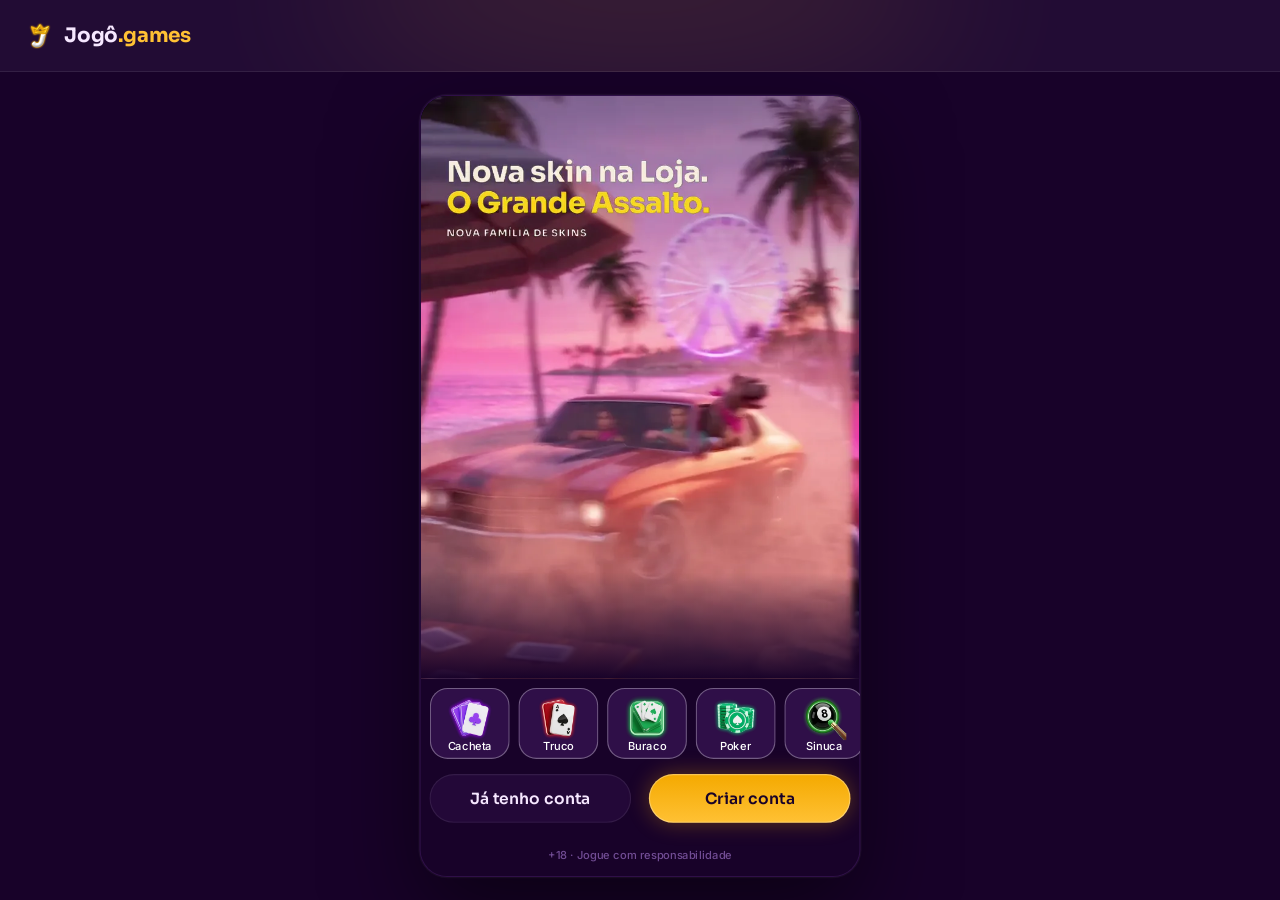
<file: index.html>
<!doctype html>
<html lang="pt-BR">
<head>
<meta charset="utf-8">
<meta name="viewport" content="width=device-width, initial-scale=1, viewport-fit=cover, user-scalable=no">
<meta name="robots" content="noindex, nofollow">
<meta name="theme-color" content="#141e2a">
<meta name="mobile-web-app-capable" content="yes">
<meta name="apple-mobile-web-app-capable" content="yes">
<meta name="apple-mobile-web-app-status-bar-style" content="black-translucent">
<title>Jogô.games · protótipo</title>
<link rel="icon" href="assets/ui/logo_icon.webp">
<link rel="preconnect" href="https://fonts.googleapis.com">
<link rel="preconnect" href="https://fonts.gstatic.com" crossorigin>
<link rel="stylesheet" href="https://fonts.googleapis.com/css2?family=Inter:wght@400;500;600;700&family=Sora:wght@600;700;800&display=swap">
<link rel="stylesheet" href="css/tokens.css?v=jogo-11261815">
<link rel="stylesheet" href="css/ui.css?v=jogo-11261815">
<link rel="stylesheet" href="css/screens.css?v=jogo-11261815">
<link rel="stylesheet" href="css/game.css?v=jogo-11261815">
<link rel="stylesheet" href="css/desk.css?v=jogo-11261815">
<link rel="stylesheet" href="css/missoes.css?v=jogo-11261815">
</head>
<body>
<svg width="0" height="0" style="position:absolute" aria-hidden="true">
  <defs><clipPath id="hexclip" clipPathUnits="objectBoundingBox"><path id="hexpath" d=""/></clipPath></defs>
  <symbol id="s-E" viewBox="0 0 16 20"><path d="M8 0C5 4 0 7.5 0 11.5C0 14 2 16 4.5 16C5.7 16 6.8 15.5 7.5 14.7C7.3 16.6 6.5 18.3 5 20H11C9.5 18.3 8.7 16.6 8.5 14.7C9.2 15.5 10.3 16 11.5 16C14 16 16 14 16 11.5C16 7.5 11 4 8 0Z"/></symbol>
  <symbol id="s-C" viewBox="0 0 20 18.4"><path d="M10 18.35L8.55 17.03C3.4 12.36 0 9.28 0 5.5C0 2.420 2.42 0 5.5 0C7.24 0 8.91 0.81 10 2.09C11.09 0.81 12.76 0 14.5 0C17.58 0 20 2.42 20 5.5C20 9.28 16.6 12.36 11.45 17.04L10 18.35Z"/></symbol>
  <symbol id="s-O" viewBox="0 0 15 20"><path d="M7.5 0L15 10L7.5 20L0 10L7.5 0Z"/></symbol>
  <symbol id="s-P" viewBox="0 0 18 18.5"><path d="M9 0C11.3 0 13.2 1.9 13.2 4.2C13.2 5 13 5.7 12.6 6.3C13 6.2 13.4 6.1 13.8 6.1C16.1 6.1 18 8 18 10.3C18 12.6 16.1 14.5 13.8 14.5C12.5 14.5 11.3 13.9 10.5 12.9C10.7 14.9 11.6 16.8 13.1 18.5H4.9C6.4 16.8 7.3 14.9 7.5 12.9C6.7 13.9 5.5 14.5 4.2 14.5C1.9 14.5 0 12.6 0 10.3C0 8 1.9 6.1 4.2 6.1C4.6 6.1 5 6.2 5.4 6.3C5 5.7 4.8 5 4.8 4.2C4.8 1.9 6.7 0 9 0Z"/></symbol>
  <symbol id="i-copy" viewBox="0 0 448 512"><path d="M208 0H332.1c12.7 0 24.9 5.1 33.9 14.1l67.9 67.9c9 9 14.1 21.2 14.1 33.9V336c0 26.5-21.5 48-48 48H208c-26.5 0-48-21.5-48-48V48c0-26.5 21.5-48 48-48zM48 128h80v64H64V448H256V416h64v48c0 26.5-21.5 48-48 48H48c-26.5 0-48-21.5-48-48V176c0-26.5 21.5-48 48-48z"/></symbol>
  <symbol id="i-share" viewBox="0 0 448 512"><path d="M352 224c53 0 96-43 96-96s-43-96-96-96s-96 43-96 96c0 4 .2 8 .7 11.9l-94.1 47C145.4 170.2 121.9 160 96 160c-53 0-96 43-96 96s43 96 96 96c25.9 0 49.4-10.2 66.6-26.9l94.1 47c-.5 3.9-.7 7.8-.7 11.9c0 53 43 96 96 96s96-43 96-96s-43-96-96-96c-25.9 0-49.4 10.2-66.6 26.9l-94.1-47c.5-3.9 .7-7.8 .7-11.9s-.2-8-.7-11.9l94.1-47C302.6 213.8 326.1 224 352 224z"/></symbol>
  <symbol id="i-wa" viewBox="0 0 448 512"><path d="M380.9 97.1C339 55.1 283.2 32 223.9 32c-122.4 0-222 99.6-222 222 0 39.1 10.2 77.3 29.6 111L0 480l117.7-30.9c32.4 17.7 68.9 27 106.1 27h.1c122.3 0 224.1-99.6 224.1-222 0-59.3-25.2-115-67.1-157zm-157 341.6c-33.2 0-65.7-8.9-94-25.7l-6.7-4-69.8 18.3L72 359.2l-4.4-7c-18.5-29.4-28.2-63.3-28.2-98.2 0-101.7 82.8-184.5 184.6-184.5 49.3 0 95.6 19.2 130.4 54.1 34.8 34.9 56.2 81.2 56.1 130.5 0 101.8-84.9 184.6-186.6 184.6zm101.2-138.2c-5.5-2.8-32.8-16.2-37.9-18-5.1-1.9-8.8-2.8-12.5 2.8-3.7 5.6-14.3 18-17.6 21.8-3.2 3.7-6.5 4.2-12 1.4-32.6-16.3-54-29.1-75.5-66-5.7-9.8 5.7-9.1 16.3-30.3 1.8-3.7.9-6.9-.5-9.7-1.4-2.8-12.5-30.1-17.1-41.2-4.5-10.8-9.1-9.3-12.5-9.5-3.2-.2-6.9-.2-10.6-.2-3.7 0-9.7 1.4-14.8 6.9-5.1 5.6-19.4 19-19.4 46.3 0 27.3 19.9 53.7 22.6 57.4 2.8 3.7 39.1 59.7 94.8 83.8 35.2 15.2 49 16.5 66.6 13.9 10.7-1.6 32.8-13.4 37.4-26.4 4.6-13 4.6-24.1 3.2-26.4-1.3-2.5-5-3.9-10.5-6.6z"/></symbol>
  <symbol id="i-pen" viewBox="0 0 512 512"><path d="M362.7 19.3L314.3 67.7 444.3 197.7l48.4-48.4c25-25 25-65.5 0-90.5L453.3 19.3c-25-25-65.5-25-90.5 0zm-71 71L58.6 323.5c-10.4 10.4-18 23.3-22.2 37.4L1 481.2C-1.5 489.7 .8 498.8 7 505s15.3 8.5 23.7 6.1l120.3-35.4c14.1-4.2 27-11.8 37.4-22.2L421.7 220.3 291.7 90.3z"/></symbol>
  <symbol id="i-plus" viewBox="0 0 448 512"><path d="M256 80c0-17.7-14.3-32-32-32s-32 14.3-32 32v144H48c-17.7 0-32 14.3-32 32s14.3 32 32 32h144v144c0 17.7 14.3 32 32 32s32-14.3 32-32V288h144c17.7 0 32-14.3 32-32s-14.3-32-32-32H256V80z"/></symbol>
  <symbol id="i-chev-l" viewBox="0 0 320 512"><path d="M9.4 233.4c-12.5 12.5-12.5 32.8 0 45.3l192 192c12.5 12.5 32.8 12.5 45.3 0s12.5-32.8 0-45.3L77.3 256 246.6 86.6c12.5-12.5 12.5-32.8 0-45.3s-32.8-12.5-45.3 0l-192 192z"/></symbol>
  <symbol id="i-chev-r" viewBox="0 0 320 512"><path d="M310.6 233.4c12.5 12.5 12.5 32.8 0 45.3l-192 192c-12.5 12.5-32.8 12.5-45.3 0s-12.5-32.8 0-45.3L242.7 256 73.4 86.6c-12.5-12.5-12.5-32.8 0-45.3s32.8-12.5 45.3 0l192 192z"/></symbol>
  <symbol id="i-chev-l-light" viewBox="0 0 320 512"><path d="M20.7 267.3c-6.2-6.2-6.2-16.4 0-22.6l192-192c6.2-6.2 16.4-6.2 22.6 0s6.2 16.4 0 22.6L54.6 256 235.3 436.7c6.2 6.2 6.2 16.4 0 22.6s-16.4 6.2-22.6 0l-192-192z"/></symbol>
  <symbol id="i-chev-r-light" viewBox="0 0 320 512"><path d="M299.3 244.7c6.2 6.2 6.2 16.4 0 22.6l-192 192c-6.2 6.2-16.4 6.2-22.6 0s-6.2-16.4 0-22.6L265.4 256 84.7 75.3c-6.2-6.2-6.2-16.4 0-22.6s16.4-6.2 22.6 0l192 192z"/></symbol>
  <symbol id="i-x" viewBox="0 0 384 512"><path d="M324.5 411.1c6.2 6.2 16.4 6.2 22.6 0s6.2-16.4 0-22.6L214.6 256 347.1 123.5c6.2-6.2 6.2-16.4 0-22.6s-16.4-6.2-22.6 0L192 233.4 59.5 100.9c-6.2-6.2-16.4-6.2-22.6 0s-6.2 16.4 0 22.6L169.4 256 36.9 388.5c-6.2 6.2-6.2 16.4 0 22.6s16.4 6.2 22.6 0L192 278.6 324.5 411.1z"/></symbol>
  <symbol id="i-search" viewBox="0 0 512 512"><path d="M384 208A176 176 0 1 0 32 208a176 176 0 1 0 352 0zM343.3 366C307 397.2 259.7 416 208 416C93.1 416 0 322.9 0 208S93.1 0 208 0S416 93.1 416 208c0 51.7-18.8 99-50 135.3L507.3 484.7c6.2 6.2 6.2 16.4 0 22.6s-16.4 6.2-22.6 0L343.3 366z"/></symbol>
  <symbol id="i-check" viewBox="0 0 512 512"><path d="M256 512A256 256 0 1 0 256 0a256 256 0 1 0 0 512zM369 209L241 337c-9.4 9.4-24.6 9.4-33.9 0l-64-64c-9.4-9.4-9.4-24.6 0-33.9s24.6-9.4 33.9 0l47 47L335 175c9.4-9.4 24.6-9.4 33.9 0s9.4 24.6 0 33.9z"/></symbol>
  <symbol id="i-eye" viewBox="0 0 576 512"><path d="M288 32c-80.8 0-145.5 36.8-192.6 80.6C48.6 156 17.3 208 2.5 243.7c-3.3 7.9-3.3 16.7 0 24.6C17.3 304 48.6 356 95.4 399.4C142.5 443.2 207.2 480 288 480s145.5-36.8 192.6-80.6c46.8-43.5 78.1-95.4 93-131.1c3.3-7.9 3.3-16.7 0-24.6c-14.9-35.7-46.2-87.7-93-131.1C433.5 68.8 368.8 32 288 32zM144 256a144 144 0 1 1 288 0 144 144 0 1 1 -288 0zm144-64c0 35.3-28.7 64-64 64c-7.1 0-13.9-1.2-20.3-3.3c-5.5-1.8-11.9 1.6-11.7 7.4c.3 6.9 1.3 13.8 3.2 20.7c13.7 51.2 66.4 81.6 117.6 67.9s81.6-66.4 67.9-117.6c-11.1-41.5-47.8-69.4-88.6-71.1c-5.8-.2-9.2 6.1-7.4 11.7c2.1 6.4 3.3 13.2 3.3 20.3z"/></symbol>
  <symbol id="i-send" viewBox="0 0 512 512"><path d="M498.1 5.6c10.1 7 15.4 19.1 13.5 31.2l-64 416c-1.5 9.7-7.4 18.2-16 23s-18.9 5.4-28 1.6L284 427.7l-68.5 74.1c-8.9 9.7-22.9 12.9-35.2 8.1S160 493.2 160 480V396.4c0-4 1.5-7.8 4.2-10.7L331.8 202.8c5.8-6.3 5.6-16-.4-22s-15.7-6.4-22-.7L106 360.8 17.7 316.6C7.1 311.3 .3 300.7 0 288.9s5.9-22.8 16.1-28.7l448-256c10.7-6.1 23.9-5.5 34 1.4z"/></symbol>
  <symbol id="i-star" viewBox="0 0 576 512"><path d="M316.9 18C311.6 7 300.4 0 288.1 0s-23.4 7-28.8 18L195 150.3 51.4 171.5c-12 1.8-22 10.2-25.7 21.7s-.7 24.2 7.9 32.7L137.8 329 113.2 474.7c-2 12 3 24.2 12.9 31.3s23 8 33.8 2.3l128.3-68.5 128.3 68.5c10.8 5.7 23.9 4.9 33.8-2.3s14.9-19.3 12.9-31.3L438.5 329 542.7 225.9c8.6-8.5 11.7-21.2 7.9-32.7s-13.7-19.9-25.7-21.7L381.2 150.3 316.9 18z"/></symbol>
  <symbol id="i-star-o" viewBox="0 0 576 512"><path d="M287.9 0c9.2 0 17.6 5.2 21.6 13.5l68.6 141.3 153.2 22.6c9 1.3 16.5 7.6 19.3 16.3s.5 18.1-5.9 24.5L433.6 328.4l26.2 155.6c1.5 9-2.2 18.1-9.7 23.5s-17.3 6-25.3 1.7l-137-73.2L151 509.1c-8.1 4.3-17.9 3.7-25.3-1.7s-11.2-14.5-9.7-23.5l26.2-155.6L31.1 218.2c-6.5-6.4-8.7-15.9-5.9-24.5s10.3-14.9 19.3-16.3l153.2-22.6L266.3 13.5C270.4 5.2 278.7 0 287.9 0zm0 79L235.4 187.2c-3.5 7.1-10.2 12.1-18.1 13.3L99 217.9 184.9 303c5.5 5.5 8.1 13.3 6.8 21L171.4 443.7l105.2-56.2c7.1-3.8 15.6-3.7 22.6 0l105.2 56.2L384.2 324.1c-1.3-7.7 1.2-15.5 6.8-21l85.9-85.1L358.6 200.5c-7.8-1.2-14.6-6.1-18.1-13.3L287.9 79z"/></symbol>
</svg>

<!-- desktop (js/desk.js): header largo, menu e chat ao vivo em volta da coluna 9:16 -->
<header class="dkh" id="dkh"></header>
<aside class="dkl" id="dkl" aria-label="Menu"></aside>
<aside class="dkr" id="dkr" aria-label="Chat ao vivo"></aside>

<div class="stage-wrap"><div class="phone" id="phone">
  <div class="status" aria-hidden="true"><span>9:41</span><span class="island"></span>
    <span class="icons"><svg width="18" height="12" viewBox="0 0 18 12" fill="#fff"><rect x="0" y="8" width="3" height="4" rx="1"/><rect x="5" y="5.5" width="3" height="6.5" rx="1"/><rect x="10" y="3" width="3" height="9" rx="1"/><rect x="15" y="0" width="3" height="12" rx="1"/></svg><svg width="16" height="12" viewBox="0 0 16 12" fill="#fff"><path d="M8 2.2c2.3 0 4.4.9 6 2.4l1.1-1.1A10 10 0 0 0 8 .6 10 10 0 0 0 .9 3.5L2 4.6a8.4 8.4 0 0 1 6-2.4zm0 3.3c1.4 0 2.7.5 3.7 1.4l1.1-1.1A7 7 0 0 0 8 3.9a7 7 0 0 0-4.8 1.9l1.1 1.1c1-.9 2.3-1.4 3.7-1.4zm0 3.3c.6 0 1.1.2 1.5.6L8 11 6.5 9.4c.4-.4.9-.6 1.5-.6z"/></svg><svg width="27" height="13" viewBox="0 0 27 13" fill="none"><rect x=".5" y=".5" width="23" height="12" rx="3.5" stroke="#fff" opacity=".4"/><rect x="2" y="2" width="20" height="9" rx="2" fill="#fff"/><rect x="25" y="4.5" width="1.6" height="4" rx=".8" fill="#fff" opacity=".4"/></svg></span>
  </div>
  <div class="app" id="app">
    <!-- telas do app (renderizadas pelo js/screens.js) -->
    <section class="scr" id="view"></section>

    <!-- tela de jogo: os motores (js/games.js) desenham dentro dela -->
    <section class="scr game-scr" id="scr-game" hidden>
      <header class="hud" id="hud"></header>
      <div class="jogo" id="jogo"><div class="board" id="board"></div></div>
      <nav class="mnav" id="mnav">
        <button data-g="voltar"><span class="back"><svg><use href="#i-chev-l-light"/></svg></span><span>Voltar</span></button>
        <button data-g="chat"><img class="ic" src="assets/icons/chat.webp" alt=""><span>Chat</span></button>
        <button data-g="mesa"><img class="ic" src="assets/icons/friends.webp" alt=""><span>Mesa</span></button>
        <button data-g="voz"><img class="ic" id="micIco" src="assets/icons/microphone-off.webp" alt=""><span>Voz</span></button>
        <button data-g="ajustes"><img class="ic" src="assets/icons/gear.webp" alt=""><span>Ajustes</span></button>
      </nav>
    </section>

    <div class="toast" id="toast"><span class="hint-pill" id="toastTxt"></span></div>
    <div id="sheet"></div>
    <div id="overlay"></div>
  </div>
</div></div>

<script src="js/core.js?v=jogo-11261815"></script>
<script src="js/ui.js?v=jogo-11261815"></script>
<script src="js/screens.js?v=jogo-11261815"></script>
<script src="js/loja.js?v=jogo-11261815"></script>
<script src="js/social.js?v=jogo-11261815"></script>
<script src="js/torneios.js?v=jogo-11261815"></script>
<script src="js/sala.js?v=jogo-11261815"></script>
<script src="js/missoes.js?v=jogo-11261815"></script>
<script src="js/games.js?v=jogo-11261815"></script>
<script src="js/sinuca.js?v=jogo-11261815"></script>
<script src="js/desk.js?v=jogo-11261815"></script>
<script src="js/boot.js?v=jogo-11261815"></script>
</body>
</html>
</file>
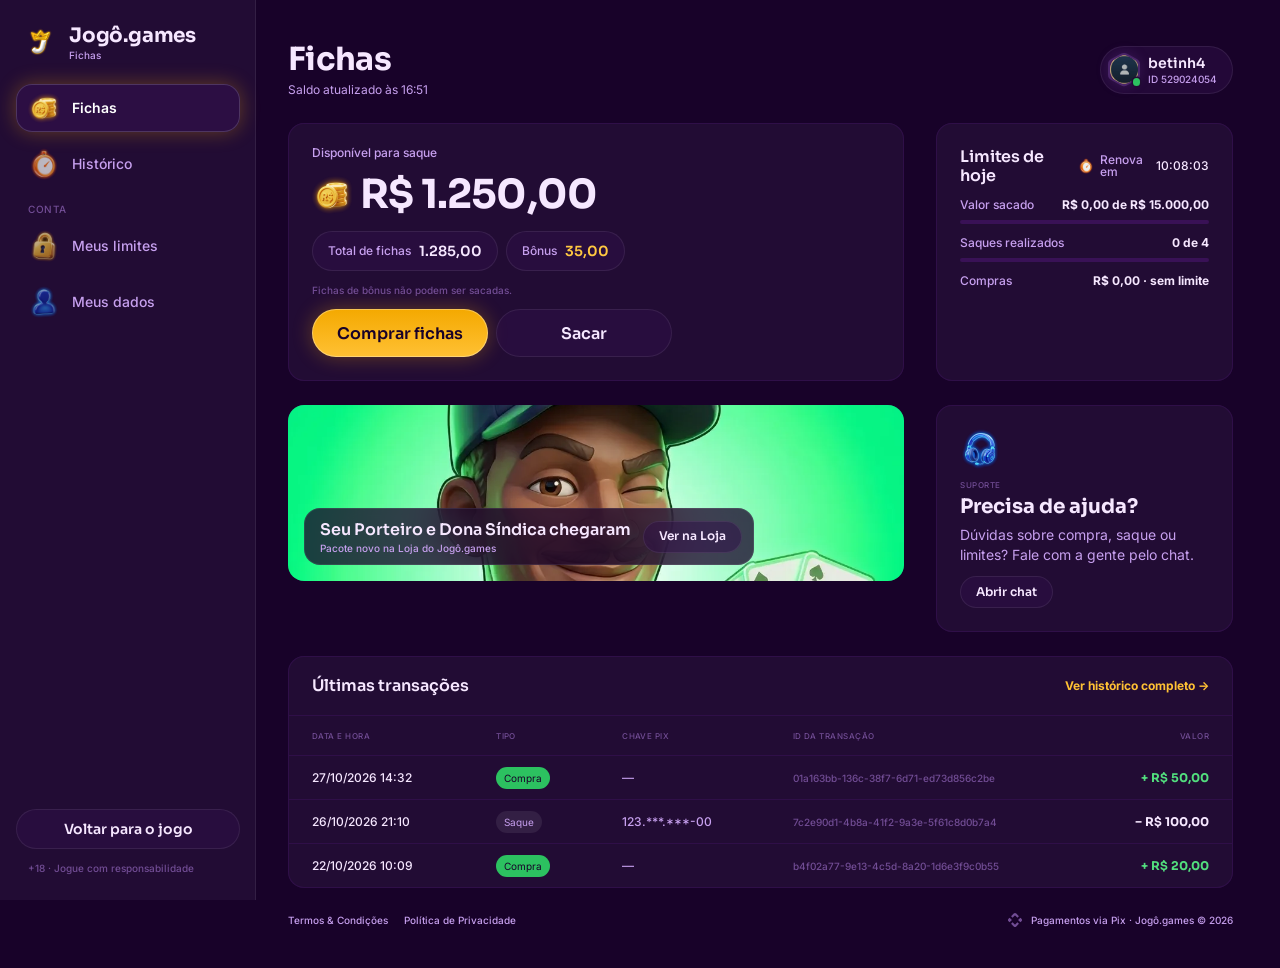
<file: fichas/index.html>
<!doctype html>
<html lang="pt-BR">
<head>
<meta charset="utf-8">
<meta name="viewport" content="width=device-width, initial-scale=1, viewport-fit=cover">
<meta name="robots" content="noindex, nofollow">
<meta name="theme-color" content="#180229">
<title>Fichas · Jogô.games</title>
<link rel="icon" href="../assets/ui/logo_icon.webp">
<link rel="preconnect" href="https://fonts.googleapis.com">
<link rel="preconnect" href="https://fonts.gstatic.com" crossorigin>
<link rel="stylesheet" href="https://fonts.googleapis.com/css2?family=Inter:wght@400;500;600;700&family=Sora:wght@600;700;800&display=swap">
<link rel="stylesheet" href="../css/tokens.css?v=20261119a">
<link rel="stylesheet" href="../css/ui.css?v=20261119a">
<link rel="stylesheet" href="fichas.css?v=20261119a">
</head>
<body>
<svg width="0" height="0" style="position:absolute" aria-hidden="true">
  <defs><clipPath id="hexclip" clipPathUnits="objectBoundingBox"><path id="hexpath" d=""/></clipPath></defs>
  <symbol id="i-chev-l-light" viewBox="0 0 320 512"><path d="M20.7 267.3c-6.2-6.2-6.2-16.4 0-22.6l192-192c6.2-6.2 16.4-6.2 22.6 0s6.2 16.4 0 22.6L54.6 256 235.3 436.7c6.2 6.2 6.2 16.4 0 22.6s-16.4 6.2-22.6 0l-192-192z"/></symbol>
  <symbol id="i-x" viewBox="0 0 384 512"><path d="M324.5 411.1c6.2 6.2 16.4 6.2 22.6 0s6.2-16.4 0-22.6L214.6 256 347.1 123.5c6.2-6.2 6.2-16.4 0-22.6s-16.4-6.2-22.6 0L192 233.4 59.5 100.9c-6.2-6.2-16.4-6.2-22.6 0s-6.2 16.4 0 22.6L169.4 256 36.9 388.5c-6.2 6.2-6.2 16.4 0 22.6s16.4 6.2 22.6 0L192 278.6 324.5 411.1z"/></symbol>
  <symbol id="i-check" viewBox="0 0 448 512"><path d="M438.6 105.4c12.5 12.5 12.5 32.8 0 45.3l-256 256c-12.5 12.5-32.8 12.5-45.3 0l-128-128c-12.5-12.5-12.5-32.8 0-45.3s32.8-12.5 45.3 0L160 338.7 393.4 105.4c12.5-12.5 32.8-12.5 45.3 0z"/></symbol>
  <symbol id="i-copy" viewBox="0 0 448 512"><path d="M208 0H332.1c12.7 0 24.9 5.1 33.9 14.1l67.9 67.9c9 9 14.1 21.2 14.1 33.9V336c0 26.5-21.5 48-48 48H208c-26.5 0-48-21.5-48-48V48c0-26.5 21.5-48 48-48zM48 128h80v64H64V448H256V416h64v48c0 26.5-21.5 48-48 48H48c-26.5 0-48-21.5-48-48V176c0-26.5 21.5-48 48-48z"/></symbol>
  <symbol id="i-pix" viewBox="0 0 24 24"><path d="M6.1 6.3 10.1 2.3a2.7 2.7 0 0 1 3.8 0l4 4-2.3 2.3-2.9-2.9a1 1 0 0 0-1.4 0L8.4 8.6 6.1 6.3zm11.8 11.4-4 4a2.7 2.7 0 0 1-3.8 0l-4-4 2.3-2.3 2.9 2.9a1 1 0 0 0 1.4 0l2.9-2.9 2.3 2.3zM2.3 10.1l1.6-1.6L7.4 12l-3.5 3.5-1.6-1.6a2.7 2.7 0 0 1 0-3.8zm19.4 0a2.7 2.7 0 0 1 0 3.8l-1.6 1.6-3.5-3.5 3.5-3.5 1.6 1.6z"/></symbol>
</svg>

<div class="fx">
  <aside class="side" id="side" aria-label="Menu"></aside>
  <div class="main">
    <header class="mtop" id="mtop"></header>
    <main class="page" id="page"></main>
    <footer class="foot" id="foot"></footer>
  </div>
</div>
<div class="veil" id="veil" hidden><section class="drawer" id="drawer" role="dialog" aria-modal="true"></section></div>
<div class="toast" id="toast"><span class="hint-pill" id="toastTxt"></span></div>

<script src="fichas.js?v=20261119a"></script>
</body>
</html>
</file>
<file: css/tokens.css>
/* Jogô.games · tokens do DS EstrelaGames (Rjx31bgpOt4m1U8DVKyWtd · modo Jogô.games), valores resolvidos 1:1 */
:root{
  color-scheme: dark;
  /* background */
  --bg-default:#180229; --bg-subtle:#220c34; --bg-strong:#2f0f48; --bg-raised:#391156; --bg-inset:#010101; --bg-highlight:#ffffff14; --bg-chrome:#220c34; --bg-divider:#391156; --bg-band:#00000052;
  --bga-default-50:#18022980; --bga-default-75:#180229bf; --bga-subtle-50:#220c3480; --bga-subtle-75:#220c34bf;
  --bga-strong-25:#2f0f4840; --bga-strong-50:#2f0f4880; --bga-strong-75:#2f0f48bf;
  --bga-secondary-16:#ffc13429; --bga-secondary-32:#ffc13452; --bga-accent-12:#ffc8411f;
  /* border */
  --border-muted:#ffffff14; --border-default:#2f0f48; --border-strong:#4a256a; --border-focus:#f4a900;
  --border-hl-top:#ffffff29; --border-gold-top:#ffe4b8e5; --border-gold-bottom:#f4a9005c;
  /* text */
  --text-default:#f6e7ff; --text-muted:#c7a0ef; --text-link:#ffc134; --text-subtle:#724d95; --text-disabled:#583379;
  --text-brand:#ffc134; --text-success:#52de7e; --text-error:#ff6b6e; --text-prize:#ffc841;
  --text-on-color:#ffffff; --text-on-color-muted:#ffffffd9; --text-on-color-subtle:#ffffffb2; --text-on-light:#180229;
  /* system */
  --sys-info:#ffb403; --sys-success:#2cc160; --sys-success-strong:#8cf0a9; --sys-warning:#ffbe2e; --sys-error:#ef4452;
  --sysa-success-25:#2cc16040; --sysa-error-25:#ef445240; --sysa-info-25:#3b74f540;
  --notification-error:#ef4452;
  /* effects */
  --hl-subtle:#ffffff29; --hl:#ffffff52; --hl-strong:#ffffff7a;
  --shadow-faint:#0000001f; --shadow-subtle:#0000003d; --shadow:#00000066; --shadow-strong:#00000080;
  --glow-info:#f4a90052; --glow-accent:#ffbe2e52; --glow-success:#52de7ea3; --glow-gold:#ffc13452; --glow-blue:#ffc134; --glow-red:#ff6b6e;
  /* surfaces */
  --surface-card-top:#220c34; --surface-card-bottom:#180229; --surface-elevated-top:#391156; --surface-elevated-bottom:#220c34;
  /* buttons */
  --btn-primary-top:#f4a900; --btn-primary-bg:#8c6622; --btn-secondary-border:#ffb403;
  --btn-disabled-top:#391156; --btn-disabled-bg:#391156; --btn-disabled-text:#583379;
  /* tabs */
  --tab-default-text:#c7a0ef; --tab-container:#2f0f48; --input-border:#2f0f48;
  --tab-padrao:#f4a900; --tab-padrao-tint:#f4a9003d; --tab-rosa:#e93d82; --tab-rosa-tint:#e93d823d;
  /* games */
  --game-truco:#e5484d; --game-paulista:#3b74f5; --game-cacheta:#8752f2; --game-tranca:#2cc160; --game-buraco:#1f9a4a;
  --game-poker:#0fa968; --game-sinuca:#2fa35a; --game-todos:#ffb403; --game-domino:#14b8a6; --game-dama:#f76b15; --game-xadrez:#5b6cff;
  --game-paulista-tint:#3b74f53d; --game-truco-tint:#e5484d3d; --game-cacheta-tint:#8752f23d; --game-buraco-tint:#1f9a4a3d; --game-poker-tint:#0fa9683d; --game-sinuca-tint:#2fa35a3d;
  /* crew */
  --crew-engenheiro:#4fb3ff; --crew-comandante:#f5c542; --crew-piloto:#ff5a36; --crew-navegador:#e86bff; --crew-explorador:#4dffb8;
  --crew-bar:#ff9f43; --crew-reis:#34d399; --crew-nobru:#3d8bff; --crew-inhui:#ff4fb0;
  /* famílias da página Skins (mesma cor da chamada do Truco) */
  --crew-laje:#ff7f50; --crew-portaria:#3ddc84; --crew-live:#b45cff; --crew-feira:#ffa62b; --crew-navalha:#ff4fb0; --crew-varzea:#5be37d; --crew-oficina:#3db8ff; --crew-posto:#ff3b4a; --crew-fliper:#a45cff; --crew-grau:#4fa3ff; --crew-palpite:#f2b233; --crew-assalto:#ff4fa3;
  /* stake / table */
  --stake-padrao-top:#5a3e05; --stake-padrao-bottom:#2e2008; --stake-iniciante-top:#1f9a4a; --stake-iniciante-bottom:#1f502c;
  --table-card-top:#1f5a4a; --table-card-bottom:#0f2e2a; --table-stake:#ffc841;
  --plus-bg:#52de7e; --plus-icon:#180229;
  --btn-success-top:#52de7e; --btn-success-bg:#1f9a4a; /* DS button-glass ☰ Type=Success (Comprar) */
  /* cards */
  --card-face:#ffffff; --card-border:#9ea2a4; --suit-red:#c72c3d; --suit-black:#141922; --back-top:#6e5019; --back-bottom:#3f2700;
  /* seat timer */
  --seat-timer-track:#ffffff1f; --seat-timer:#ffb403;
  /* type */
  --f-display:"Sora", "Inter", system-ui, sans-serif;
  --f-ui:"Inter", system-ui, -apple-system, sans-serif;
  --f-call:"Industry", "Sora", sans-serif;
  /* marca · Jogô.games (sobrescreve) */
  --back-top:#4a256a; --back-bottom:#2f0f48; --btn-primary-text:#180229; --btn-primary-bg:#ffc134;
}
/* estilos de texto do DS */
.t-d3xl{font:700 64px/1.2 var(--f-display);letter-spacing:-.02em}
.t-d2xl{font:700 48px/1.2 var(--f-display);letter-spacing:-.02em}
.t-dxl{font:700 40px/1.2 var(--f-display);letter-spacing:-.02em}
.t-dl{font:700 32px/1.2 var(--f-display);letter-spacing:-.02em}
.t-dm{font:700 24px/1.2 var(--f-display);letter-spacing:-.01em}
.t-ds{font:700 20px/1.2 var(--f-display);letter-spacing:-.01em}
.t-dxs{font:600 16px/1.2 var(--f-display)}
.t-d2xs{font:600 14px/1.2 var(--f-display)}
.t-d3xs{font:600 12px/1.2 var(--f-display)}
.t-hm{font:700 20px/1.2 var(--f-ui)}
.t-ll{font:500 16px/1 var(--f-ui)} .t-lm{font:500 14px/1 var(--f-ui)} .t-ls{font:500 12px/1 var(--f-ui)} .t-lxs{font:500 10px/1 var(--f-ui)} .t-l2xs{font:500 8px/1 var(--f-ui)}
.t-link{font:700 12px/1.5 var(--f-ui)}
.t-p2xl{font:400 20px/1.5 var(--f-ui)} .t-pm{font:400 14px/1.5 var(--f-ui)} .t-ps{font:400 12px/1.5 var(--f-ui)}
</file>
<file: css/ui.css>
/* EstrelaGames · base + componentes do DS (Apple Gamer Style · Glass). Medidas 1:1 com o Figma (frame 375). */
*{box-sizing:border-box}
html,body{height:100%;margin:0}
body{background:#05080c;color:var(--text-default);font-family:var(--f-ui);-webkit-font-smoothing:antialiased;overflow:hidden;-webkit-text-size-adjust:100%}
button{font:inherit;color:inherit;border:0;background:none;padding:0;margin:0;cursor:pointer;-webkit-tap-highlight-color:transparent;text-align:inherit}
button:focus-visible,[role="button"]:focus-visible{outline:2px solid var(--border-focus);outline-offset:2px}
/* cards clicáveis são div[role=button]: o WebKit (iPhone) não estica os filhos de um <button> com flex */
[role="button"]{cursor:pointer;-webkit-tap-highlight-color:transparent;-webkit-user-select:none;user-select:none;outline:0}
input{font:inherit;color:inherit;border:0;background:none;outline:0;padding:0;margin:0;min-width:0}
img,video{display:block;max-width:100%;user-select:none;-webkit-user-drag:none}
video::-webkit-media-controls,video::-webkit-media-controls-start-playback-button,video::-webkit-media-controls-overlay-play-button{display:none!important;-webkit-appearance:none} /* sem botão de play: os vídeos são fundo */
svg{display:block}
[hidden]{display:none!important}
.ic{flex:none;object-fit:contain;pointer-events:none}

/* ---------- aparelho ---------- */
.stage-wrap{position:fixed;inset:0;display:flex;align-items:center;justify-content:center}
.phone{position:relative;width:375px;height:812px;background:var(--bg-subtle);overflow:hidden;border-radius:48px;box-shadow:0 0 0 10px #0c1016,0 0 0 11px #2a3340,0 40px 80px rgba(0,0,0,.6);transform-origin:center;display:flex;flex-direction:column}
.status{position:relative;flex:none;height:44px;display:flex;align-items:center;justify-content:space-between;padding:0 26px 0 32px;font:600 15px/1 var(--f-ui);background:var(--bg-subtle);z-index:60;pointer-events:none}
.status .island{position:absolute;left:50%;top:10px;width:118px;height:32px;margin-left:-59px;border-radius:20px;background:#000}
.status .icons{display:flex;gap:6px;align-items:center}
.app{position:relative;flex:1;min-height:0;overflow:hidden}
@media (max-width:520px){
  .phone{width:100vw;height:100vh;height:100dvh;border-radius:0;box-shadow:none;transform:none!important}
  .status{display:none}
  .app{padding-top:env(safe-area-inset-top,0px)}
}
.scr{position:absolute;inset:0;display:flex;flex-direction:column;background:var(--bg-subtle);overflow:hidden}
.app>.scr{top:env(safe-area-inset-top,0px)}
@media (min-width:521px){.app>.scr{top:0}}
.scroll{flex:1;min-height:0;overflow-y:auto;overflow-x:hidden;-webkit-overflow-scrolling:touch;scrollbar-width:none;overscroll-behavior:contain}
.scroll::-webkit-scrollbar,.hscroll::-webkit-scrollbar{display:none}
/* linha com rolagem lateral: sem clip, sangra até a borda da tela (regra Oct 26) */
.hscroll{display:flex;overflow-x:auto;overflow-y:visible;scrollbar-width:none;margin:0 -8px;padding:0 8px;scroll-padding:0 8px;-webkit-overflow-scrolling:touch}

/* ---------- ícones 3D ---------- */
.i16{width:16px;height:16px}.i20{width:20px;height:20px}.i24{width:24px;height:24px}.i28{width:28px;height:28px}.i32{width:32px;height:32px}.i36{width:36px;height:36px}.i40{width:40px;height:40px}.i48{width:48px;height:48px}

/* ---------- header-game (Mobile · Glass) ---------- */
.hdr{position:relative;flex:none;height:64px;display:flex;align-items:center;gap:4px;padding:8px 12px;background:var(--bg-subtle);overflow:hidden;z-index:20}
.hdr::before{content:"";position:absolute;left:48px;top:-70px;width:280px;height:140px;border-radius:50%;background:var(--glow-blue);filter:blur(60px);opacity:.15;pointer-events:none}
.hdr .side{position:relative;flex:1;min-width:0;display:flex;align-items:center;gap:4px}
.hdr .logo{width:24px;height:36px;display:grid;place-items:center;flex:none}
.hdr .logo img{width:25px;height:24px}
.cpill{flex:1;min-width:0;height:34px;display:flex;align-items:center;gap:2px;padding:4px;border-radius:999px;background:linear-gradient(90deg,#52de7e1a,#2f0f4806),var(--bga-strong-50);box-shadow:inset 0 0 0 1px var(--border-muted);overflow:hidden}
.cpill.bonus{padding:4px 8px 4px 4px;background:linear-gradient(90deg,#2f0f4806,#ffc8411a),var(--bga-strong-50)}
.cpill .ic{width:24px;height:24px}
.cpill .t{flex:1;min-width:0;display:flex;flex-direction:column;gap:2px;text-align:left}
.cpill .t small{font:500 8px/1 var(--f-ui);color:var(--text-muted)}
.cpill .t b{font:700 12px/10px var(--f-ui);color:var(--text-default);white-space:nowrap;overflow:hidden;text-overflow:ellipsis}
.cpill.bonus .t b{color:var(--text-prize)}
.cpill .plus{width:20px;height:20px;border-radius:10px;background:var(--plus-bg);display:grid;place-items:center;flex:none}
.cpill .plus svg{width:12px;height:12px;fill:var(--plus-icon)}
/* saldo com seta: abre o dropdown (DS header-game ◉ Expanded) */
.cpill .chev{width:20px;height:20px;display:grid;place-items:center;flex:none}
.cpill .chev svg{width:10px;height:10px;fill:var(--text-muted);transform:rotate(90deg);transition:transform .2s}
.cpill.open{box-shadow:inset 0 0 0 1px var(--border-strong)} .cpill.open .chev svg{transform:rotate(-90deg)}
.hdr .hbuy{flex:1;min-width:0}
/* dropdown do saldo (DS balance-panel) · celular: preso embaixo do header */
.baldrop{position:absolute;left:0;right:0;top:64px;bottom:0;z-index:45;background:var(--bga-default-75);animation:fade .15s both}
.balp{display:flex;flex-direction:column;gap:16px;max-height:100%;overflow:auto;padding:16px 16px 24px;background:var(--bg-subtle);border-radius:0 0 24px 24px;box-shadow:inset 0 -1px 0 var(--hl-subtle),0 16px 40px rgba(0,0,0,.4);animation:balIn .22s cubic-bezier(.2,.8,.2,1) both}
@keyframes balIn{from{transform:translateY(-12px);opacity:0}}
.balp .top{display:flex;justify-content:space-between;align-items:center}
.balp .top small{font:500 12px/1.2 var(--f-ui);color:var(--text-muted)}
.balp .tv{display:flex;align-items:center;gap:4px}
.balp .eye,.balp .x{display:grid;place-items:center;width:28px;height:28px}
.balp .eye svg{width:20px;height:20px;fill:var(--text-muted)}
.balp .x svg{width:12px;height:12px;fill:var(--text-muted);transform:rotate(-90deg)}
.balp .rows{display:flex;flex-direction:column;gap:12px}
.balp .kv{display:flex;justify-content:space-between;gap:12px;font:400 14px/1.4 var(--f-ui);color:var(--text-muted)}
.balp .kv b{font-weight:400;color:var(--text-default);font-variant-numeric:tabular-nums;text-align:right}
.balp hr{border:0;height:1px;background:var(--border-muted);margin:0}
.balp .acts{display:flex;gap:12px} .balp .acts .btn{flex:1}
/* Bônus Fidelidade (DS _loyalty-bonus): Resgatar quando tem valor · Juntando com a seta que abre as regras */
.fid{display:flex;flex-direction:column;gap:12px;padding:8px 12px 8px 8px;border-radius:24px;background:var(--bga-strong-50);box-shadow:inset 0 0 0 1px var(--border-muted)}
.fid.ready{flex-direction:row;align-items:center;gap:8px}
.fid .ic{width:28px;height:28px;flex:none}
.fid .t{flex:1;min-width:0;display:flex;flex-direction:column;gap:2px;text-align:left}
.fid .t b{font:400 14px/1.3 var(--f-ui);color:var(--text-default)}
.fid .t small{font:500 10px/1.2 var(--f-ui);color:var(--text-muted)}
.fid .v{font:400 14px/1 var(--f-ui);font-variant-numeric:tabular-nums}
.fid .row{display:flex;align-items:center;gap:8px;width:100%}
.fid .chev{width:20px;height:20px;display:grid;place-items:center;flex:none}
.fid .chev svg{width:10px;height:10px;fill:var(--text-muted);transform:rotate(90deg);transition:transform .2s}
.fid.open{border-radius:16px;padding:8px 12px 12px 8px} .fid.open .chev svg{transform:rotate(-90deg)}
.fid .more{display:flex;flex-direction:column;gap:12px}
.fid .wk{display:flex;flex-direction:column;gap:4px;padding:12px;border-radius:12px;background:var(--bga-default-50);box-shadow:inset 0 0 0 1px var(--border-muted)}
.fid .wk small{font:500 12px/1.2 var(--f-ui);color:var(--text-muted)}
.fid .wk b{font:700 20px/1.2 var(--f-display);color:var(--text-prize);font-variant-numeric:tabular-nums}
.fid p{margin:0;font:400 12px/1.5 var(--f-ui);color:var(--text-muted)}
.fid .kv{font-size:12px}
.hbell{position:relative;width:36px;height:36px;border-radius:18px;background:var(--bga-strong-50);box-shadow:inset 0 0 0 1px var(--border-muted);display:grid;place-items:center;flex:none}
.hbell .ic{width:28px;height:28px}
.hbell i{position:absolute;left:28px;top:0;width:8px;height:8px;border-radius:50%;background:var(--notification-error)}
.hbell i[hidden]{display:none}

/* ---------- header-avatar (hexágono com borda da tripulação) ---------- */
.hav{position:relative;display:inline-block;flex:none;width:var(--w,44px);height:var(--h,48px)}
.hav .gl{position:absolute;left:-4.5%;top:0;width:109%;aspect-ratio:1;border-radius:50%;background:var(--cc);filter:blur(calc(var(--w,44px) * .16));opacity:.45;pointer-events:none}
.hav .hx{position:absolute;inset:0;-webkit-clip-path:url(#hexclip);clip-path:url(#hexclip);background:var(--cc)}
.hav .hx img{position:absolute;inset:2px;width:calc(100% - 4px);height:calc(100% - 4px);object-fit:cover;object-position:center top;-webkit-clip-path:url(#hexclip);clip-path:url(#hexclip);background:var(--bg-raised)}
.hav .on{position:absolute;left:77%;top:75%;width:23%;aspect-ratio:1;border-radius:50%;background:var(--sys-success);box-shadow:0 0 0 1.5px var(--bg-subtle)}
.hav.xs{--w:24px;--h:26px}.hav.s{--w:32px;--h:35px}.hav.m{--w:44px;--h:48px}.hav.l{--w:56px;--h:60px}
.hav.xs .hx img,.hav.s .hx img{inset:1.5px;width:calc(100% - 3px);height:calc(100% - 3px)}
.hav.empty{height:var(--w)}
.hav.empty .av0{position:absolute;inset:4.5%;width:91%;height:91%}
.hav.empty .add{position:absolute;left:63.6%;top:63.6%;width:27.3%;height:27.3%;border-radius:50%;background:var(--plus-bg);box-shadow:0 0 0 1.2px var(--bg-subtle);display:grid;place-items:center}
.hav.empty .add svg{width:58%;height:58%;fill:var(--plus-icon)}

/* ---------- avatar circular (avatar-estrela-games) ---------- */
.av{position:relative;display:inline-block;vertical-align:middle;flex:none;width:var(--s,48px);height:var(--s,48px);border-radius:50%;background:linear-gradient(180deg,var(--surface-elevated-top),var(--surface-elevated-bottom));box-shadow:inset 0 0 0 var(--bw,2px) #ffffff29}
.av img{position:absolute;inset:var(--bw,2px);width:calc(100% - 2*var(--bw,2px));height:calc(100% - 2*var(--bw,2px));border-radius:50%;object-fit:cover;object-position:center top}
.av.s{--s:32px;--bw:1px}.av.m{--s:48px;--bw:2px}.av.l{--s:80px;--bw:3px}.av.xl{--s:120px;--bw:4px}
.av .lvl{position:absolute;left:50%;bottom:-4px;transform:translateX(-50%);padding:1px 6px;border-radius:999px;background:var(--bg-raised);box-shadow:0 0 0 2px var(--bg-default);font:600 12px/14px var(--f-display);white-space:nowrap}
.av.empty .ph{position:absolute;inset:25%;width:50%;height:50%;fill:#ffffff52}
.av .addb{position:absolute;left:63.3%;top:63.3%;width:36.7%;height:36.7%;border-radius:50%;background:var(--plus-bg);display:grid;place-items:center;box-shadow:0 0 0 3px var(--bg-subtle)}
.av .addb svg{width:50%;height:50%;fill:#fff}

/* ---------- navbar-glass ---------- */
.nav{position:absolute;left:16px;right:16px;bottom:calc(12px + env(safe-area-inset-bottom,0px));height:64px;display:flex;align-items:stretch;padding:4px;border-radius:24px;background:var(--bga-strong-75);box-shadow:inset 0 0 0 1px var(--border-muted);-webkit-backdrop-filter:blur(24px);backdrop-filter:blur(24px);z-index:30}
.nav>button{position:relative;flex:1;min-width:0;display:flex;flex-direction:column;align-items:center;justify-content:center;border-radius:20px}
.nav>button .ic{width:32px;height:32px;opacity:.75}
.nav>button>span{font:500 10px/1 var(--f-ui);color:var(--text-subtle);white-space:nowrap}
.nav>button.on{flex:none;width:104px;justify-content:flex-end;gap:2px;padding-bottom:6px;background:var(--bga-secondary-16);box-shadow:inset 0 0 0 1px var(--hl-subtle),0 0 20px var(--glow-info)}
.nav>button.on .ic{position:absolute;left:28px;top:-14px;width:48px;height:48px;opacity:1}
.nav>button.on .lr{width:100%;display:flex;align-items:center;justify-content:space-between;padding:0 8px}
.nav>button.on .lr span{font:500 10px/1 var(--f-ui);color:var(--text-on-color)}
.nav .lr i{width:16px;height:16px;display:grid;place-items:center}
.nav .lr svg{width:10px;height:16px;fill:var(--text-on-color)}

/* ---------- game-block ---------- */
.gb{position:relative;flex:none;width:72px;height:64px;border-radius:16px;display:flex;flex-direction:column;align-items:center;justify-content:center;padding:4px 0;background:var(--tab-container);box-shadow:inset 0 0 0 1px var(--hl);font:500 10px/1 var(--f-ui);color:var(--text-on-color);white-space:nowrap}
.gb .ic{width:40px;height:40px}
.gb.on{justify-content:flex-end;padding:0 0 6px;background:var(--gc);box-shadow:0 4px 12px var(--gs,transparent)}
.gb.on .ic{position:absolute;left:50%;top:-12px;width:60px;height:60px;margin-left:-30px}
.gb .lk{position:absolute;right:4px;top:4px;width:14px;height:14px;opacity:.8}
.gb.on .lk{display:none}
.games-row{gap:8px;padding-top:12px;margin-top:-12px}
.games-row .gb{width:72px}

/* ---------- tabs ---------- */
.tabs{display:flex;gap:2px;height:44px;padding:4px;border-radius:12px;background:var(--bg-raised);box-shadow:inset 0 0 0 1px var(--input-border)}
.tabs>button{position:relative;flex:1;min-width:0;height:34px;border-radius:8px;display:flex;align-items:center;justify-content:center;padding:8px 16px;font:500 12px/1 var(--f-ui);color:var(--tab-default-text);white-space:nowrap}
.tabs>button.on{background:var(--tc-tint);font:700 12px/18px var(--f-ui);color:var(--text-default)}
.tabs>button.on::after{content:"";position:absolute;left:50%;bottom:0;width:24px;height:3px;margin-left:-12px;border-radius:2px;background:var(--tc);box-shadow:0 0 8px var(--tc)}
.tabs>button .lk{font:500 9px/1 var(--f-ui);margin-left:4px;opacity:.7}
.tabs{--tc:var(--tab-padrao);--tc-tint:var(--tab-padrao-tint)}
.tabs.t-azul{--tc:var(--game-paulista);--tc-tint:var(--game-paulista-tint)}
.tabs.t-vermelha{--tc:var(--game-truco);--tc-tint:var(--game-truco-tint)}
.tabs.t-roxa{--tc:var(--game-cacheta);--tc-tint:var(--game-cacheta-tint)}
.tabs.t-verde{--tc:var(--game-buraco);--tc-tint:var(--game-buraco-tint)}
.tabs.t-rosa{--tc:var(--tab-rosa);--tc-tint:var(--tab-rosa-tint)}

/* ---------- button-glass ---------- */
.btn{display:inline-flex;align-items:center;justify-content:center;gap:8px;white-space:nowrap;transition:transform .12s,filter .12s;flex:none}
.btn:active{transform:scale(.97)}
.btn.l{height:48px;padding:0 24px;border-radius:24px;font:600 16px/1.2 var(--f-display)}
.btn.m{height:40px;padding:0 20px;border-radius:20px;font:600 14px/1.2 var(--f-display)}
.btn.s{height:32px;padding:0 16px;border-radius:16px;font:600 12px/1.2 var(--f-display)}
.btn.xl{height:56px;padding:0 24px;border-radius:28px;font:600 16px/1.2 var(--f-display)}
.btn.m44{height:44px;border-radius:22px}
.btn.pri{background:linear-gradient(180deg,var(--btn-primary-top),var(--btn-primary-bg));box-shadow:inset 0 0 0 1px var(--hl),0 0 20px var(--glow-info);color:var(--btn-primary-text)}
.btn.sec{background:var(--bga-strong-50);box-shadow:inset 0 0 0 1px var(--border-muted);color:var(--text-default)}
.btn.ok{background:linear-gradient(180deg,var(--btn-success-top),var(--btn-success-bg));box-shadow:inset 0 0 0 1px var(--hl),0 0 20px var(--glow-success);color:#fff}
.btn:disabled,.btn.dis{background:var(--btn-disabled-bg);box-shadow:none;color:var(--btn-disabled-text);pointer-events:none}
.btn.danger-txt{background:none;box-shadow:none;color:var(--text-error);font:500 14px/1 var(--f-ui)}
.btn.fill{flex:1;min-width:0}
.btn.wide{width:100%}
.btn .ic{width:20px;height:20px}

/* ---------- button-icon ---------- */
.bicon{width:40px;height:40px;border-radius:20px;display:grid;place-items:center;flex:none;background:var(--bga-strong-50);box-shadow:inset 0 0 0 1px var(--border-muted)}
.bicon .ic{width:24px;height:24px}
.bicon.s{width:32px;height:32px;border-radius:16px}.bicon.s .ic{width:20px;height:20px}
.bicon svg{width:14px;height:14px;fill:var(--text-default)}
.bicon.s28{width:28px;height:28px;border-radius:14px}.bicon.s28 svg{width:16px;height:16px}

/* ---------- tag ---------- */
.tag{display:inline-flex;align-items:center;gap:4px;padding:2px 8px;border-radius:999px;font:400 12px/18px var(--f-ui);white-space:nowrap;flex:none}
.tag.neutral{background:#ffffff14;color:var(--text-muted)}
.tag.gold{padding:3px 8px;background:#ffc13429;color:#fff;box-shadow:inset 0 0 0 1px #ffe4b88c}
.tag.success{background:var(--sys-success);color:var(--bg-default)}
.tag.danger{background:var(--sys-error);color:var(--text-default)}
.tag.info{background:var(--sys-info);color:var(--text-default)}
.tag.live{background:var(--sys-error);color:var(--text-default)}
.tag.beginner{background:var(--game-buraco);color:var(--text-default)}

/* ---------- section-title ---------- */
.stitle{display:flex;align-items:center;justify-content:space-between;gap:16px}
.stitle .tx{flex:1;min-width:0;display:flex;flex-direction:column;gap:2px}
.stitle b{font:700 20px/1.2 var(--f-display);letter-spacing:-.01em}
.stitle small{font:500 12px/1 var(--f-ui);color:var(--text-muted)}
.trow{display:flex;align-items:center;justify-content:space-between;gap:8px}
.trow b{font:600 14px/1.2 var(--f-display)}
.trow small{font:500 10px/1 var(--f-ui);color:var(--text-subtle)}

/* ---------- page-top ---------- */
.ptop{flex:none;display:flex;align-items:center;justify-content:space-between;gap:8px;padding:8px;min-height:45px}
.ptop .l{display:flex;align-items:center;gap:8px;min-width:0}
.ptop .back{width:28px;height:28px;border-radius:14px;display:grid;place-items:center;background:var(--bga-strong-50);box-shadow:inset 0 0 0 1px var(--border-muted);flex:none}
.ptop .back svg{width:10px;height:16px;fill:var(--text-default)}
.ptop .tx{display:flex;flex-direction:column;min-width:0}
.ptop .tx b{font:600 16px/1.2 var(--f-display);white-space:nowrap;overflow:hidden;text-overflow:ellipsis}
.ptop .tx small{display:flex;align-items:center;gap:4px;font:500 10px/1 var(--f-ui);color:var(--text-muted)}
.ptop .tx small i{width:6px;height:6px;border-radius:50%;background:var(--sys-success)}

/* ---------- input-search / input ---------- */
.search{display:flex;align-items:center;gap:8px;height:40px;padding:0 16px 0 12px;border-radius:20px;background:var(--bga-strong-50);box-shadow:inset 0 0 0 1px var(--border-muted)}
.search svg{width:16px;height:16px;fill:var(--text-muted);flex:none}
.search input{flex:1;font:500 12px/1 var(--f-ui);color:var(--text-default)}
.search input::placeholder{color:var(--text-muted)}
.field{display:flex;flex-direction:column;gap:8px}
.field>label{font:500 14px/1 var(--f-ui);color:var(--text-default)}
.field .box{display:flex;align-items:center;gap:8px;height:40px;padding:8px 12px;border-radius:12px;background:var(--bga-strong-50);box-shadow:inset 0 0 0 1px var(--border-muted)}
.field .box:focus-within{box-shadow:inset 0 0 0 1px var(--border-focus)}
.field .box input{flex:1;font:400 14px/1.5 var(--f-ui);color:var(--text-default)}
.field .box input::placeholder{color:var(--text-disabled)}
.field .box button svg{width:20px;height:20px;fill:var(--text-muted)}

/* ---------- otp ---------- */
.otp{display:flex;gap:8px;justify-content:center}
.otp .bx{width:48px;height:56px;border-radius:12px;background:#ffffff14;display:grid;place-items:center;font:700 24px/1.2 var(--f-display);color:var(--text-default);box-shadow:inset 0 0 0 1px var(--border-muted)}
.otp .bx.act{background:#ffffff1f;box-shadow:inset 0 0 0 2px var(--border-focus),0 0 12px var(--glow-info)}
.otp .bx.act::after{content:"";width:2px;height:24px;background:var(--border-focus);animation:blink 1s steps(1) infinite}
@keyframes blink{50%{opacity:0}}
.otp-in{position:absolute;opacity:0;pointer-events:none;width:1px;height:1px}

/* ---------- progress ---------- */
.prog{height:4px;border-radius:999px;background:#ffffff1f;overflow:hidden;flex:1}
.prog i{display:block;height:100%;border-radius:inherit;background:var(--tab-padrao);transition:width .3s}

/* ---------- stake-pill ---------- */
.stakes{position:relative;height:128px;overflow:hidden;margin:0 -8px}
.stakes .track{position:absolute;top:8px;left:50%;transform:translateX(-50%);display:flex;align-items:center;gap:8px;height:112px}
.sp{position:relative;flex:none;display:flex;flex-direction:column;border-radius:16px;padding:4px 4px 0;background:linear-gradient(180deg,var(--surface-elevated-top),var(--surface-card-bottom));box-shadow:inset 0 0 0 1px #ffffff29,0 16px 40px var(--shadow);transition:width .25s,height .25s}
.sp .st{position:relative;flex:1;align-self:stretch;border-radius:12px;display:flex;flex-direction:column;align-items:center;justify-content:center;gap:4px;background:linear-gradient(180deg,var(--stake-padrao-top),var(--stake-padrao-bottom));box-shadow:inset 0 0 0 1px var(--hl-subtle),inset 0 2px 8px var(--shadow)}
.sp .v{display:flex;align-items:center;gap:4px;font:600 14px/1.2 var(--f-display);white-space:nowrap}
.sp .v .ic{width:14px;height:14px}
.sp .q{position:absolute;top:4px;right:4px;display:flex;align-items:center;gap:3px;padding:2px 5px;border-radius:8px;background:var(--bga-strong-50);font:500 8px/1 var(--f-ui);white-space:nowrap}
.sp .q::before{content:"";width:5px;height:5px;border-radius:50%;background:var(--sys-success)}
.sp .tg{padding:2px 6px;border-radius:6px;background:var(--bga-strong-50);font:500 8px/1 var(--f-ui);color:var(--text-success)}
.sp .ft{flex:none;display:flex;align-items:center;justify-content:center;gap:3px;padding:4px 0 5px;white-space:nowrap}
.sp .ft small{font:500 8px/1 var(--f-ui);color:var(--text-muted)}
.sp .ft b{font:500 8px/1 var(--f-ui)}
.sp.ini .st{background:linear-gradient(180deg,var(--stake-iniciante-top),var(--stake-iniciante-bottom))}
.sp.S{width:68px;height:68px;padding:4px}
.sp.S .q,.sp.S .ft,.sp.S .tg{display:none}
.sp.M{width:88px;height:88px}
.sp.M .v{font:600 16px/1.2 var(--f-display)} .sp.M .v .ic{width:18px;height:18px}
.sp.L{width:112px;height:112px}
.sp.L .v{font:700 20px/1.2 var(--f-display);letter-spacing:-.01em} .sp.L .v .ic{width:24px;height:24px}
.sp.L .ft b{font:500 10px/1 var(--f-ui)}
.sp.on{box-shadow:inset 0 0 0 2px var(--btn-secondary-border),0 0 20px var(--glow-info)}
.sp.on .st{background:linear-gradient(180deg,var(--btn-primary-top),var(--btn-primary-bg))}
.sp.on.ini .st{background:linear-gradient(180deg,var(--stake-iniciante-top),var(--stake-iniciante-bottom))}
.stake-grid{display:grid;grid-template-columns:repeat(3,minmax(0,1fr));gap:12px}
.stake-grid .sp{width:auto;height:88px}

/* ---------- table-glass (mesa aberta) ---------- */
.tg-row{display:grid;grid-template-columns:repeat(2,minmax(0,1fr));gap:16px 8px}
.tgl{position:relative;height:92px;border-radius:46px;padding:4px;display:flex;background:linear-gradient(180deg,var(--surface-elevated-top),var(--surface-card-bottom));box-shadow:inset 0 0 0 1px #ffffff29,0 16px 40px var(--shadow);text-align:left}
.tgl .felt{flex:1;align-self:stretch;min-width:0;display:flex;align-items:center;padding:10px 12px 6px 70px;border-radius:41px;background:linear-gradient(180deg,var(--table-card-top),var(--table-card-bottom));box-shadow:inset 0 0 0 1px var(--hl-subtle),inset 0 2px 8px var(--shadow)}
.tgl .vals{display:flex;flex-direction:column;gap:4px;min-width:0}
.tgl .vals b{font:600 14px/1.2 var(--f-display);color:var(--table-stake);white-space:nowrap}
.tgl .vals small{font:500 10px/1 var(--f-ui);color:#ffffffb2;white-space:nowrap}
.tgl .seats{display:flex;align-items:center;gap:2px;height:20px}
.tgl .seats .pl{display:flex}
.tgl .seats .pl span{width:20px;height:20px;border-radius:10px;overflow:hidden;background:var(--cc);margin-right:-6px;box-shadow:0 0 0 1px var(--table-card-bottom)}
.tgl .seats .pl span img{width:100%;height:100%;object-fit:cover;object-position:center top}
.tgl .seats em{font:600 12px/14px var(--f-display);font-style:normal;margin-left:8px}
.tgl .tab{position:absolute;left:50%;top:-8px;transform:translateX(-50%);padding:2px 8px;border-radius:8px;background:var(--surface-elevated-top);box-shadow:inset 0 0 0 1px var(--border-muted);font:500 10px/12px var(--f-ui);color:var(--text-subtle);white-space:nowrap}
.tgl .deck{position:absolute;left:14px;top:25px;width:52px;height:52px}
.tgl.locked .felt>*{opacity:.55}
.tgl.pool{border-radius:16px}
.tgl.pool .felt{border-radius:12px;position:relative;overflow:hidden;background:linear-gradient(180deg,#2fa35a,#145c32)}
.tgl.pool .felt::before{content:"";position:absolute;left:30%;top:0;bottom:0;border-left:1px solid #ffffff29}
.tgl.pool .pk{position:absolute;width:10px;height:10px;border-radius:50%;background:#000000b2;box-shadow:inset 0 0 0 1px #ffffff1f}

/* ---------- action-tile ---------- */
.atile{width:80px;height:64px;border-radius:16px;display:flex;flex-direction:column;align-items:center;justify-content:center;background:var(--bga-strong-50);box-shadow:inset 0 0 0 1px var(--border-muted);font:600 14px/1.2 var(--f-display);flex:none}
.atile .ic{width:28px;height:28px}

/* ---------- bottom sheet (sheet glass) ---------- */
.veil{position:absolute;inset:0;z-index:50;background:var(--bga-default-75);display:flex;align-items:flex-end;animation:fade .2s both}
.bsheet{position:relative;width:100%;max-height:calc(100% - 24px);display:flex;flex-direction:column;align-items:stretch;gap:12px;padding:8px 12px calc(24px + env(safe-area-inset-bottom,0px));border-radius:24px 24px 0 0;background:var(--bg-subtle);box-shadow:inset 0 1px 0 var(--hl-subtle),0 16px 40px var(--shadow);animation:up .28s cubic-bezier(.2,.9,.3,1) both;overflow:hidden}
.bsheet.g16{gap:16px}
.bsheet .handle{width:36px;height:4px;border-radius:2px;background:var(--border-muted);align-self:center;flex:none}
.bsheet .scroll{margin:0 -12px;padding:0 12px}
.sh-h{display:flex;align-items:center;gap:12px;flex:none}
.sh-h>.ic{width:36px;height:36px}
.sh-h .tx{flex:1;min-width:0;display:flex;flex-direction:column;gap:2px}
.sh-h .tx b{font:600 16px/1.2 var(--f-display)}
.sh-h .tx small{font:500 10px/1.2 var(--f-ui);color:var(--text-subtle)}
.sh-h .tx small.ok{display:flex;align-items:center;gap:6px;color:var(--sys-success)}
.sh-h .tx small.ok::before{content:"";width:8px;height:8px;border-radius:50%;background:var(--sys-success)}
.xbtn{width:32px;height:32px;border-radius:16px;display:grid;place-items:center;background:var(--bga-strong-50);box-shadow:inset 0 0 0 1px var(--border-muted);flex:none}
.xbtn svg{width:14px;height:14px;fill:var(--text-default)}
@keyframes up{from{transform:translateY(100%)}to{transform:none}}
@keyframes fade{from{opacity:0}}
@keyframes pop{from{transform:scale(.3);opacity:0}}

/* ---------- hint (pílula) / toast ---------- */
.hint-pill{display:inline-flex;align-items:center;gap:4px;padding:4px 12px;border-radius:999px;background:var(--bga-strong-75);box-shadow:inset 0 0 0 1px var(--hl-subtle);font:500 10px/1.2 var(--f-ui);color:var(--text-default);white-space:nowrap;-webkit-backdrop-filter:blur(12px);backdrop-filter:blur(12px)}
.toast{position:absolute;left:50%;top:72px;transform:translate(-50%,-8px);opacity:0;transition:opacity .2s,transform .2s;z-index:90;pointer-events:none;max-width:calc(100% - 32px)}
.toast .hint-pill{font-size:11px;padding:6px 14px;white-space:normal;text-align:center}
.toast.show{opacity:1;transform:translate(-50%,0)}

/* ---------- list / cells ---------- */
.cell{display:flex;flex-direction:column;gap:2px;padding:8px;border-radius:12px;background:var(--bga-strong-50);box-shadow:inset 0 0 0 1px var(--border-muted);min-width:0;flex:1}
.cell small{font:500 10px/1 var(--f-ui);color:var(--text-subtle)}
.cell b{font:600 14px/1.2 var(--f-display);white-space:nowrap}
.card-raised{border-radius:16px;background:var(--bg-raised)}
.muted{color:var(--text-muted)}.subtle{color:var(--text-subtle)}.prize{color:var(--text-prize)}.ok{color:var(--text-success)}.err{color:var(--text-error)}

@media (prefers-reduced-motion: reduce){*,*::before,*::after{animation-duration:.01ms!important;animation-iteration-count:1!important;transition-duration:.01ms!important}}
</file>
<file: css/screens.css>
/* EstrelaGames · layout das telas (frames do Figma · arquivo WkFIFdpiEMFdsQUZqbs5JA) */

/* ---------- Onboarding · M01 Boas-vindas ---------- */
.ob1{background:var(--bg-default)}
.ob1 .hero{position:relative;flex:1;min-height:0;overflow:hidden;background:#05080c}
.ob1 .hero video{position:absolute;inset:0;width:100%;height:100%;object-fit:cover;object-position:center top}
.ob1 .hero::after{content:"";position:absolute;left:0;right:0;bottom:0;height:96px;background:linear-gradient(180deg,#18022900,var(--bg-default));pointer-events:none}
.ob1 .bottom{flex:none;display:flex;flex-direction:column;gap:2px;padding-bottom:env(safe-area-inset-bottom,0px)}
.ob1 .copy{padding:8px 8px 0}
.ob1 .copy .hscroll{gap:8px}
.ob1 .acts{display:flex}
.ob1 .acts>div{flex:1;min-width:0;padding:12px 8px;display:flex}
.ob1 .acts .btn{flex:1}
.ob1 .legal{margin:0;padding:10px 0 14px;text-align:center;font:500 10px/1 var(--f-ui);color:var(--text-subtle)}

/* ---------- Onboarding · M02–M05 cadastro ---------- */
.ob{padding:12px 8px calc(24px + env(safe-area-inset-bottom,0px));gap:24px}
.ob .obtop{flex:none;display:flex;align-items:center;gap:12px}
.ob .obtop .back{width:32px;height:32px;border-radius:16px;display:grid;place-items:center;background:var(--bga-strong-50);box-shadow:inset 0 0 0 1px var(--border-muted);flex:none}
.ob .obtop .back svg{width:10px;height:16px;fill:var(--text-default)}
.ob .obtop span{font:500 12px/1 var(--f-ui);color:var(--text-muted);flex:none}
.ob .obc{flex:1;min-height:0;display:flex;flex-direction:column;justify-content:space-between;gap:24px;overflow-y:auto;scrollbar-width:none}
.ob .obc::-webkit-scrollbar{display:none}
.ob .obtx{display:flex;flex-direction:column;gap:8px}
.ob h1{margin:0;font:700 32px/1.2 var(--f-display);letter-spacing:-.02em}
.ob .obtx p{margin:0;font:400 14px/1.5 var(--f-ui);color:var(--text-muted)}
.ob .form{display:flex;flex-direction:column;gap:20px}
.ob .obft{display:flex;flex-direction:column;gap:12px;flex:none}
.ob .note{margin:0;font:500 10px/1.4 var(--f-ui);color:var(--text-subtle);text-align:center}
.ob .note a{color:var(--text-link);text-decoration:none}
.ob .resend{display:flex;align-items:center;justify-content:space-between;gap:8px;font:500 14px/1 var(--f-ui);color:var(--text-muted)}
.ob .checks{display:flex;flex-direction:column;gap:10px}
.ob .checks div{display:flex;align-items:center;gap:8px;font:500 12px/1 var(--f-ui);color:var(--text-subtle)}
.ob .checks svg{width:16px;height:16px;fill:var(--text-disabled)}
.ob .checks div.on{color:var(--text-default)}
.ob .checks div.on svg{fill:var(--sys-success)}
.ob .avatar-pick{display:flex;justify-content:center}
.ob .avatar-pick .av{box-shadow:inset 0 0 0 3px var(--btn-secondary-border),0 0 20px var(--glow-info)}
.ob .avail{display:flex;align-items:center;gap:6px;font:500 12px/1 var(--f-ui);color:var(--text-success)}
.ob .avail svg{width:14px;height:14px;fill:currentColor}
.ob .avail.err{color:var(--text-error)}
.ob .sugs{display:flex;flex-wrap:wrap;align-items:center;gap:8px}
.ob .sugs .sl{font:500 10px/1 var(--f-ui);color:var(--text-muted)}
.ob .sugs .tag{cursor:pointer;font:600 12px/14px var(--f-display);padding:4px 10px}

/* ---------- Lobby (Home sem skin) ---------- */
.lobby .glowtop{position:absolute;left:48px;top:-70px;width:280px;height:140px;border-radius:50%;background:var(--glow-blue);filter:blur(60px);opacity:.22;pointer-events:none;z-index:0}
.lobby .content{position:relative;display:flex;flex-direction:column;gap:12px;padding:12px 8px 96px}
.lobby .modos{display:flex;align-items:center;gap:8px}
.lobby .modos .tabs{flex:1;min-width:0}
.lobby .sec{display:flex;flex-direction:column;gap:8px}
.lobby .sec.open{gap:16px}
.lobby .soon-note{margin:-4px 0 0;font:500 12px/1.4 var(--f-ui);color:var(--text-subtle);text-align:center;padding:0 16px}

/* ---------- Home com skin (Jogos) ---------- */
.home{gap:12px}
.home .stage{position:relative;flex:1;min-height:0;margin:0 8px;border-radius:12px;overflow:hidden;background:#0b1220;box-shadow:inset 0 0 0 1px var(--border-strong)}
.home .stage video{position:absolute;inset:0;width:100%;height:100%;object-fit:cover;object-position:center top}
.home .stage .shade{position:absolute;left:0;right:0;bottom:0;height:320px;background:linear-gradient(180deg,#220c3400,var(--bg-subtle));pointer-events:none}
.home .stage .ct{position:absolute;inset:0;display:flex;flex-direction:column;justify-content:space-between;gap:8px;padding:8px 8px calc(90px + env(safe-area-inset-bottom,0px))}
.home .stage .gl{display:flex;flex-direction:column;gap:8px;width:70px;min-height:0;overflow-y:auto;padding-top:12px;margin-top:-12px;scrollbar-width:none}
.home .stage .gl::-webkit-scrollbar{display:none}
.home .stage .gl .gb{width:70px;flex:none}
.home .stage .gl .gb:not(.on){background:#2f0f48b8;-webkit-backdrop-filter:blur(12px);backdrop-filter:blur(12px)}
.home .stage .acts{display:flex;gap:8px;align-items:center}
.home .stage .acts .btn{flex:1;height:64px;border-radius:24px;font:600 16px/1.2 var(--f-display)}
.home .stage .acts .atile{-webkit-backdrop-filter:blur(12px);backdrop-filter:blur(12px)}
/* lobby (sem skin): Treino ao lado do Jogar, igual à Home com skin (Figma M01/D01, 03/11) */
.lobby .sec .acts{display:flex;gap:8px;align-items:center}
.lobby .sec .acts .btn{flex:1;height:64px;border-radius:24px;font:600 16px/1.2 var(--f-display)}
.home .rw-hint{position:absolute;left:50%;top:72px;transform:translateX(-50%);z-index:25}

/* ---------- fila (partida rápida / mesa) ---------- */
.qslots{display:grid;gap:8px}
.qslot{height:96px;border-radius:12px;background:var(--bga-strong-50);box-shadow:inset 0 0 0 1px var(--border-muted);display:flex;flex-direction:column;align-items:center;justify-content:center;gap:6px;font:500 10px/1 var(--f-ui);color:var(--text-subtle);min-width:0;padding:0 4px;text-align:center}
.qslot.filled{color:var(--text-default)}
.qslot .spin{width:28px;height:28px;border-radius:50%;border:3px solid var(--border-muted);border-top-color:var(--btn-primary-top);animation:spin 1s linear infinite}
.qslot b{font:500 10px/1.2 var(--f-ui);max-width:100%;overflow:hidden;text-overflow:ellipsis;white-space:nowrap}
@keyframes spin{to{transform:rotate(360deg)}}
.qcount{font:700 64px/1 var(--f-display);text-align:center;text-shadow:0 0 24px var(--glow-info)}
.qinfo{margin:0;font:500 12px/1.4 var(--f-ui);color:var(--text-muted);text-align:center}

/* ---------- Loja ---------- */
.pg-top{flex:none;display:flex;flex-direction:column;gap:2px}
.loja .content,.pack .content,.diamantes .content{display:flex;flex-direction:column;gap:16px;padding:0 8px calc(24px + env(safe-area-inset-bottom,0px))} /* sem navbar: a Loja abre pelo botão da Home */
.chips{gap:8px;padding:4px 8px}
.chip{flex:none;height:36px;display:flex;align-items:center;gap:6px;padding:0 12px 0 8px;border-radius:12px;background:var(--bga-strong-50);box-shadow:inset 0 0 0 1px var(--border-muted);font:500 12px/1 var(--f-ui);color:var(--text-default);white-space:nowrap}
.chip .ic{width:20px;height:20px}
.chip.on{background:var(--bga-secondary-16);box-shadow:inset 0 0 0 1.5px var(--btn-secondary-border),0 0 12px var(--glow-info);color:var(--text-on-color)}
.chip.big{height:40px}.chip.big .ic{width:24px;height:24px}
/* skin-pack-card */
.spk{position:relative;display:flex;flex-direction:column;text-align:left;width:100%}
.spk.L{height:176px;justify-content:space-between;padding:12px;border-radius:20px;overflow:hidden;background-color:var(--skin-art-base,#391156);background-size:cover;box-shadow:inset 0 0 0 1px var(--border-muted)}
.spk.L::before{content:"";position:absolute;inset:0;background:linear-gradient(180deg,#39115600 45%,#391156 100%);pointer-events:none}
.spk.L>*{position:relative}
.spk.L .top{display:flex;gap:8px}
.spk.L .info{display:flex;align-items:center;justify-content:space-between;gap:12px}
.spk.L .info .tx{display:flex;flex-direction:column;min-width:0}
.spk.L .info b{font:600 16px/1.2 var(--f-display)}
.spk.L .info small{font:500 10px/1 var(--f-ui);color:var(--text-muted)}
.spk .tag{font-size:12px}
.spk.S{gap:6px}
.spk.S .art{position:relative;height:96px;border-radius:16px;overflow:hidden;background-color:#391156;background-size:cover;box-shadow:inset 0 0 0 1px var(--border-muted)}
.spk.S .art::before{content:"";position:absolute;inset:0;background:linear-gradient(180deg,#39115600 45%,#391156d9 100%)}
.spk.S .art .tag{position:absolute;left:6px;top:6px;padding:2px 8px}
.spk.S .art .price{position:absolute;right:6px;bottom:6px;padding:3px 8px;border-radius:999px;background:var(--bga-strong-75);box-shadow:inset 0 0 0 1px var(--border-muted);font:500 10px/1 var(--f-ui);-webkit-backdrop-filter:blur(12px);backdrop-filter:blur(12px)}
.spk.S .art .lock{position:absolute;left:50%;top:28px;width:40px;height:40px;margin-left:-20px}
.spk.S.blocked .art{background:var(--bga-strong-75)}
.spk.S.blocked.t1 .art{background:linear-gradient(180deg,#e93d8214,#3a2a6440),var(--bga-strong-75)}
.spk.S.blocked.t2 .art{background:linear-gradient(180deg,#1fb6e814,#39115640),var(--bga-strong-75)}
.spk.S.blocked .art::before{display:none}
.spk.S .tx{display:flex;flex-direction:column;padding-left:2px}
.spk.S .tx b{font:700 12px/1.5 var(--f-ui)}
.spk.S .tx small{font:500 8px/1 var(--f-ui);color:var(--text-muted)}
.packs{display:flex;flex-direction:column;gap:12px;padding:4px 0 8px}
.pgrid{display:grid;grid-template-columns:repeat(3,minmax(0,1fr));gap:12px 8px}
.loja .note{margin:0;font:500 12px/1 var(--f-ui);color:var(--text-muted);line-height:1.3}
.decks{display:grid;grid-template-columns:repeat(2,minmax(0,1fr));gap:12px}
.deckc{display:flex;flex-direction:column;align-items:center;gap:12px;padding:16px 12px;border-radius:16px;background:var(--bga-strong-50);box-shadow:inset 0 0 0 1px var(--border-muted)}
.deckc.on{box-shadow:inset 0 0 0 2px var(--btn-secondary-border),0 0 12px var(--glow-info)}
.deckc .dk{position:relative;width:64px;height:88px}
.deckc b{font:600 14px/1.2 var(--f-display);text-align:center}
/* página do pacote */
.pk-box{display:flex;flex-direction:column;gap:16px;padding:20px 16px;border-radius:16px;background:var(--bg-subtle)}
.pk-box.unl{gap:12px;padding-bottom:24px}
.crew-rows{display:flex;flex-direction:column;gap:16px}
.crew-row{display:flex;gap:4px}
.crew-row>div{flex:1;min-width:0;display:flex;flex-direction:column;align-items:center;gap:6px}
.crew-row>div small{font:500 10px/1 var(--f-ui);color:var(--text-muted);white-space:nowrap;overflow:hidden;text-overflow:ellipsis;max-width:100%}
.crew-row.duo{gap:12px}
.crew-row.duo>div{gap:8px}
.crew-row.duo>div small{font:500 12px/1 var(--f-ui)}
.uopt{display:flex;align-items:center;gap:12px;padding:12px 16px 12px 12px;border-radius:12px;background:var(--bg-raised);text-align:left;width:100%}
.uopt .ic{width:40px;height:40px}
.uopt .tx{flex:1;min-width:0;display:flex;flex-direction:column;gap:2px}
.uopt .tx b{font:500 14px/1 var(--f-ui)}
.uopt .tx small{font:500 10px/1.2 var(--f-ui);color:var(--text-muted)}
.uopt .pr{font:600 16px/1.2 var(--f-display)}
.uopt .pg{display:flex;flex-direction:column;align-items:flex-end;gap:6px;width:72px}
.uopt .pg b{font:600 14px/1.2 var(--f-display)}
.uopt .pg .tr{width:72px;height:6px;border-radius:3px;background:var(--bg-inset);overflow:hidden}
.uopt .pg .tr i{display:block;height:100%;border-radius:3px;background:var(--sys-success)}
.uopt.owned{box-shadow:inset 0 0 0 1px var(--sys-success)}
/* sheet desbloqueado / você ganhou */
.unlock{align-items:center;gap:16px;padding:8px 16px calc(32px + env(safe-area-inset-bottom,0px))}
.unlock .hero{position:relative;width:343px;max-width:100%;height:208px;flex:none}
.unlock .hero .av{position:absolute;margin-left:calc(var(--s) / -2)} /* left = 50% + deslocamento: centro da imagem, em qualquer largura */
.unlock h2{margin:0;font:700 24px/1.2 var(--f-display);letter-spacing:-.01em;text-align:center}
.unlock p{margin:0;font:500 14px/1.15 var(--f-ui);color:var(--text-muted);text-align:center}
.unlock .row{display:flex;gap:12px;width:100%}
.unlock .row .btn{flex:1}
/* character picker */
.picker{padding:0 8px calc(16px + env(safe-area-inset-bottom,0px));gap:12px}
.picker .stg{position:relative;flex:1;min-height:200px;border-radius:20px;overflow:hidden;background:#0b1220;box-shadow:inset 0 0 0 1px var(--border-muted);display:flex;flex-direction:column;justify-content:flex-end;padding:12px}
.picker .stg video{position:absolute;inset:0;width:100%;height:100%;object-fit:cover;object-position:center top}
.picker .stg::before{content:"";position:absolute;inset:0;background:linear-gradient(180deg,#2f0f4800 50%,var(--bg-subtle) 100%);pointer-events:none;z-index:1}
.picker .arrow{position:absolute;top:50%;width:36px;height:36px;margin-top:-18px;border-radius:18px;display:grid;place-items:center;background:var(--bga-strong-75);box-shadow:inset 0 0 0 1px var(--border-muted);-webkit-backdrop-filter:blur(12px);backdrop-filter:blur(12px);z-index:2}
.picker .arrow svg{width:10px;height:16px;fill:var(--text-default)}
.picker .arrow.p{left:8px}.picker .arrow.n{right:8px}
.picker .ident{position:relative;z-index:2;display:flex;flex-direction:column;gap:2px}
.picker .ident b{font:700 20px/1.2 var(--f-display);letter-spacing:-.01em;text-transform:uppercase}
.picker .ident small{display:flex;align-items:center;gap:6px;font:500 10px/1.2 var(--f-ui);color:var(--text-muted)}
.picker .ident small i{width:8px;height:8px;border-radius:50%;background:var(--btn-secondary-border);flex:none}
.picker .crew{flex:none;display:flex;align-items:center;justify-content:center;gap:12px;height:56px}
.picker .crew button{width:48px;height:48px;border-radius:24px;overflow:hidden;background:var(--cc);box-shadow:inset 0 0 0 1px var(--border-muted);opacity:.55;flex:none;transition:all .2s}
.picker .crew button img{width:100%;height:100%;object-fit:cover;object-position:center top}
.picker .crew button.on{width:56px;height:56px;border-radius:28px;opacity:1;box-shadow:0 0 0 2.5px var(--btn-secondary-border),0 0 14px var(--glow-info)} /* seleção = ação: azul do DS, igual ao Figma */
.picker .acts{flex:none;display:flex;gap:8px}
.picker .acts .btn{flex:1}

/* ---------- Batalhas ---------- */
/* ---------- Torneios (opt-in) ---------- */
.tor .content{display:flex;flex-direction:column;gap:16px;padding:16px 16px 112px}
.tor .ttl{display:flex;flex-direction:column;gap:4px}
.tor .ttl h1{margin:0;font:700 24px/1.2 var(--f-display);letter-spacing:-.01em}
.tor .ttl p{margin:0;font:500 14px/1.15 var(--f-ui);color:var(--text-muted)}
.tor .hscroll{margin:0 -16px;padding:12px 16px 0;margin-top:-12px;gap:8px}
.tlist{display:flex;flex-direction:column;gap:16px}
/* tournament-card-estrela-games · borda e pano da table-glass, abas na borda de cima (prêmio no meio, status à esquerda, Infos à direita) */
.tcard{position:relative;display:flex;width:100%;padding:4px;border-radius:40px;background:linear-gradient(180deg,var(--surface-elevated-top),var(--surface-card-bottom));box-shadow:inset 0 0 0 1px #ffffff29,0 16px 40px var(--shadow);text-align:left}
.tcard .felt{flex:1;min-width:0;height:72px;display:flex;align-items:center;gap:12px;padding:8px 16px 8px 20px;border-radius:36px;background:linear-gradient(180deg,var(--table-card-top),var(--table-card-bottom));box-shadow:inset 0 0 0 1px var(--hl-subtle),inset 0 2px 8px var(--shadow)}
.tcard .jg{display:flex;flex-direction:column;align-items:center;gap:2px;flex:none}
.tcard .jg>.ic{width:40px;height:40px}
.tcard .jg small{display:flex;align-items:center;gap:2px;font:500 10px/1 var(--f-ui);color:var(--text-on-color-subtle)}
.tcard .jg small .ic,.tcard .tm .ic{width:12px;height:12px}
.tcard .info{flex:1;min-width:0;display:flex;flex-direction:column;gap:2px}
.tcard .info>b{font:600 14px/1.2 var(--f-display);white-space:nowrap;overflow:hidden;text-overflow:ellipsis}
.tcard .info>small{font:500 12px/1.2 var(--f-ui);color:var(--text-on-color-subtle);white-space:nowrap;overflow:hidden;text-overflow:ellipsis}
.tcard .tm{display:flex;align-items:center;gap:4px;font:500 12px/1.2 var(--f-ui);color:var(--text-on-color-subtle);white-space:nowrap}
.tcard .tm b{font:600 12px/14px var(--f-display);color:var(--text-default);font-variant-numeric:tabular-nums}
.tcard .tm b.live{color:var(--text-error)}
.tcard .ac{display:flex;flex-direction:column;align-items:center;gap:4px;flex:none}
.tcard .ac small{font:500 10px/1 var(--f-ui);color:var(--text-on-color-subtle);white-space:nowrap}
.tcard .ac small b{font-weight:500;color:var(--text-success)}
.tcard .tb{position:absolute;top:-10px;display:flex;align-items:center;gap:4px;padding:2px 12px;border-radius:10px;background:var(--surface-elevated-top);box-shadow:inset 0 0 0 1px var(--border-muted);font:500 12px/16px var(--f-ui);color:var(--text-on-color-subtle);white-space:nowrap}
.tcard .tb.pz{left:50%;transform:translateX(-50%)}
.tcard .tb.pz b{font:600 12px/16px var(--f-display);color:var(--table-stake)}
.tcard .tb.inf{right:40px;padding:2px 8px;color:var(--text-link)}
.tcard .st{position:absolute;left:40px;top:-11px;display:flex}
.tcard.end .jg>.ic{opacity:.56}
.tcard.end .info>b{color:var(--text-on-color-subtle)}
.tag.live i{width:6px;height:6px;border-radius:50%;background:currentColor}
.tempty .ec{width:96px;height:96px;border-radius:50%;display:grid;place-items:center;background:var(--bga-strong-50)}
.tempty .ec .ic{width:56px;height:56px}
/* sheet do torneio · Regras / Prêmios / Ranking */
.tsh .thead{display:flex;align-items:center;gap:12px}
.tsh .thead .gm{width:56px;height:56px;border-radius:16px;display:grid;place-items:center;background:var(--gt);flex:none}
.tsh .thead .gm .ic{width:40px;height:40px}
.tsh .thead .tx{flex:1;min-width:0;display:flex;flex-direction:column;gap:4px}
.tsh .thead b{font:700 20px/1.2 var(--f-display);letter-spacing:-.01em}
.tsh .thead small{font:500 12px/1.2 var(--f-ui);color:var(--text-muted)}
.tcd{display:flex;flex-direction:column;gap:8px;align-self:stretch}
.tcd>small{font:500 12px/1 var(--f-ui);color:var(--text-muted)}
.tcd .cells{display:flex;gap:8px}
.tcd .cells span{flex:1;display:flex;flex-direction:column;align-items:center;padding:8px;border-radius:12px;background:var(--bg-raised);box-shadow:inset 0 0 0 1px var(--border-muted)}
.tcd .cells b{font:700 20px/1.2 var(--f-display);font-variant-numeric:tabular-nums}
.tcd .cells small{font:500 10px/1 var(--f-ui);color:var(--text-muted)}
.tstats{display:flex;gap:8px}
.tstats .c{flex:1;min-width:0;display:flex;align-items:center;gap:12px;height:60px;padding:12px 16px;background:var(--bg-raised)}
.tstats .c .ic{width:36px;height:36px}
.tstats .c span{display:flex;flex-direction:column;min-width:0}
.tstats .c b{font:700 20px/1.2 var(--f-display);letter-spacing:-.01em;white-space:nowrap}
.tstats .c small{font:500 10px/1 var(--f-ui);color:var(--text-subtle)}
.trules{display:flex;flex-direction:column;gap:12px}
.trules div{display:flex;align-items:flex-start;gap:8px}
.trules .ic{width:16px;height:16px;flex:none;margin-top:1px}
.trules span{font:500 14px/1.3 var(--f-ui)}
.tprz,.trank{display:flex;flex-direction:column;gap:8px}
.tprz div{display:flex;align-items:center;gap:12px;padding:12px;border-radius:16px;background:linear-gradient(180deg,var(--surface-card-top),var(--surface-card-bottom));box-shadow:inset 0 0 0 1px var(--border-muted)}
.tprz b{flex:1;min-width:0;font:500 16px/1 var(--f-ui)}
.tprz em{font:500 14px/1 var(--f-ui);font-style:normal;color:var(--text-prize)}
.trank .rrow,.trank .rrow+.rrow{border-radius:16px;background:linear-gradient(180deg,var(--surface-card-top),var(--surface-card-bottom));box-shadow:inset 0 0 0 1px var(--border-muted)}
.trank .rrow.me{background:#ffb4032e;box-shadow:inset 0 0 0 1px var(--btn-primary-top)}
.trank .rrow.top>em{color:var(--text-brand)}
.trank .rrow .pts small.pz{color:var(--text-prize)}
.tcta{display:flex;flex-direction:column;gap:8px}
.tcta .qinfo,.task .qinfo{font-size:10px}
/* sheets de confirmação · confirmar, saldo insuficiente, cancelar, aviso de início */
.task{display:flex;flex-direction:column;align-items:center;gap:16px}
.task>.ic.hero{width:80px;height:80px}
.task .tx{display:flex;flex-direction:column;gap:8px;text-align:center}
.task h2{margin:0;font:700 24px/1.2 var(--f-display);letter-spacing:-.01em}
.task p{margin:0;font:500 14px/1.3 var(--f-ui);color:var(--text-muted)}
.task .tsum{align-self:stretch;display:flex;flex-direction:column;gap:8px;padding:12px 16px;border-radius:16px;background:var(--bg-raised);box-shadow:inset 0 0 0 1px var(--border-muted)}
.task .tsum div{display:flex;justify-content:space-between;align-items:center;font:500 14px/1 var(--f-ui);color:var(--text-muted)}
.task .tsum b{font:600 14px/1.2 var(--f-display);color:var(--text-default)}
.task .tsum b.err{color:var(--text-error)}
.task .tsum i{height:1px;background:var(--border-muted)}
.task .row{align-self:stretch;display:flex;gap:12px}
/* sheets da mesa (jogadores, chat da mesa) */
.room-list{display:flex;flex-direction:column;border-radius:8px;background:var(--bga-strong-50);overflow:hidden}
.room-list .pr{display:flex;align-items:center;gap:10px;padding:8px 12px;min-height:48px}
.room-list .pr b{flex:1;min-width:0;font:500 14px/1 var(--f-ui)}
.room-list .pr small{font:500 10px/1 var(--f-ui);color:var(--text-subtle)}
.room-list .pr small.ok{color:var(--sys-success)}
.room-list .pr.free b{color:var(--text-subtle)}
.room-info{display:flex;gap:8px}
.room-h{display:flex;justify-content:space-between;font:500 12px/1 var(--f-ui);color:var(--text-muted)}
.leave-btn{padding:12px 0;text-align:center;font:500 14px/1 var(--f-ui);color:var(--text-error);width:100%}
.room-chat{display:flex;flex-direction:column;gap:8px;max-height:132px;overflow-y:auto;scrollbar-width:none}
.room-chat::-webkit-scrollbar{display:none}

/* ---------- Chat ---------- */
.chat .gtabs{flex:none;gap:8px;padding:20px 8px 8px;margin:-12px 0 0}
.chat .feed{flex:1;min-height:0;overflow-y:auto;display:flex;flex-direction:column;padding:8px 0;scrollbar-width:none}
.chat .feed::-webkit-scrollbar{display:none}
.chat .feed .spacer{flex:1}
.chat .sys{padding:4px 0 8px;text-align:center;font:500 10px/1 var(--f-ui);color:var(--text-subtle)}
.cmsg{display:flex;flex-direction:column;gap:8px;padding:4px 16px}
.cmsg .row{display:flex;align-items:flex-start;gap:8px}
.cmsg .ln{flex:1;min-width:0;display:flex;flex-wrap:wrap;align-items:flex-start;gap:6px;padding-top:6px;font:500 14px/1.3 var(--f-ui);color:var(--text-default)}
.cmsg .ln .tx{flex:1;min-width:0;word-wrap:break-word}
.cmsg .ln b{font-weight:500}
.cmsg.of{background:#ffb4031f;box-shadow:inset 3px 0 0 #ffb403}
.cmsg.es{background:#ffc8411f;box-shadow:inset 3px 0 0 #ffc841}
.cmsg .badge{flex:none;display:inline-flex;align-items:center;gap:4px;height:18px;padding:2px 8px 2px 4px;border-radius:999px;font:500 10px/1 var(--f-ui);margin-top:-1px}
.cmsg .badge .ic{width:14px;height:14px}
.cmsg .badge.of{background:#ffb403;color:var(--btn-primary-text)}
.cmsg .badge.es{background:#ffc841;color:#180229}
.av.s.of img{object-fit:contain;padding:5px;background:var(--bg-raised)}
.ccard{display:flex;align-items:center;gap:12px;padding:12px;margin-left:40px;border-radius:16px;background:var(--bga-strong-50);box-shadow:inset 0 0 0 1px var(--border-muted)}
.ccard .ic{width:40px;height:40px}
.ccard .tx{flex:1;min-width:0;display:flex;flex-direction:column}
.ccard .tx small{font:500 8px/1 var(--f-ui);color:var(--text-muted);text-transform:uppercase;letter-spacing:.02em}
.ccard .tx b{font:600 16px/1.2 var(--f-display)}
.ccard .tx span{font:500 10px/1 var(--f-ui);color:var(--text-muted)}
.ccard .btn{flex:none}
.composer{flex:none;display:flex;flex-direction:column;gap:8px;padding:8px 12px calc(88px + env(safe-area-inset-bottom,0px))}
.composer .chint{display:flex;justify-content:space-between;font:500 10px/1 var(--f-ui);color:var(--text-muted)}
.composer .row{display:flex;align-items:center;gap:8px}
.composer .row .bicon svg{width:16px;height:16px;fill:var(--text-default)}
.composer .in{flex:1;min-width:0;height:40px;padding:0 16px;border-radius:20px;background:var(--bga-strong-50);box-shadow:inset 0 0 0 1px var(--border-muted);display:flex;align-items:center}
.composer .in input{flex:1;font:500 12px/1 var(--f-ui)}
.composer .in input::placeholder{color:var(--text-muted)}
.composer .send{width:40px;height:40px;border-radius:20px;display:grid;place-items:center;background:linear-gradient(180deg,var(--btn-primary-top),var(--btn-primary-bg));box-shadow:0 0 20px var(--glow-info);flex:none}
.composer .send svg{width:16px;height:16px;fill:#fff}
.amt-grid{display:grid;grid-template-columns:repeat(4,minmax(0,1fr));gap:8px}
.amt{height:44px;text-align:center;border-radius:12px;background:var(--bga-strong-50);box-shadow:inset 0 0 0 1px var(--border-muted);font:600 14px/1.2 var(--f-display)}
.amt.on{background:var(--bga-secondary-16);box-shadow:inset 0 0 0 1.5px var(--btn-secondary-border),0 0 12px var(--glow-info)}
.total{display:flex;align-items:center;justify-content:space-between;padding:12px 16px;border-radius:12px;background:var(--bg-raised)}
.total small{font:500 12px/1 var(--f-ui);color:var(--text-muted)}
.total b{font:700 20px/1.2 var(--f-display)}
.stepper{display:flex;align-items:center;justify-content:space-between;padding:4px 4px 4px 16px;border-radius:12px;background:var(--bga-strong-50);box-shadow:inset 0 0 0 1px var(--border-muted);font:600 14px/1.2 var(--f-display)}
.stepper div{display:flex;gap:4px}
.gtoast-card{position:absolute;left:16px;right:16px;top:102px;z-index:45;display:flex;align-items:center;gap:12px;padding:12px 16px 12px 12px;border-radius:16px;background:var(--bga-strong-75);-webkit-backdrop-filter:blur(24px);backdrop-filter:blur(24px);box-shadow:0 0 16px var(--sys-success);animation:fade .25s both}
.gtoast-card .ic{width:32px;height:32px}
.gtoast-card div{display:flex;flex-direction:column;gap:2px}
.gtoast-card b{font:600 14px/1.2 var(--f-display)}
.gtoast-card small{font:500 10px/1 var(--f-ui);color:var(--text-muted)}
/* Fichas · o + do saldo mostra "Redirecionando…" e abre a página de Fichas (M01/D01); na volta, o toast do saldo (M02/D02) */
.gtoast-card.fx{top:76px}
.redir{position:absolute;inset:0;z-index:130;display:grid;place-items:center;padding:0 32px;background:var(--bga-default-75);animation:fade .2s both}
.redir .card{width:100%;display:flex;flex-direction:column;align-items:center;gap:16px;padding:24px;border-radius:24px;background:var(--bga-strong-75);-webkit-backdrop-filter:blur(24px);backdrop-filter:blur(24px);box-shadow:0 0 24px var(--sys-info);text-align:center}
.redir .card>.ic{width:64px;height:64px}
.redir .tx{display:flex;flex-direction:column;gap:8px}
.redir .tx b{font:700 20px/1.2 var(--f-display);letter-spacing:-.01em}
.redir .tx span{font:500 12px/1.4 var(--f-ui);color:var(--text-muted)}
.redir .bar{display:block;width:100%;height:4px;border-radius:2px;background:var(--bg-inset);overflow:hidden}
.redir .bar i{display:block;width:0;height:100%;border-radius:2px;background:var(--tab-padrao);animation:redir 1.3s cubic-bezier(.3,.6,.4,1) forwards}
@keyframes redir{to{width:100%}}

/* ---------- Notificações (dropdown do sino) ---------- */
.ndrop{position:absolute;inset:calc(64px + env(safe-area-inset-top,0px)) 0 0;z-index:48;background:var(--bga-default-75);animation:fade .18s both}
.ndrop .panel{position:absolute;left:8px;right:8px;top:4px;max-height:calc(100% - 100px);display:flex;flex-direction:column;gap:12px;padding:12px;border-radius:20px;background:var(--bg-subtle);box-shadow:inset 0 0 0 1px var(--hl-subtle),0 16px 40px var(--shadow);animation:drop .22s cubic-bezier(.2,.9,.3,1) both}
@keyframes drop{from{transform:translateY(-12px);opacity:0}}
.ndrop .nh{display:flex;align-items:center;justify-content:space-between}
.ndrop .nh b{font:600 16px/1.2 var(--f-display)}
.ndrop .nh button{font:700 12px/1.5 var(--f-ui);color:var(--text-link)}
.nlist{display:flex;flex-direction:column;gap:8px;overflow-y:auto;scrollbar-width:none;min-height:0}
.nlist::-webkit-scrollbar{display:none}
.nitem{display:flex;align-items:flex-start;gap:12px;padding:12px;border-radius:16px;background:var(--bga-strong-50);box-shadow:inset 0 0 0 1px var(--border-muted);text-align:left;width:100%;cursor:pointer}
.nitem .itile{border-radius:12px;background:var(--bga-strong-50)}.nitem .itile .ic{width:28px;height:28px}
.nitem .tr{display:flex;align-items:center;gap:8px}
.nitem .tr i{width:8px;height:8px;border-radius:50%;background:var(--tab-padrao);flex:none}
.nitem .fav{flex:none;width:16px;height:16px}.nitem .fav .ic{width:16px;height:16px;opacity:.3}.nitem .fav.on .ic{opacity:1}
.nitem .tx{flex:1;min-width:0;display:flex;flex-direction:column;gap:4px}
.nitem .tx .tr b{flex:1;min-width:0;font:600 14px/1.2 var(--f-display)}
.nitem .tx>span:not(.tr){font:500 12px/1.2 var(--f-ui);color:var(--text-muted)}
.nitem .tx small{font:500 10px/1 var(--f-ui);color:var(--text-subtle)}
.nempty{display:flex;flex-direction:column;align-items:center;gap:8px;padding:24px 16px;text-align:center}
.nempty .ic{width:64px;height:64px}
.nempty b{font:600 16px/1.2 var(--f-display)}
.nempty span{font:500 12px/1.4 var(--f-ui);color:var(--text-muted)}

/* ---------- Perfil / Ajustes / Ranking / Histórico ---------- */
.pcontent{display:flex;flex-direction:column;gap:16px;padding:4px 8px 104px}
.phero{display:flex;align-items:center;gap:12px;padding:12px;border-radius:16px;background:var(--bga-strong-50);box-shadow:inset 0 0 0 1px var(--border-muted);min-height:96px}
.phero .hav .on{width:14px;height:14px;left:50px;top:54px;box-shadow:0 0 0 2px var(--bg-subtle)}
.phero .tx{flex:1;min-width:0;display:flex;flex-direction:column;gap:2px}
.phero .tx b{font:700 20px/1.2 var(--f-display);text-transform:uppercase;letter-spacing:-.01em;white-space:nowrap;overflow:hidden;text-overflow:ellipsis}
.phero .tx span{display:flex;align-items:center;gap:6px;font:500 10px/1 var(--f-ui);color:var(--text-muted)}
.phero .tx span i{width:8px;height:8px;border-radius:50%;background:var(--cc);flex:none}
.phero .tx small{font:500 8px/1 var(--f-ui);color:var(--text-subtle)}
.gcard{display:flex;flex-direction:column;border-radius:16px;background:var(--bga-strong-50);box-shadow:inset 0 0 0 1px var(--border-muted);overflow:hidden}
.stats{padding:4px 0}
.stats .r{display:flex}
.stats .c{flex:1;display:flex;align-items:center;gap:12px;height:60px;padding:14px 16px}
.stats .c .ic{width:36px;height:36px}
.stats .c span{display:flex;flex-direction:column}
.stats .c b{font:700 20px/1.2 var(--f-display);letter-spacing:-.01em}
.stats .c small{font:500 10px/1 var(--f-ui);color:var(--text-subtle)}
.li{display:flex;align-items:center;gap:12px;min-height:64px;padding:12px;text-align:left;width:100%}
.itile{width:40px;height:40px;border-radius:10px;display:grid;place-items:center;flex:none;background:linear-gradient(180deg,var(--surface-elevated-top),var(--surface-elevated-bottom))}
.itile .ic{width:32px;height:32px}
.li+.li{box-shadow:inset 0 1px 0 var(--border-muted)}
.li .tx{flex:1;min-width:0;display:flex;flex-direction:column;gap:4px}
.li .tx b{font:500 16px/1 var(--f-ui)}
.li .tx small{font:500 10px/1.2 var(--f-ui);color:var(--text-subtle)}
.li .val{font:500 14px/1 var(--f-ui);color:var(--text-muted);white-space:nowrap}
.li .val.warn{color:var(--sys-warning)}
.li .val.link{color:var(--text-link)}
.li>svg{width:8px;height:14px;fill:var(--text-subtle);flex:none}
.li .ic{width:28px;height:28px}
.tgl-sw{width:44px;height:26px;border-radius:13px;background:var(--bg-strong);position:relative;flex:none;transition:background .2s}
.tgl-sw::after{content:"";position:absolute;left:3px;top:3px;width:20px;height:20px;border-radius:50%;background:#fff;transition:transform .2s}
.tgl-sw.on{background:var(--sys-success)}
.tgl-sw.on::after{transform:translateX(18px)}
.grp{display:flex;flex-direction:column;gap:6px}
.grp>small{padding:0 4px;font:500 10px/1 var(--f-ui);color:var(--text-subtle);letter-spacing:.04em}
.logout{height:55px;text-align:center;border-radius:16px;background:var(--bga-strong-50);box-shadow:inset 0 0 0 1px var(--border-muted);font:600 14px/1.2 var(--f-display);color:var(--text-error);width:100%}
.hfilters{gap:8px}
.hsum{display:flex;gap:12px}
.hsum>div{flex:1;min-width:0;display:flex;flex-direction:column;gap:4px;padding:12px;border-radius:12px;background:linear-gradient(180deg,var(--surface-card-top),var(--surface-card-bottom))}
.hsum small{font:500 10px/1 var(--f-ui);color:var(--text-subtle)}
.hsum b{font:600 14px/1.2 var(--f-display)}
.hday{font:500 10px/1 var(--f-ui);color:var(--text-subtle);letter-spacing:.04em}
.hlist{display:flex;flex-direction:column;gap:8px}
.hrow{display:flex;align-items:center;gap:12px;padding:10px 12px;border-radius:12px;background:linear-gradient(180deg,var(--surface-card-top),var(--surface-card-bottom));box-shadow:inset 0 1px 0 #ffffff29}
.hrow>i{width:10px;height:10px;border-radius:50%;background:var(--gc);flex:none}
.hrow .tx{flex:1;min-width:0;display:flex;flex-direction:column;gap:2px}
.hrow .tx b{font:500 16px/1 var(--f-ui);white-space:nowrap;overflow:hidden;text-overflow:ellipsis}
.hrow .tx small{font:500 10px/1 var(--f-ui);color:var(--text-subtle)}
/* ranking */
.rk .content{display:flex;flex-direction:column;gap:12px;padding:4px 8px 16px}
.rrace{position:relative;height:240px;flex:none}
.rrace .glw{position:absolute;left:40px;top:24px;width:280px;height:180px;border-radius:50%;background:var(--gc,var(--game-todos));filter:blur(60px);opacity:.35}
.podium{position:absolute;left:8px;right:8px;top:4px;bottom:0;display:flex;align-items:flex-end;justify-content:center;gap:8px}
.podium .p{flex:1;display:flex;flex-direction:column;align-items:center;gap:6px;min-width:0}
.podium .p b{font:600 14px/1.2 var(--f-display);white-space:nowrap;overflow:hidden;text-overflow:ellipsis;max-width:100%}
.podium .p small{font:500 10px/1 var(--f-ui);color:var(--text-muted)}
.podium .p .blk{width:100%;border-radius:12px;background:var(--bga-strong-50);box-shadow:inset 0 0 0 1px var(--border-muted);display:grid;place-items:center;font:700 32px/1.2 var(--f-display);letter-spacing:-.02em}
.podium .p.n1 .blk{height:104px;background:linear-gradient(180deg,var(--btn-primary-top),var(--btn-primary-bg));box-shadow:0 0 20px var(--glow-info)}.podium .p.n2 .blk{height:72px}.podium .p.n3 .blk{height:56px}
.rlist{border-radius:16px;background:var(--bga-strong-50);box-shadow:inset 0 0 0 1px var(--border-muted);overflow:hidden;flex:none}
.rrow{display:flex;align-items:center;gap:12px;padding:10px 12px;min-height:53px;width:100%;text-align:left}
.rrow+.rrow{box-shadow:inset 0 1px 0 var(--border-muted)}
.rrow>em{width:22px;font:700 14px/1 var(--f-display);font-style:normal;text-align:center;color:var(--text-muted)}
.rrow .tx{flex:1;min-width:0;display:flex;flex-direction:column;gap:3px}
.rrow .tx b{font:600 14px/1.2 var(--f-display);white-space:nowrap;overflow:hidden;text-overflow:ellipsis}
.rrow .tx small{font:500 10px/1 var(--f-ui);color:var(--text-subtle)}
.rrow .pts{display:flex;flex-direction:column;align-items:flex-end;gap:3px}
.rrow .pts b{font:600 14px/1.2 var(--f-display)}
.rrow .pts small{font:500 10px/1 var(--f-ui);color:var(--text-success)}
.rrow .pts small.dn{color:var(--text-error)}.rrow .pts small.eq{color:var(--text-subtle)}
.rrow.me{border-radius:16px;background:#ffb4032e;box-shadow:inset 0 0 0 1px var(--btn-primary-top)}
.rme{flex:none;padding:4px 8px calc(8px + env(safe-area-inset-bottom,0px));box-shadow:inset 0 1px 0 #ffffff29}
/* card do jogador */
.pcard{display:flex;flex-direction:column;align-items:center;gap:12px;padding:20px 16px 24px;text-align:center}
.pcard .onl{display:flex;align-items:center;gap:6px;font:500 12px/1 var(--f-ui);color:var(--sys-success)}
.pcard .onl::before{content:"";width:8px;height:8px;border-radius:50%;background:var(--sys-success)}
.pcard h3{margin:0;font:700 24px/1.2 var(--f-display)}
.pcard .sub{font:500 12px/1 var(--f-ui);color:var(--text-muted)}
.pcard .st3{display:flex;gap:8px;width:100%}
.pcard .st3 .cell{align-items:center}
.pcard .st3 .cell b{font:700 20px/1.2 var(--f-display)}
.pcard .rk-h{align-self:flex-start;font:600 10px/1 var(--f-ui);color:var(--text-subtle);letter-spacing:.04em}
.pcard .rk-rows{width:100%;display:flex;flex-direction:column;gap:8px}
.pcard .rk-rows div{display:flex;align-items:center;gap:12px;padding:10px 12px;border-radius:12px;background:var(--bga-strong-50);text-align:left}
.pcard .rk-rows .ic{width:28px;height:28px}
.pcard .rk-rows span{flex:1;display:flex;flex-direction:column;gap:2px;font:600 14px/1.2 var(--f-display)}
.pcard .rk-rows span small{font:500 10px/1 var(--f-ui);color:var(--text-muted)}
.pcard .rk-rows b{font:700 16px/1.2 var(--f-display)}
.pcard .rk-rows em{font:500 10px/1 var(--f-ui);font-style:normal;color:var(--text-success)}
.pcard .row{display:flex;gap:12px;width:100%}
.pcard .row .btn{flex:1}
.room-chat .cmsg{padding:4px 0}
.room-chat .ccard{margin-left:40px}
.chat .feed>*,.room-chat>*{flex-shrink:0}


.rkf{display:flex;align-items:center;gap:8px;height:40px;flex:none;margin:0 -8px;padding:0 8px}
.rkf .chip{flex:none}
.gb.mini{flex:1;width:auto;min-width:0;height:64px;padding:2px 0 4px;gap:2px;background:none;box-shadow:none;font-size:9px;overflow:visible}
.gb.mini .ic{width:36px;height:36px}
.gb.mini.on{background:var(--gc);justify-content:center;padding:2px 0 4px}
.gb.mini.on .ic{position:static;width:36px;height:36px;margin:0}
.gb.mini .lk{display:none}

/* Sinuca: jogo 3D em tela cheia (iframe sinuca/index.html#embed) */
.sinuca-scr{z-index:40;background:#05080c;padding-bottom:env(safe-area-inset-bottom,0px)}
.sinuca-scr iframe{display:block;width:100%;height:100%;border:0;background:#05080c}
.lobby .credit{margin:0;padding:0 16px;font:500 9px/1.4 var(--f-ui);color:var(--text-subtle);opacity:.8;text-align:center}

/* ---------- diamantes (Figma Loja › 6 · Diamantes D01–D07) ---------- */
.ic.dia{width:14px;height:14px;flex:none}
.btn .ic.dia{width:16px;height:16px;margin-right:-4px}
.spk.S .art .price{display:flex;align-items:center;gap:2px;padding:2px 8px 2px 4px}
.uopt .pr{display:flex;align-items:center;gap:4px}
.uopt .pr .ic.dia{width:20px;height:20px}
.pk-box .unote{margin:0;font:500 10px/1.3 var(--f-ui);color:var(--text-muted)}
/* _Diamantes/saldo: o mesmo vidro do saldo do header, com tom azul do diamante */
.ptop .dpill{flex:none;width:auto;gap:4px;background:linear-gradient(90deg,#4fb8ff1f,#2f0f4806),var(--bga-strong-50)}
.ptop .dpill .t{flex:none}
.dsaldo{display:flex;align-items:center;gap:12px;padding:16px;border-radius:16px;background:var(--bg-raised)}
.dsaldo .ic{width:48px;height:48px}
.dsaldo .tx{display:flex;flex-direction:column;gap:4px}
.dsaldo small{font:500 12px/1 var(--f-ui);color:var(--text-muted)}
.dsaldo b{font:700 24px/1.2 var(--f-display)}
.dgrid{display:grid;grid-template-columns:repeat(2,minmax(0,1fr));gap:12px}
.dpack{position:relative;display:flex;flex-direction:column;align-items:center;gap:4px;padding:16px 12px 12px;border-radius:16px;background:var(--bga-strong-50);box-shadow:inset 0 0 0 1px var(--border-muted)}
.dpack .tag{position:absolute;right:8px;top:8px}
.dpack .art{width:80px;height:80px;object-fit:contain}
.dpack b{font:700 24px/1.2 var(--f-display)}
.dpack small{font:500 10px/1 var(--f-ui);color:var(--text-muted)}
.dpack .btn{width:100%;margin-top:8px}
.diamantes .note{margin:0;font:500 12px/1.3 var(--f-ui);color:var(--text-muted)}
/* D03 · confirmação da loja do celular (referência da tela do sistema) */
.native .nprod{display:flex;align-items:center;gap:12px;width:100%}
.native .nic{width:56px;height:56px;border-radius:12px;display:grid;place-items:center;background:var(--bg-raised);flex:none}
.native .nic img{width:36px;height:36px}
.native .nprod .tx{display:flex;flex-direction:column;gap:4px;min-width:0}
.native .nprod b{font:500 14px/1.2 var(--f-ui)}
.native .nprod small{font:500 10px/1 var(--f-ui);color:var(--text-muted)}
.native .ndet{width:100%;border-radius:12px;background:var(--bg-raised)}
.native .ndet>div{display:flex;align-items:center;justify-content:space-between;padding:12px 16px;font:500 12px/1.2 var(--f-ui)}
.native .ndet>div+div{box-shadow:inset 0 1px 0 var(--border-muted)}
.native .ndet small{font:inherit;color:var(--text-muted)}
.native .ndet b{font:600 16px/1.2 var(--f-display)}
.native .nnote{font-size:10px;line-height:1.3}
/* D04 · "Você recebeu" */
.unlock .hero .dart{position:absolute;left:50%;top:32px;width:144px;height:144px;margin-left:-72px;object-fit:contain}

/* ---------- Ranking (06/11) · Diário | Semanal + Alto | Médio | Baixo empilhados ---------- */
.rkfl{display:flex;flex-direction:column;flex:none}

/* ---------- Criar sala (06/11 · Figma ✲ ❘ Criar sala CS01–CS17) ---------- */
.bsheet.sala{max-height:calc(100% - 56px);overflow-y:auto;scrollbar-width:none;overscroll-behavior:contain}
.bsheet.sala::-webkit-scrollbar{display:none}
.bsheet.sala>*{flex:none}
.sala .fld{display:flex;flex-direction:column;gap:8px}
.sala .lbl{font:500 12px/1 var(--f-ui);color:var(--text-subtle)}
.sala .amt{display:flex;align-items:center;gap:8px;min-height:64px;padding:12px 12px 12px 16px;border-radius:16px;background:var(--bg-raised);box-shadow:inset 0 0 0 1px var(--border-muted);cursor:text}
.sala .amt:focus-within{box-shadow:inset 0 0 0 1.5px var(--border-focus),0 0 12px var(--glow-info)}
.sala .amt .cur{font:600 20px/1 var(--f-display);color:var(--text-muted)}
.sala .amt input{flex:1;min-width:0;font:700 32px/1.2 var(--f-display);letter-spacing:-.01em;color:var(--text-default);caret-color:var(--border-focus)}
.sala .amt input::placeholder{color:var(--text-disabled)}
.sala .amt .edit{width:32px;height:32px;border-radius:16px;display:grid;place-items:center;flex:none;background:var(--bga-strong-50);box-shadow:inset 0 0 0 1px var(--border-muted)}
.sala .amt .edit svg{width:14px;height:14px;fill:var(--text-default)}
.sala .amt.err,.sala .amt.err:focus-within{box-shadow:inset 0 0 0 1.5px var(--sys-error)}
.sala .amt.err input{color:var(--text-error)}
.sala .quick{display:grid;grid-template-columns:repeat(4,minmax(0,1fr));gap:8px}
.sala .quick .btn{width:100%;padding:0 8px}
.sala .help{font:500 10px/1.4 var(--f-ui);color:var(--text-muted)}
.sala .help.err{color:var(--text-error)}
.sala .gcard .li{min-height:64px}
.sala .gcard .li .chev{width:10px;height:16px;fill:var(--text-muted);flex:none}
.sala .otp{align-self:center}
.sala .pwrow{display:flex;align-items:center;justify-content:space-between;gap:8px}
.sala .pwrow small{font:500 10px/1 var(--f-ui);color:var(--text-muted)}
.sala .lnk{font:600 12px/1 var(--f-display);color:var(--text-link);padding:4px 0}
.sala .sc-x{display:flex;justify-content:flex-end;margin-bottom:-40px;position:relative;z-index:1}
.sala .sc-hero{display:flex;flex-direction:column;align-items:center;gap:8px;text-align:center}
.sala .sc-hero .ic.big{width:72px;height:72px}
.sala .sc-hero h2{margin:0;font:700 24px/1.2 var(--f-display);letter-spacing:-.01em}
.sala .sc-hero p{margin:0;font:500 14px/1.35 var(--f-ui);color:var(--text-muted)}
.sala .tags{display:flex;flex-wrap:wrap;justify-content:center;gap:8px;margin-top:4px}
.sala .cpf{flex:1;min-width:0;display:flex;align-items:center;gap:12px;min-height:56px;padding:8px 8px 8px 16px;border-radius:12px;background:var(--bg-raised);box-shadow:inset 0 0 0 1px var(--border-muted);cursor:pointer;text-align:left}
.sala .cpf.ok{box-shadow:inset 0 0 0 1px var(--sys-success)}
.sala .cpf .tx{flex:1;min-width:0;display:flex;flex-direction:column;gap:3px}
.sala .cpf small{font:500 10px/1 var(--f-ui);color:var(--text-muted)}
.sala .cpf b{font:600 14px/1.2 var(--f-display);white-space:nowrap;overflow:hidden;text-overflow:ellipsis}
.sala .cpb{width:40px;height:40px;border-radius:20px;display:grid;place-items:center;flex:none;background:var(--bga-strong-50);box-shadow:inset 0 0 0 1px var(--border-muted)}
.sala .cpb svg{width:16px;height:16px;fill:var(--text-default)}
.sala .cprow{display:flex;gap:8px}
.sala .shr{display:flex;gap:12px}
.sala .shr .btn{flex:1;min-width:0;gap:8px}
.sala .shr .btn svg{width:16px;height:16px;fill:currentColor;flex:none}
.sala .flist{display:flex;flex-direction:column;padding:4px 0;border-radius:16px;background:var(--bg-raised);box-shadow:inset 0 0 0 1px var(--border-muted)}
.sala .fr{display:flex;align-items:center;gap:12px;min-height:48px;padding:8px 12px}
.sala .fr .tx{flex:1;min-width:0;display:flex;flex-direction:column;gap:3px}
.sala .fr .tx b{font:500 14px/1.2 var(--f-ui);white-space:nowrap;overflow:hidden;text-overflow:ellipsis}
.sala .fr .tx small{font:500 10px/1 var(--f-ui);color:var(--text-muted)}
.sala .note{margin:0;font:500 10px/1.4 var(--f-ui);color:var(--text-muted);text-align:center}
.sala .sh-p{margin:0;font:500 14px/1.35 var(--f-ui);color:var(--text-muted)}
.sala .room-list .pr.free b{color:var(--text-subtle)}
.sh-h .tx small.go{display:flex;align-items:center;gap:6px;color:var(--text-prize)}
.sh-h .tx small.go::before{content:"";width:8px;height:8px;border-radius:50%;background:var(--text-prize)}
.otp.err .bx{box-shadow:inset 0 0 0 1.5px var(--sys-error);color:var(--text-error)}

/* ---------- Convite da sala (link aberto sem login · Figma CS11) ---------- */
.convite{background:var(--bg-subtle)}
.cv{position:relative;flex:1;min-height:0;display:flex;flex-direction:column;justify-content:space-between;overflow:hidden;padding:16px 16px 0}
.cv .cvglow{position:absolute;left:50%;top:40px;width:320px;height:320px;margin-left:-160px;border-radius:50%;background:var(--glow-blue,#ffb403);opacity:.32;filter:blur(96px);pointer-events:none}
.cv-top{position:relative;display:flex;flex-direction:column;align-items:center;gap:24px;overflow-y:auto;scrollbar-width:none;min-height:0}
.cv-top::-webkit-scrollbar{display:none}
.cv .marca{display:flex;align-items:center;gap:8px;font:600 20px/1.2 var(--f-display)}
.cv .marca img{width:32px;height:32px;object-fit:contain}
.cv-host{position:relative;width:136px;height:136px;flex:none;display:grid;place-items:center}
.cv-host .gic{position:absolute;right:-8px;bottom:-4px;width:56px;height:56px}
.cv-tx{display:flex;flex-direction:column;gap:8px;text-align:center}
.cv-tx h1{margin:0;font:700 32px/1.15 var(--f-display);letter-spacing:-.02em;text-wrap:balance}
.cv-tx p{margin:0;font:400 16px/1.45 var(--f-ui);color:var(--text-muted)}
.cv-card{align-self:stretch;display:flex;flex-direction:column;gap:12px;padding:16px;border-radius:16px;background:var(--bg-raised);box-shadow:inset 0 0 0 1px var(--border-muted)}
.cv-card .cell{background:var(--bg-subtle)}
.cv-pl{display:flex;align-items:center;gap:12px}
.cv-pl .avs{display:flex}
.cv-pl .avs .av{margin-right:-8px;box-shadow:0 0 0 2px var(--bg-raised);border-radius:50%}
.cv-pl small{flex:1;min-width:0;padding-left:8px;font:500 12px/1.3 var(--f-ui);color:var(--text-subtle)}
.cv-lock{display:flex;align-items:center;gap:8px}
.cv-lock .ic{width:20px;height:20px}
.cv-lock small{font:500 10px/1.3 var(--f-ui);color:var(--text-muted)}
.cv-bot{position:relative;flex:none;margin:0 -16px;padding-bottom:env(safe-area-inset-bottom,0px)}
.cv-bot .acts{display:flex}
.cv-bot .acts>div{flex:1;min-width:0;padding:12px 8px;display:flex}
.cv-bot .acts .btn{flex:1}
.cv-bot .legal{margin:0;padding:6px 0 14px;text-align:center;font:500 10px/1 var(--f-ui);color:var(--text-subtle)}

/* ---------- Loja em R$ + promoção (Figma Loja › 7 LJ01–LJ03 e › 8 Promoção · DS tag ☰ Type=Super promoção / Promoção, skin-pack-card ◇ Status=Promoção) ---------- */
.spk.S .art .price{display:flex;align-items:center;gap:4px;padding:4px 8px;font:600 12px/1 var(--f-display)}
.tag.promo{gap:4px;background:#ff7300;color:#180229}
.tag.promo.sup{background:linear-gradient(90deg,#ffd800,#ffb000 50%,#ff7300);box-shadow:0 0 8px #ff730066}
.tag.promo .ic{width:14px;height:14px}
.tpill{display:inline-flex;align-items:center;gap:4px;padding:4px 8px;border-radius:999px;background:var(--bga-strong-75);box-shadow:inset 0 0 0 1px var(--border-muted);-webkit-backdrop-filter:blur(12px);backdrop-filter:blur(12px);font:600 12px/1 var(--f-display);color:var(--text-default);white-space:nowrap}
.tpill .ic{width:14px;height:14px}
.tpill b{font:inherit;font-variant-numeric:tabular-nums}
.tpill.flat{padding:0;background:none;box-shadow:none;-webkit-backdrop-filter:none;backdrop-filter:none}
s.old{position:relative;text-decoration:none;color:var(--text-muted);font:500 10px/1 var(--f-ui);white-space:nowrap}
s.old::after{content:"";position:absolute;left:0;right:0;top:50%;height:1px;background:currentColor}
/* card especial: borda no degradê da estrela + brilho laranja · preço antigo riscado em cima do Comprar */
.spk.L.promo{box-shadow:0 0 24px #ff730052}
.spk.L.promo::after{content:"";position:absolute;inset:0;border-radius:20px;padding:2px;background:linear-gradient(90deg,#ffd800,#ffb000 50%,#ff7300);-webkit-mask:linear-gradient(#000 0 0) content-box,linear-gradient(#000 0 0);-webkit-mask-composite:xor;mask:linear-gradient(#000 0 0) content-box exclude,linear-gradient(#000 0 0);pointer-events:none}
.spk.L .top{align-items:center}
.spk.L .pcol{display:flex;flex-direction:column;align-items:flex-end;gap:4px;flex:none}
.spk.L .pcol s.old{color:var(--text-default);text-shadow:0 1px 4px #000c}
.spk.L .info b{display:-webkit-box;-webkit-line-clamp:2;-webkit-box-orient:vertical;overflow:hidden}
.spk.S .art .price.promo b{font:inherit}
/* faixa da promoção na tela do pacote (promo-bar): tag + contador · preço antigo riscado */
.picker .pbar{flex:none;display:flex;align-items:center;justify-content:space-between;gap:8px;padding:8px 12px;border-radius:16px;background:var(--bga-strong-75);box-shadow:inset 0 0 0 1px var(--border-muted)}
.picker .pbar .of{display:flex;align-items:center;gap:8px;min-width:0}
.picker .pbar s.old{color:var(--text-default);font-size:12px}
.spk.S .tx b{white-space:nowrap;overflow:hidden;text-overflow:ellipsis}

/* ---------- botão da Loja na Home (Figma 19/nov · DS game-block ☰ Game=Loja): a Loja saiu da navbar · loop de 2 s como no Motion do DS ---------- */
.home .stage .lojab{position:absolute;right:8px;top:20px;z-index:3;width:70px;height:64px;border-radius:16px;display:flex;flex-direction:column;align-items:center;justify-content:flex-end;padding:0 0 6px;background:#2f0f48;box-shadow:0 0 12px #ff73007a;font:500 10px/1 var(--f-ui);color:var(--text-on-color);cursor:pointer;animation:lojaGlow 2s ease-in-out infinite}
.home .stage .lojab::before{content:"";position:absolute;inset:0;border-radius:16px;padding:2px;background:linear-gradient(90deg,#ffd800,#ffb000 50%,#ff7300);-webkit-mask:linear-gradient(#000 0 0) content-box,linear-gradient(#000 0 0);-webkit-mask-composite:xor;mask:linear-gradient(#000 0 0) content-box exclude,linear-gradient(#000 0 0);pointer-events:none}
.home .stage .lojab .ring{position:absolute;inset:0;border-radius:16px;padding:2px;background:linear-gradient(90deg,#ffd800,#ffb000 50%,#ff7300);-webkit-mask:linear-gradient(#000 0 0) content-box,linear-gradient(#000 0 0);-webkit-mask-composite:xor;mask:linear-gradient(#000 0 0) content-box exclude,linear-gradient(#000 0 0);opacity:0;pointer-events:none;animation:lojaRing 2s ease-out infinite}
.home .stage .lojab .ic{position:absolute;left:50%;top:-12px;width:60px;height:60px;margin-left:-30px;animation:lojaIc 2s ease-in-out infinite}
.home .stage .lojab .tag{position:absolute;right:-4px;top:-10px;padding:2px 8px;font-size:12px;animation:lojaTag 2s ease-in-out infinite}
@keyframes lojaRing{0%{opacity:.9;transform:scale(1)}40%,100%{opacity:0;transform:scale(1.2)}}
@keyframes lojaIc{0%{transform:scale(1)}20%{transform:scale(1.12)}40%{transform:scale(1) rotate(0)}50%{transform:rotate(-6deg)}60%{transform:rotate(6deg)}70%,100%{transform:rotate(0)}}
@keyframes lojaTag{0%,60%{transform:scale(1)}70%{transform:scale(1.18)}80%,100%{transform:scale(1)}}
@keyframes lojaGlow{0%,100%{box-shadow:0 0 12px #ff73007a}20%{box-shadow:0 0 24px #ff7300a8}70%{box-shadow:0 0 20px #ff730090}}
@media (prefers-reduced-motion:reduce){.home .stage .lojab,.home .stage .lojab *{animation:none}}

/* ---------- Loja por classe (Figma Loja › 9 · CL01–CL08): classes Comum · Rara · Mística · Lendária ---------- */
.tag.cls{font-weight:600}
.tag.cls.comum,.price.cls.comum{background:linear-gradient(90deg,#c9ced6,#8a919b);color:#180229}
.tag.cls.rara,.price.cls.rara{background:linear-gradient(90deg,#ffe07a,#f2b233 50%,#d98e1f);color:#180229}
.tag.cls.mistica,.price.cls.mistica{background:linear-gradient(90deg,#c38bff,#8e5cff 50%,#6a3be0);color:#fff}
.tag.cls.lendaria,.price.cls.lendaria{background:linear-gradient(90deg,#ff4fa3,#c04bd8 50%,#8e5cff);color:#fff}
.spk.S .art .price.cls{box-shadow:none}
.tag.destaque{background:var(--sys-error);color:#fff;box-shadow:0 0 12px #ef445273}
.tag.destaque .ic{width:12px;height:12px}
/* lobby: destaques em carrossel (3, rola para o lado) */
.loja .carw{display:flex;flex-direction:column;gap:8px}
.loja .car{display:flex;gap:8px;overflow-x:auto;scroll-snap-type:x mandatory;scroll-padding:0 8px;margin:0 -8px;padding:0 8px;scrollbar-width:none}
.loja .car::-webkit-scrollbar{display:none}
.loja .car .carc{flex:none;width:calc(100% - 40px);scroll-snap-align:start}
.loja .carw .dots{display:flex;justify-content:center;gap:6px}
.loja .carw .dots i{width:6px;height:6px;border-radius:3px;background:#ffffff4d;transition:width .2s,background .2s}
.loja .carw .dots i.on{width:16px;background:#fff}
/* tela da família: palco · classes · o que vem · Comparar | Comprar (cabe sem rolar; telas baixas rolam) */
.picker.fam{gap:12px;overflow-y:auto;scrollbar-width:none}
.picker.fam::-webkit-scrollbar{display:none}
.picker.fam>*{flex:none}
.picker.fam .stg{flex:1 0 148px;min-height:148px}
.picker.fam .stg video{object-position:center 20%}
.picker .ident .tag{align-self:flex-start;margin-bottom:4px}
.picker.fam .clab{margin:0;font:500 10px/1.2 var(--f-ui);color:var(--text-muted)}
.picker.fam .clsr{display:grid;grid-template-columns:repeat(3,minmax(0,1fr));gap:8px}
.picker.fam .clsr.n4{grid-template-columns:repeat(4,minmax(0,1fr))}
.copt{--g:linear-gradient(90deg,#c9ced6,#8a919b);--gl:#b8bec673;position:relative;display:flex;align-items:center;gap:8px;min-width:0;padding:8px;border-radius:14px;background:#2f0f48bf;box-shadow:inset 0 0 0 1px #ffffff29;cursor:pointer}
.copt.rara{--g:linear-gradient(90deg,#ffe07a,#f2b233 50%,#d98e1f);--gl:#f2b23373}
.copt.mistica{--g:linear-gradient(90deg,#c38bff,#8e5cff 50%,#6a3be0);--gl:#a66bff73}
.copt.lendaria{--g:linear-gradient(90deg,#ff4fa3,#c04bd8 50%,#8e5cff);--gl:#ff4fa373}
.copt.on{box-shadow:0 0 16px var(--gl)}
.copt.on::after{content:"";position:absolute;inset:0;border-radius:14px;padding:2px;background:var(--g);-webkit-mask:linear-gradient(#000 0 0) content-box,linear-gradient(#000 0 0);-webkit-mask-composite:xor;mask-composite:exclude;pointer-events:none}
.copt .pr2{position:relative;flex:none;width:40px;height:40px}
.copt .pr2>span{position:absolute;width:28px;height:28px;padding:2px;border-radius:50%;background:var(--g)}
.copt .pr2>span:first-child{left:0;top:0}
.copt .pr2>span+span{left:12px;top:12px}
.copt .pr2.one>span{left:4px;top:4px;width:32px;height:32px}
.copt .pr2 img{display:block;width:100%;height:100%;border-radius:50%;object-fit:cover;object-position:center top;background:#391156}
.copt .tx{display:flex;flex-direction:column;gap:2px;min-width:0}
.copt .tx b{font:600 12px/14px var(--f-display);white-space:nowrap}
.copt .tx small{font:500 10px/1 var(--f-ui);color:var(--text-muted);white-space:nowrap}
.copt .tx small.ok{color:var(--sys-success)}
.copt>.tag.destaque{position:absolute;left:50%;top:-12px;transform:translateX(-50%);z-index:2;padding:2px 8px;font-size:12px;line-height:18px}
.clsr.n4 .copt{flex-direction:column;gap:4px;padding:8px 4px;text-align:center}
.clsr.n4 .copt .tx{align-items:center}
.picker.fam .ovem{display:flex;flex-direction:column;gap:2px}
.picker.fam .ovem b{font:700 20px/24px var(--f-display);letter-spacing:-.01em}
.picker.fam .ovem small{font:500 12px/16px var(--f-ui);color:var(--text-muted)}
.picker.fam .tiles{display:grid;grid-template-columns:repeat(4,minmax(0,1fr));gap:8px}
.btile{height:64px;min-width:0;padding:0 2px;display:flex;flex-direction:column;align-items:center;justify-content:center;gap:1px;border-radius:16px;background:var(--bga-strong-50);box-shadow:inset 0 0 0 1px var(--border-muted)}
.btile .ic{width:24px;height:24px;margin-bottom:1px}
.btile b{font:600 13px/1.15 var(--f-display)}
.btile small{max-width:100%;font:500 8px/1.1 var(--f-ui);color:var(--text-muted);white-space:nowrap;overflow:hidden;text-overflow:ellipsis}
.btile.off{opacity:.4}
.picker.fam .acts .cmpb{flex:0 0 auto;padding:0 24px}
/* Comparar classes (sheet) e "X Rara é sua!" */
.cmpsh h2{margin:8px 0 0}
.cmpw{width:100%}
.cmp{width:100%;border-collapse:collapse}
.cmp th{height:32px;font-weight:400}
.cmp td{height:32px;border-top:1px solid #ffffff14;text-align:center;font:600 12px/1 var(--f-ui)}
.cmp td:first-child{text-align:left;font-weight:500;color:var(--text-muted);white-space:nowrap}
.cmp .bl{display:inline-flex;align-items:center;gap:6px}
.cmp .bl .ic{width:16px;height:16px}
.cmp .ok{font-style:normal;color:var(--sys-success)}
.cmp .no{font-style:normal;color:var(--text-subtle)}
.cmp tr.pr td{color:var(--text-default)}
.cmp.n4 td,.cmp.n4 th .tag{font-size:11px}
.unlock .tgs{display:flex;flex-wrap:wrap;justify-content:center;gap:8px}

/* ---------- Inventário (Figma ↳ Inventário · M01 / M01b): tiles 72 do Personalizar em grade de 4 ---------- */
.inv .pcontent{gap:24px}
.inv .isec{display:flex;flex-direction:column;gap:8px}
.inv .isec>h3{margin:0;font:600 16px/1.2 var(--f-display);letter-spacing:-.01em;color:var(--text-default)}
.inv .igrid{display:grid;grid-template-columns:repeat(4,1fr);gap:12px 8px;justify-items:center}
.inv .fgrid{display:grid;grid-template-columns:repeat(2,1fr);gap:8px;align-items:stretch}
.inv .fcard{display:flex;flex-direction:column;gap:8px;padding:8px;border-radius:16px;background:var(--bga-strong-50);box-shadow:inset 0 0 0 1px var(--border-muted);min-width:0}
.inv .fcard.wide{grid-column:1/-1}
.inv .fh{display:flex;flex-wrap:wrap;align-items:center;justify-content:space-between;gap:4px;min-height:22px;padding-left:4px}
.inv .fh b{font:500 10px/1.2 var(--f-ui);color:var(--text-default)}
.inv .fh b.sub{color:var(--text-subtle)}
.inv .pair{display:grid;grid-template-columns:repeat(2,1fr);gap:4px;justify-items:center}
.inv .pair.one{grid-template-columns:1fr}
.inv .lvls{display:grid;grid-template-columns:repeat(2,1fr);gap:8px}
.inv .lvl{display:flex;flex-direction:column;align-items:flex-start;gap:4px}
.inv .lvl .pair{align-self:stretch}
.inv .more{display:flex;align-items:center;justify-content:center;gap:4px;margin-top:auto;padding:4px 0;background:none;border:0;font:500 10px/1.2 var(--f-ui);color:var(--text-link);cursor:pointer}
.inv .more svg{width:12px;height:12px;fill:currentColor;color:currentColor}
.inv .more svg.dn{transform:rotate(90deg)}
.inv .more svg.up{transform:rotate(-90deg)}
.ctile.itl{cursor:pointer}
.ctile.itl .mini img.ph{width:100%;height:100%;object-fit:cover}
.ctile.itl .mini>.ic{width:40px;height:40px}
.ctile.itl .mini .ck{position:absolute;right:4px;top:4px;width:16px;height:16px;border-radius:50%;z-index:2;background:var(--btn-secondary-border) url("data:image/svg+xml,%3Csvg xmlns='http://www.w3.org/2000/svg' viewBox='0 0 12 12'%3E%3Cpath d='M2.5 6.2l2.2 2.2 4.8-4.9' fill='none' stroke='%23fff' stroke-width='1.8' stroke-linecap='round' stroke-linejoin='round'/%3E%3C/svg%3E") center/10px no-repeat}
.cues{position:relative;width:72px;height:72px}
.cues i{position:absolute;left:-14px;top:34px;width:100px;height:4px;border-radius:2px;background:linear-gradient(90deg,#3d7bff 0 3%,#f4f2ea 3% 7%,#f0d9a6 7% 52%,#c9ced6 52% 55%,var(--cc) 55% 100%);box-shadow:0 1px 2px #0008}
.cues i:first-child{transform:rotate(135deg)}
.cues i:last-child{transform:rotate(45deg)}
</file>
<file: css/game.css>
/* EstrelaGames · tela de jogo: match-top · tabuleiro 375×649 · match-nav · chamada de truco · resultado (DS EstrelaGames) */
.game-scr{background:var(--bg-default)}
/* ---------- match-top (HUD) ---------- */
.hud{position:relative;flex:none;display:flex;flex-direction:column;gap:8px;padding:10px 12px;background:var(--bg-subtle);box-shadow:inset 0 -1px 0 var(--border-muted);-webkit-backdrop-filter:blur(24px);backdrop-filter:blur(24px);z-index:5}
.hud .row{display:flex;align-items:center;justify-content:space-between;min-height:37px}
.hud .side{display:flex;align-items:center;gap:8px;min-width:92px}
.hud .side.r{justify-content:flex-end}
.hud .side .stack{display:flex;align-items:center}
.hud .side .stack>*+*{margin-left:-12px}
.hud .side .pts{display:flex;flex-direction:column}
.hud .side .pts .label{font:500 10px/1 var(--f-ui);color:var(--text-muted);white-space:nowrap}
.hud .side .pts b{display:block;font:700 20px/24px var(--f-display);letter-spacing:-.01em;font-variant-numeric:tabular-nums}
.hud .side.r .pts{align-items:flex-end;text-align:right}
.hud .timer{display:flex;flex-direction:column;align-items:center;justify-content:center;padding:4px 12px;border-radius:12px;background:var(--bga-strong-50);min-width:92px}
.hud .timer .tt{display:flex;align-items:center;gap:4px;font:600 16px/19px var(--f-display);font-variant-numeric:tabular-nums}
.hud .timer .tt img{width:16px;height:16px}
.hud .timer .label{font:500 10px/1 var(--f-ui);color:var(--text-muted)}
.rounds{display:flex;gap:4px;margin-top:2px;height:10px;align-items:center}
.rounds i{width:7px;height:7px;border-radius:50%;background:#ffffff2e}
.rounds i.a{background:var(--sys-success);box-shadow:0 0 6px var(--sys-success)} .rounds i.b{background:var(--game-truco);box-shadow:0 0 6px var(--game-truco)} .rounds i.e{background:#9aa6b6}
.hud .info{display:flex;align-items:center;justify-content:space-between;gap:8px;padding-top:8px;box-shadow:inset 0 1px 0 var(--border-muted);min-height:33px}
.hud .info .g{display:flex;align-items:center;gap:6px;min-width:0;white-space:nowrap;overflow:hidden}
.hud .info .g img{width:20px;height:20px;flex:none}
.hud .info .g b{font:700 12px/18px var(--f-ui)}
.hud .info .g .label{font:500 10px/1 var(--f-ui);color:var(--text-muted);overflow:hidden;text-overflow:ellipsis}
.hud .prize{display:flex;align-items:center;gap:4px;padding:2px 8px 2px 6px;border-radius:999px;background:var(--bga-strong-50);box-shadow:inset 0 0 0 1px var(--border-muted);font:700 12px/18px var(--f-ui);color:var(--text-success);flex:none;white-space:nowrap}
.hud .prize img{width:16px;height:16px}
.vale-tag{color:var(--text-prize);font-weight:700}
/* ---------- match-nav ---------- */
.mnav{position:relative;flex:none;display:flex;height:calc(64px + env(safe-area-inset-bottom,0px));padding:4px 4px calc(4px + env(safe-area-inset-bottom,0px));background:var(--bg-subtle);box-shadow:inset 0 1px 0 var(--border-muted);-webkit-backdrop-filter:blur(24px);backdrop-filter:blur(24px);z-index:5}
.mnav button{flex:1;min-width:0;display:flex;flex-direction:column;align-items:center;justify-content:center;gap:2px;padding:6px 0;border-radius:20px;font:500 10px/1 var(--f-ui);color:var(--text-subtle)}
.mnav button .ic{width:32px;height:32px}
.mnav button .back{width:32px;height:32px;display:grid;place-items:center}
.mnav button .back svg{width:13px;height:20px;fill:var(--text-default)}
.mnav button:active{background:var(--bga-strong-50)}
/* ---------- área do jogo ---------- */
.jogo{flex:1;position:relative;overflow:hidden;background:var(--bg-default);min-height:0}
.board{position:absolute;left:50%;top:0;width:375px;height:649px;transform-origin:top center}
.board .mesa{position:absolute;inset:0;background-size:cover;background-position:center}
.mesa-bg{position:absolute;inset:0;background-size:cover;background-position:center}
/* pílulas do jogo (hint-estrela-games) e rótulos */
#scr-game .pill,.call .pill{display:inline-flex;align-items:center;gap:6px;padding:4px 12px;border-radius:999px;background:var(--bga-strong-75);box-shadow:inset 0 0 0 1px var(--hl-subtle);font:500 10px/1.2 var(--f-ui);color:var(--text-default);white-space:nowrap;-webkit-backdrop-filter:blur(12px);backdrop-filter:blur(12px)}
#scr-game .label{font:500 10px/1.2 var(--f-ui);color:var(--text-muted)}
/* botões do jogo (button-glass) */
#scr-game .btn,.call .btn{height:40px;padding:0 20px;border-radius:20px;font:600 14px/1.2 var(--f-display)}
.btn.primary{background:linear-gradient(180deg,var(--btn-primary-top),var(--btn-primary-bg));box-shadow:inset 0 0 0 1px var(--hl),0 0 20px var(--glow-info);color:#fff}
.btn.secondary{background:var(--bga-strong-75);box-shadow:inset 0 0 0 1px var(--border-muted);color:var(--text-default);-webkit-backdrop-filter:blur(12px);backdrop-filter:blur(12px)}
.call .btn.danger,.btn.danger{height:48px;border-radius:24px;font:600 16px/1.2 var(--f-display);background:linear-gradient(180deg,#ef4452,#c72c3d);box-shadow:inset 0 0 0 1px var(--hl),0 0 20px #ef445266;color:#fff}
#scr-game .btn:disabled,#scr-game .btn[disabled]{background:var(--btn-disabled-bg);box-shadow:none;color:var(--btn-disabled-text);opacity:1;filter:none}
/* seat (assento) */
.seat .nick{font:500 12px/1 var(--f-ui);color:var(--text-default);text-shadow:0 1px 2px rgba(0,0,0,.6);white-space:nowrap}
.seat .ring{position:absolute;left:50%;top:50%;width:84px;height:84px;margin:-42px 0 0 -42px;transform:rotate(-90deg);pointer-events:none;opacity:0;transition:opacity .2s}
.seat.turn .ring{opacity:1}
.seat .ring circle{fill:none;stroke-width:4}
.seat .ring .tr{stroke:var(--seat-timer-track)} .seat .ring .pg{stroke:var(--seat-timer);stroke-linecap:round;filter:drop-shadow(0 0 4px #f4a9007a)}
.seat .avbox{position:relative;width:84px;height:84px;display:grid;place-items:center}
.seat .secs{position:absolute;left:50%;bottom:0;transform:translateX(-50%);opacity:0;transition:opacity .2s;padding:2px 8px!important;font-size:10px}
.seat.turn .secs{opacity:1}
.gtoast .pill{font-size:11px!important;padding:6px 14px!important}
.call .content .pill{animation:fade .2s .45s both}
/* table-message (Cacheta) */
.tmsg{border-radius:16px!important;background:var(--bga-strong-75)!important;box-shadow:inset 0 0 0 1px var(--border-muted)!important;-webkit-backdrop-filter:blur(16px)!important;backdrop-filter:blur(16px)!important;gap:6px!important;padding:10px 16px!important}
.tmsg .tx{font:500 12px/1.25 var(--f-ui)!important}

/* ---------- resultado por família (DS match-result ◇ Style=Família) · tela inteira na cor da família da sua skin, como a chamada ---------- */
.call.fam.res{z-index:75}
.call.fam.res .cveil::before{opacity:1}
.call.res .rcol{position:absolute;inset:0;z-index:4;display:flex;flex-direction:column;align-items:center;padding:calc(40px + env(safe-area-inset-top,0px)) 16px calc(24px + env(safe-area-inset-bottom,0px));overflow-x:hidden;overflow-y:auto;text-align:center}
.call.res .rctx{flex:none;margin-bottom:20px;font-size:11px;animation:cfFade .3s .3s backwards}
.call.res .cword{flex:none;margin-top:8px}
.rsub{margin:4px 0 0;max-width:330px;font:600 14px/1.3 var(--f-ui);color:rgba(255,255,255,.88);animation:cfFade .25s 1s backwards}
.rval{display:flex;align-items:center;justify-content:center;gap:8px;margin-top:12px;animation:rvIn .45s 1.05s cubic-bezier(.3,1.5,.5,1) backwards}
.rval b{font:800 40px/1 var(--f-display);letter-spacing:-.02em;color:#ffc841;font-variant-numeric:tabular-nums}
.rval img{width:36px;height:36px}
.rval.muted b{color:#c9ced3;font-size:32px} .rval.muted img{width:28px;height:28px;filter:grayscale(1)}
.call.res.der .rval.muted b{color:#ff6b6e} .call.res.der .rval.muted img{filter:none}
.rval.pop{animation:rvPop .35s cubic-bezier(.3,1.6,.5,1)}
@keyframes rvIn{from{opacity:0;transform:scale(.6)}}
@keyframes rvPop{50%{transform:scale(1.12)}}
.rcap{margin:8px 0 0;font:500 12px/1.2 var(--f-ui);color:rgba(255,255,255,.7);animation:cfFade .25s 1.2s backwards}
.call.res.der .rsub{animation-delay:1.2s} .call.res.der .rval{animation-delay:1.3s} .call.res.der .rcap{animation-delay:1.4s}
.call.res .rlines{margin:8px 0 0;color:rgba(255,255,255,.6);animation:cfFade .25s 1.3s backwards}
.call.res .pkranks{margin-top:16px;animation:rUp .4s 1.35s cubic-bezier(.2,1,.3,1) backwards}
.call.res .pkrank{background:rgba(14,20,27,.55);box-shadow:inset 0 0 0 1px rgba(255,255,255,.1)}
.call.res .score{flex:none;margin-top:16px;background:rgba(14,20,27,.55);box-shadow:inset 0 0 0 1px rgba(255,255,255,.14);-webkit-backdrop-filter:blur(10px);backdrop-filter:blur(10px);animation:rUp .4s 1.35s cubic-bezier(.2,1,.3,1) backwards}
.call.res .team .tx small{color:rgba(255,255,255,.6)}
.call.res .ractions{flex:none;margin-top:auto;padding-top:24px;animation:cfFade .25s 1.5s backwards}
@keyframes rUp{from{opacity:0;transform:translateY(16px)}}
.rconf{position:absolute;inset:0;z-index:3;overflow:hidden;pointer-events:none}
.rconf i{position:absolute;top:-24px;left:var(--x);width:7px;height:12px;border-radius:1px;background:var(--c);animation:rConf var(--du) var(--dl) linear infinite backwards}
@keyframes rConf{0%{transform:translate(0,0) rotate(0);opacity:0}8%{opacity:1}100%{transform:translate(var(--dx),110vh) rotate(var(--r));opacity:.9}}
@media (prefers-reduced-motion:reduce){.rconf{display:none}}
.score{width:100%;max-width:343px;display:flex;align-items:center;justify-content:space-between;gap:8px;padding:12px;border-radius:16px;background:var(--bga-strong-50);box-shadow:inset 0 0 0 1px var(--border-muted)}
.score .sc{font:700 24px/1.2 var(--f-display);font-variant-numeric:tabular-nums;flex:none}
.team{display:flex;align-items:center;gap:8px;min-width:0;flex:1}
.team.r{justify-content:flex-end}
.team .avs{display:flex;flex:none}
.team .avs>*+*{margin-left:-8px}
.team .tx{display:flex;flex-direction:column;gap:2px;text-align:left;min-width:0}
.team.r .tx{text-align:right}
.team .tx b{font:600 14px/1.2 var(--f-display);white-space:nowrap;overflow:hidden;text-overflow:ellipsis}
.team .tx small{font:500 10px/1 var(--f-ui);color:var(--text-muted);white-space:nowrap;overflow:hidden;text-overflow:ellipsis}
.ractions{position:relative;display:flex;gap:12px;width:100%;max-width:343px}
.ractions .btn{flex:1;min-width:0}
.rlines{margin:-8px 0 0;max-width:330px;font:500 10px/1.5 var(--f-ui);color:var(--text-muted)}
.pkranks{display:flex;flex-direction:column;gap:2px;width:100%;max-width:343px;margin-top:-8px}
.pkrank{display:flex;align-items:center;gap:10px;padding:6px 12px;border-radius:12px;background:var(--bga-strong-50);font:500 12px/1 var(--f-ui)}
.pkrank>b{width:22px;font:700 14px/1 var(--f-display)} .pkrank>span:not(.hav){flex:1;text-align:left} .pkrank>i{font-style:normal;color:var(--text-prize);font-weight:700}
.pkrank.me{box-shadow:inset 0 0 0 1px var(--btn-primary-top);background:#ffb4032e}

/* ---------- customize-sheet (Personalizar) ---------- */
.cgrp{display:flex;flex-direction:column;gap:8px;flex:none}
.cgrp>b{font:500 12px/1 var(--f-ui);color:var(--text-default)}
.copts{gap:12px;margin:0 -12px;padding:0 12px}
.ctile{flex:none;width:72px;display:flex;flex-direction:column;align-items:center;gap:6px}
.ctile .mini{position:relative;width:72px;height:72px;border-radius:12px;overflow:hidden;display:grid;place-items:center;background:var(--bga-strong-50);box-shadow:inset 0 0 0 1px var(--hl-subtle)}
.ctile .mini img.tb{width:100%;height:100%;object-fit:cover}
.ctile .mini .tag{position:absolute;left:50%;bottom:4px;transform:translateX(-50%);padding:1px 8px}
.ctile .lb{font:500 10px/1.2 var(--f-ui);color:var(--text-subtle);text-align:center;max-width:76px}
.ctile.on .mini{box-shadow:inset 0 0 0 2px var(--btn-secondary-border),0 0 12px var(--glow-info)}
.ctile.on .lb{color:var(--text-default)}
.ctile.locked .mini>*:not(.tag){opacity:.4}

/* ---------- motor (cartas, tabuleiro, chamada) · base do protótipo testado, tokens do DS ---------- */
/* cards */
.card{position:absolute;border-radius:var(--r);background:var(--card-face);box-shadow:inset 0 0 0 1px var(--card-border),0 4px 12px rgba(0,0,0,.35);width:var(--w);height:var(--h)}
.card .rk{position:absolute;left:var(--p);top:calc(var(--p) - 2px);font:700 var(--fs)/1 var(--f-display);color:var(--sc)}
.card .sm{position:absolute;left:var(--p);top:calc(var(--fs) + var(--p) + 1px);width:var(--ss);height:var(--ss)}
.card .bg{position:absolute;right:var(--p);bottom:var(--p);width:var(--bs);height:var(--bs)}
.card svg{fill:var(--sc);display:block;width:100%;height:100%}
.card.L{--w:64px;--h:88px;--r:8px;--p:6px;--fs:18px;--ss:12px;--bs:28px}
.card.S{--w:40px;--h:56px;--r:6px;--p:4px;--fs:14px;--ss:10px;--bs:16px}
.card.XS{--w:32px;--h:44px;--r:6px;--p:3px;--fs:12px;--ss:8px;--bs:12px}
.card.red{--sc:var(--suit-red)} .card.black{--sc:var(--suit-black)}
.card.back{background:linear-gradient(180deg,var(--back-top),var(--back-bottom));box-shadow:0 4px 12px rgba(0,0,0,.35)}
.card.back::before{content:"";position:absolute;inset:3px;border-radius:calc(var(--r) - 2px);box-shadow:inset 0 0 0 1px var(--hl)}
.card.back .logo{position:absolute;left:50%;top:50%;width:62%;transform:translate(-50%,-50%)}


/* ---------- GAME ---------- */
.rounds{display:flex;gap:4px;margin-top:2px}
.rounds i{width:7px;height:7px;border-radius:50%;background:rgba(255,255,255,.18)}
.rounds i.a{background:var(--sys-success);box-shadow:0 0 6px var(--sys-success)} .rounds i.b{background:var(--game-truco);box-shadow:0 0 6px var(--game-truco)} .rounds i.e{background:#9aa6b6}
.vale-tag{color:var(--text-prize);font-weight:700}
.jogo{flex:1;position:relative;overflow:hidden;background:var(--bg-subtle)}
.board{position:absolute;left:50%;top:0;width:375px;height:649px;transform-origin:top center}
.board .mesa{position:absolute;inset:0;background-size:cover;background-position:center}
#scr-game .seat{position:absolute;display:flex;flex-direction:column;align-items:center;gap:4px;width:72px}
#scr-game .seat .bubble{position:absolute;top:-10px;left:50%;transform:translate(-50%,-100%) scale(.6);opacity:0;transition:opacity .2s,transform .25s cubic-bezier(.2,1.4,.4,1);font:700 16px/1.1 var(--f-display);letter-spacing:-.01em;text-transform:uppercase;padding:8px 12px;border-radius:12px;background:#fff;color:#180229;white-space:nowrap;z-index:6;box-shadow:0 8px 20px rgba(0,0,0,.4);pointer-events:none}
#scr-game .seat .bubble::after{content:"";position:absolute;left:calc(50% - 6px);bottom:-5px;width:12px;height:6px;background:inherit;clip-path:polygon(0 0,100% 0,50% 100%)}
#scr-game .seat .bubble.show{opacity:1;transform:translate(-50%,-100%) scale(1)}
#scr-game .seat .bubble.ok{background:var(--sys-success)}
#scr-game .seat .bubble.no{background:#9ea2a4}
#scr-game .seat.top .bubble{top:30px;left:-6px;transform:translate(-100%,-50%) scale(.6)} .seat.top .bubble.show{transform:translate(-100%,-50%) scale(1)}
#scr-game .seat.top .bubble::after{left:auto;right:-5px;bottom:auto;top:calc(50% - 6px);width:6px;height:12px;clip-path:polygon(0 0,100% 50%,0 100%)}
#scr-game .tagp{position:absolute;padding:3px 8px;border-radius:999px;background:rgba(59,116,245,.85);font:700 10px/1 var(--f-ui)}
#scr-game .pote{position:absolute;width:56px;height:80px}
#scr-game .pote .card{transition:none}
#scr-game .pote .cnt{position:absolute;left:50%;bottom:-6px;transform:translateX(-50%);z-index:3}
#scr-game .seq{position:absolute;left:0;right:0;top:370px;display:flex;justify-content:center;gap:16px;font:700 12px/1 var(--f-display);letter-spacing:.08em;color:rgba(255,255,255,.32)}
#scr-game .seq.dark{color:rgba(0,0,0,.32)}
#scr-game .seq span{display:inline-flex;align-items:center;gap:2px}
#scr-game .seq svg{width:10px;height:10px;fill:currentColor}
#scr-game .seq .man{display:flex;gap:6px}
#scr-game .played{position:absolute;transition:left .35s cubic-bezier(.2,.8,.3,1), top .35s cubic-bezier(.2,.8,.3,1), transform .35s cubic-bezier(.2,.8,.3,1), opacity .3s;z-index:4}
#scr-game .played.win{filter:drop-shadow(0 0 10px var(--text-prize))}
#scr-game .handcard{position:absolute;transition:transform .2s, left .25s, top .25s, opacity .2s;touch-action:manipulation;z-index:8}
#scr-game .handcard.press{transform-origin:center}
#scr-game .handcard.disabled{filter:brightness(.7)}
#scr-game .handcard .card{position:relative}
#scr-game .hint{position:absolute;left:50%;top:584px;transform:translateX(-50%);z-index:9;transition:opacity .2s}
#scr-game .acts{position:absolute;left:16px;right:16px;top:604px;display:flex;justify-content:space-between;z-index:9}
#scr-game .acts .btn{width:120px}
#scr-game .gtoast{position:absolute;left:50%;top:148px;transform:translate(-50%,-6px);opacity:0;transition:all .2s;z-index:12;pointer-events:none}
#scr-game .gtoast.show{opacity:1;transform:translate(-50%,0)}
/* call overlay · balão de fala (DS speech-bubble): véu leve, anel em quem fala, palavra em caixa alta letra a letra */
.call{position:absolute;inset:0;z-index:70;overflow:hidden;pointer-events:auto}
.call .veil2{position:absolute;inset:0;background:var(--bga-default-50);animation:fade .2s ease-out both}
@keyframes fade{from{opacity:0}}
@keyframes pop{from{transform:scale(.3);opacity:0}}
.spring{position:absolute;width:76px;height:76px;margin:-38px 0 0 -38px;border-radius:50%;box-shadow:inset 0 0 0 3px var(--rc,var(--game-truco));pointer-events:none;animation:ringIn .32s .1s cubic-bezier(.3,1.5,.5,1) both}
.spring.pos{--rc:var(--sys-success)} .spring.neg{--rc:#9ea2a4;animation:fade .2s .1s both}
@keyframes ringIn{from{opacity:0;transform:scale(.7)}}
.spb{position:absolute;display:flex;flex-direction:column;gap:4px;padding:12px 16px;border-radius:16px;background:#fff;color:#180229;white-space:nowrap;box-shadow:0 8px 24px rgba(0,0,0,.4);transform-origin:var(--o,50% 100%);animation:spbIn .3s .15s cubic-bezier(.3,1.5,.5,1) both}
.spb::after,.cbub::after{content:"";position:absolute;background:inherit}
.spb.tr,.cbub.tr{--o:100% 50%} .spb.tl,.cbub.tl{--o:0 50%} .spb.tb,.cbub.tb{--o:50% 100%}
.spb.tr::after,.cbub.tr::after{right:-7px;top:calc(50% - 8px);width:8px;height:16px;clip-path:polygon(0 0,100% 50%,0 100%)}
.spb.tl::after,.cbub.tl::after{left:-7px;top:calc(50% - 8px);width:8px;height:16px;clip-path:polygon(100% 0,0 50%,100% 100%)}
.spb.tb::after,.cbub.tb::after{bottom:-7px;left:calc(50% - 8px);width:16px;height:8px;clip-path:polygon(0 0,100% 0,50% 100%)}
.spb b{display:block;font:700 32px/1.2 var(--f-display);letter-spacing:-.02em;text-transform:uppercase}
.spb b i{display:inline-block;font-style:normal}
.spb small{font:600 12px/1.2 var(--f-ui);color:var(--game-truco);animation:fade .2s .75s both}
.spb.pos{background:var(--sys-success)} .spb.neg{background:#9ea2a4}
.spb.pos small,.spb.neg small{color:#180229}
@keyframes spbIn{from{opacity:0;transform:scale(.6)}}
/* chamada: letras sobem e crescem uma a uma, depois o balão dá um soco */
.spb.chamada{animation:spbIn .3s .15s cubic-bezier(.3,1.5,.5,1) both,punch .25s .85s ease-in-out}
.spb.chamada b i{animation:lPop .14s calc(.32s + var(--i) * .062s) cubic-bezier(.3,1.6,.5,1) both}
@keyframes lPop{from{opacity:0;transform:translateY(12px) scale(.3)}}
@keyframes punch{50%{transform:scale(1.06)}}
/* corri: letras caem girando e o balão murcha */
.spb.neg{animation:spbDrop .3s .1s ease-out both,sagB .35s .95s ease-in-out forwards}
.spb.neg b i{animation:lFall .2s calc(.22s + var(--i) * .07s) cubic-bezier(.3,1.5,.5,1) both}
.spb.neg small{animation-delay:.65s}
@keyframes spbDrop{from{opacity:0;transform:translateY(-16px)}}
@keyframes lFall{from{opacity:0;transform:translateY(-22px) rotate(18deg)}}
@keyframes sagB{to{transform:translateY(6px) rotate(-4deg)}}
/* aceito: letras aparecem crescendo de leve */
.spb.pos b i{animation:lGrow .2s calc(.2s + var(--i) * .03s) ease-out both}
.spb.pos small{animation-delay:.5s}
@keyframes lGrow{from{opacity:0;transform:scale(.7)}}
/* pontos de quem correu voam para o placar */
.pfly{position:absolute;padding:4px 12px;border-radius:999px;background:var(--bga-strong-75);color:var(--text-default);font:600 14px/1.2 var(--f-display);pointer-events:none;animation:pIn .15s .7s both,pFly .45s .95s ease-in-out forwards}
.pfly.pos{background:var(--sysa-success-25);color:var(--text-success)}
@keyframes pIn{from{opacity:0}}
@keyframes pFly{80%{opacity:1}to{opacity:0;transform:translate(var(--dx),var(--dy)) scale(.6)}}
#hud .pts b.bump{display:inline-block;animation:bumpN .3s cubic-bezier(.3,1.6,.5,1)}
#hud .pts b.bump.us{animation-duration:.5s} #hud .pts b.bump.them{animation:bumpT .4s cubic-bezier(.3,1.6,.5,1)}
@keyframes bumpT{from{transform:scale(1.5)}}
/* tirinha do placar (DS score-ticker): a linha de baixo do HUD vira um letreiro que corre */
.hudtick{position:absolute;left:8px;right:8px;height:32px;z-index:30;display:flex;align-items:center;overflow:hidden;border-radius:12px;background:#fff;color:#180229;pointer-events:none;animation:hudtickIn .3s cubic-bezier(.3,1.4,.5,1) both;transition:opacity .22s}
.hudtick.pos{background:var(--sys-success)} .hudtick.neg{background:#9ea2a4}
.hudtick.out{opacity:0}
.hudtick .run{display:flex;flex:none;white-space:nowrap;animation:hudtickRun 4.5s linear infinite}
.hudtick .run span{display:inline-flex;align-items:center;gap:12px;padding-right:12px;font:700 20px/1 var(--f-display);letter-spacing:-.01em;text-transform:uppercase}
.hudtick .run i{font-style:normal;font-size:16px;opacity:.55}
@keyframes hudtickIn{from{opacity:0;transform:scaleX(.2)}}
@keyframes hudtickRun{to{transform:translateX(-50%)}}
@keyframes bumpN{from{transform:scale(1.5);color:var(--text-success)}}
/* balão de mensagem do chat (DS chat-bubble) */
.cbub{position:absolute;z-index:60;max-width:200px;padding:8px 12px;border-radius:16px;background:#fff;color:#180229;box-shadow:0 8px 20px rgba(0,0,0,.4);pointer-events:none;transform-origin:var(--o,50% 100%);animation:spbIn .26s cubic-bezier(.3,1.5,.5,1) both;transition:opacity .3s}
.cbub.out{opacity:0}
.cbub em{display:block;font:500 10px/1.2 var(--f-ui);font-style:normal;opacity:.64}
.cbub span{display:-webkit-box;-webkit-line-clamp:2;-webkit-box-orient:vertical;overflow:hidden;font:400 12px/1.4 var(--f-ui);overflow-wrap:anywhere}
.call .resp{position:absolute;left:16px;right:16px;bottom:calc(84px + env(safe-area-inset-bottom,0px));display:flex;flex-direction:column;align-items:center;gap:16px;animation:fade .25s .6s both}
.call .resp .row{display:flex;justify-content:space-between;width:100%}
.call .resp .row .btn{width:140px}
.call .wait{position:absolute;left:50%;bottom:calc(110px + env(safe-area-inset-bottom,0px));transform:translateX(-50%);animation:fade .25s .7s both}
@media (prefers-reduced-motion:reduce){.spb,.spb b i,.spb small,.spring,.cbub,.pfly{animation-duration:.01s!important;animation-delay:0s!important}}
/* personalizar */
/* result */
/* ---------- PIF-PAF ---------- */
.card.M{--w:48px;--h:68px;--r:6px;--p:5px;--fs:15px;--ss:10px;--bs:20px}
#scr-game .avplus{position:absolute;right:-2px;bottom:0;width:16px;height:16px;border-radius:50%;background:var(--sys-success);color:#06200f;font:700 13px/16px var(--f-ui);text-align:center;box-shadow:0 0 0 2px var(--bg-subtle)}
#scr-game .tmsg{position:absolute;left:48px;top:176px;width:280px;height:60px;border-radius:16px;background:rgba(40,60,82,.82);-webkit-backdrop-filter:blur(8px);backdrop-filter:blur(8px);box-shadow:inset 0 1px 0 var(--hl-subtle);display:flex;flex-direction:column;align-items:center;justify-content:center;gap:4px;z-index:6;text-align:center;padding:0 12px}
#scr-game .tmsg .su{display:flex;gap:8px}
#scr-game .tmsg .su svg{width:11px;height:11px}
#scr-game .tmsg .tx{font:500 12px/1.25 var(--f-ui);text-wrap:balance}
#scr-game .pile{position:absolute;z-index:5;transition:filter .2s}
#scr-game .pile .cnt{position:absolute;left:50%;bottom:-8px;transform:translateX(-50%);z-index:3;padding:2px 8px}
#scr-game .pile.can{filter:drop-shadow(0 0 10px rgba(94,149,255,.85))}
#scr-game .pile .slot{position:absolute;inset:0;border-radius:6px;border:2px dashed rgba(255,255,255,.18)}
#scr-game .pile .target{position:absolute;inset:-8px;border-radius:12px;border:2px dashed var(--btn-primary-top);box-shadow:0 0 12px rgba(94,149,255,.6);z-index:4}
#scr-game .pile .pop{animation:pop .3s cubic-bezier(.2,1.5,.4,1) both}
#scr-game .pile .card{position:absolute}
#scr-game .pdica{position:absolute;left:0;right:0;top:344px;text-align:center;font:500 10px/1 var(--f-ui);color:rgba(255,255,255,.72);z-index:5;pointer-events:none}
#scr-game .pcard{position:absolute;width:64px;height:88px;transition:left .22s, top .22s, transform .22s, filter .2s;touch-action:manipulation}
#scr-game .pcard .card{position:relative}
#scr-game .pcard.sel .card{box-shadow:inset 0 0 0 1px var(--card-border),0 0 0 3px var(--sys-info),0 0 16px rgba(59,116,245,.7)}
#scr-game .pcard.dim{filter:brightness(.55)}
#scr-game .pcard.enter{animation:fade .3s both}
#scr-game .ptag{position:absolute;z-index:30;padding:3px 8px;border-radius:999px;font:700 10px/1 var(--f-ui);white-space:nowrap;transform:translateX(-50%);pointer-events:none}
#scr-game .ptag.ok{background:var(--sys-success);color:#05210f}
#scr-game .ptag.neutral{background:rgba(40,60,82,.92);color:var(--text-default);box-shadow:inset 0 0 0 1px var(--hl-subtle)}
#scr-game .ptag.info{background:var(--sys-info)}
#scr-game .pacts{position:absolute;left:16px;right:16px;display:flex;justify-content:space-between;z-index:31;pointer-events:none}
#scr-game .pacts .btn{width:120px;pointer-events:auto}
#scr-game .pacts .btn[hidden]{display:inline-flex!important;visibility:hidden}
#scr-game .stag{position:absolute;left:50%;top:104px;transform:translateX(-50%);background:var(--sys-success);color:#05210f;font:700 10px/1 var(--f-ui);padding:3px 8px;border-radius:999px;white-space:nowrap}
#scr-game .meld{position:absolute;z-index:6;animation:pop .35s cubic-bezier(.2,1.5,.4,1) both}
#scr-game .meld .card{position:relative}
/* ---------- BURACO ---------- */
#scr-game .ptag.gold{background:var(--text-prize);color:#2a1a00}
#scr-game .seat.m{transform:scale(.8);transform-origin:top center}
#scr-game .brow{position:absolute;left:0;width:375px;height:44px;z-index:6}
#scr-game .brow .in{position:absolute;top:0;height:44px;transform-origin:center top}
#scr-game .bjogo{position:absolute;top:0;height:44px}
#scr-game .bjogo.mine{cursor:pointer}
#scr-game .bjogo .card-at{position:absolute;top:0}
#scr-game .bjogo.target::after{content:'';position:absolute;inset:-6px;border-radius:10px;border:2px dashed var(--btn-primary-top);box-shadow:0 0 12px rgba(94,149,255,.6);pointer-events:none}
#scr-game .bjogo .bbadge{position:absolute;right:-8px;top:-8px;padding:1px 6px;z-index:2}
#scr-game .bjogo .ptag{z-index:2}
#scr-game .pile .lk{position:absolute;right:-10px;top:-6px;width:24px;height:24px;z-index:3}
/* ---------- POKER ---------- */
#scr-game .pkpot{position:absolute;left:50%;top:176px;transform:translateX(-50%);display:flex;flex-direction:column;align-items:center;gap:2px;z-index:6;pointer-events:none}
#scr-game .pkpot .l{font:600 10px/1 var(--f-ui);color:var(--text-subtle)}
#scr-game .chip{display:inline-flex;align-items:center;gap:4px;padding:2px 8px 2px 4px;border-radius:999px;background:var(--bga-strong-75);box-shadow:inset 0 0 0 1px var(--hl-subtle);font:600 11px/1.3 var(--f-ui);color:var(--text-default);white-space:nowrap}
#scr-game .chip img{width:16px;height:16px}
#scr-game .chip.big{padding:4px 12px 4px 8px;font:700 15px/1.2 var(--f-display);color:var(--text-prize)}
#scr-game .chip.big img{width:20px;height:20px}
#scr-game .pkbet{position:absolute;transform:translate(-50%,-50%);z-index:7;animation:fade .25s both}
#scr-game .pkslot{position:absolute;width:48px;height:68px;border-radius:6px;border:1.5px dashed rgba(255,255,255,.32);box-sizing:border-box}
#scr-game .pkc{position:absolute;z-index:12;transform-origin:center}
#scr-game .pkc .card{position:relative}
#scr-game .pkc.win .card{box-shadow:inset 0 0 0 1px var(--card-border),0 0 0 2px var(--btn-primary-top),0 0 16px rgba(94,149,255,.65)}
#scr-game .pkc.dim{opacity:.45}
#scr-game .pkc.pop{animation:pkpop .4s cubic-bezier(.2,1.2,.4,1) both}
@keyframes pkpop{from{opacity:0;transform:translateY(-18px) scale(.9)}}
#scr-game .pkc.hole{z-index:20}
#scr-game #pkHint{z-index:25}
#scr-game .pkdealer{position:absolute;width:22px;height:22px;border-radius:50%;background:#fff;color:#14202b;font:800 11px/22px var(--f-ui);text-align:center;box-shadow:0 2px 6px rgba(0,0,0,.32);z-index:8;transition:left .4s,top .4s}
#scr-game .seat .pkst{position:absolute;left:50%;top:calc(100% + 2px);transform:translateX(-50%);padding:2px 8px;font:600 10px/1.2 var(--f-ui);white-space:nowrap}
#scr-game .seat .pkst.allin{background:var(--game-truco);box-shadow:none;color:#fff}
#scr-game .seat.fold{opacity:.45}
#scr-game .pkacts{position:absolute;left:16px;right:16px;top:604px;display:flex;gap:8px;z-index:31}
#scr-game .pkacts .btn{flex:1;min-width:0;padding:0 8px;font-size:14px}
#scr-game .pkacts .btn:disabled{opacity:.4}
#scr-game .pkraise{position:absolute;left:8px;top:380px;width:359px;box-sizing:border-box;padding:16px;border-radius:20px;background:var(--bg-subtle);box-shadow:inset 0 0 0 1px var(--hl-subtle),0 -8px 32px rgba(0,0,0,.45);z-index:40;display:flex;flex-direction:column;gap:12px}
#scr-game .pkraise .hd{display:flex;justify-content:space-between;align-items:center}
#scr-game .pkraise .hd b{font:700 16px/1 var(--f-display)} .pkraise .hd .v{font:700 20px/1 var(--f-display);color:var(--text-prize)}
#scr-game .pktabs{display:flex;gap:2px;padding:4px;border-radius:12px;background:var(--bga-strong-50)}
#scr-game .pktabs button{flex:1;height:34px;border-radius:9px;color:var(--text-subtle);font:600 12px/1 var(--f-ui)}
#scr-game .pktabs button.on{background:rgba(31,154,74,.24);color:#fff;box-shadow:inset 0 -2px 0 var(--game-buraco)}
#scr-game .pkraise input[type=range]{width:100%;accent-color:var(--game-poker)}
#scr-game .pkraise .mm{display:flex;justify-content:space-between;font:500 10px/1 var(--f-ui);color:var(--text-subtle);margin-top:-6px}
#scr-game .pkraise .row{display:flex;gap:8px} .pkraise .row .btn{flex:1;min-width:0;padding:0 8px;white-space:nowrap;font-size:14px} .pkraise .row .btn.primary{flex:1.6}

.hud .timer:not(:has(.rounds)):not(:has(.label))::after{content:"tempo";font:500 10px/1 var(--f-ui);color:var(--text-muted)}
.ctile.on .mini::after{content:"";position:absolute;inset:0;border-radius:12px;box-shadow:inset 0 0 0 2px var(--btn-secondary-border);pointer-events:none}

/* ---------- chamada por família (DS truco-call-estrela-games) · a cor da família de quem fala varre a mesa, o shape traz o vídeo dele e a palavra cai letra por letra ---------- */
.call.fam .cveil{position:absolute;inset:0;overflow:hidden}
.call.fam .cveil::before{content:"";position:absolute;inset:0;background:radial-gradient(120% 64% at 50% 34%,var(--r1) 0%,var(--r2) 52%,var(--r3) 100%);opacity:.95;animation:cfWipe .46s .1s cubic-bezier(.65,0,.25,1) backwards;transition:filter .7s}
.call.fam .cveil::after{content:"";position:absolute;inset:0;background:#fff;opacity:0;pointer-events:none}
.call.fam.lvl4 .cveil::before{animation:cfWipe .46s .1s cubic-bezier(.65,0,.25,1) backwards,cfBeat .55s .9s ease-in-out infinite alternate}
.call.fam.ans .cveil::before{animation:cfFade .15s backwards} .call.fam.ans .sw{display:none}
@keyframes cfWipe{from{-webkit-clip-path:polygon(0 0,0 0,-30% 100%,-30% 100%);clip-path:polygon(0 0,0 0,-30% 100%,-30% 100%)}to{-webkit-clip-path:polygon(0 0,130% 0,100% 100%,-30% 100%);clip-path:polygon(0 0,130% 0,100% 100%,-30% 100%)}}
@keyframes cfBeat{to{filter:brightness(1.25) saturate(1.15)}}
@keyframes cfFade{from{opacity:0}}
.call.fam .sw{position:absolute;top:-10%;height:120%;width:46%;left:-110%;transform:skewX(-16deg);pointer-events:none}
.call.fam .sw.a{background:var(--sa);animation:cfSweep .5s cubic-bezier(.6,0,.2,1) forwards}
.call.fam .sw.b{background:var(--sb);width:30%;animation:cfSweep .5s .08s cubic-bezier(.6,0,.2,1) forwards}
@keyframes cfSweep{to{left:150%}}
.call.fam .ccol{position:absolute;left:0;right:0;top:12%;display:flex;flex-direction:column;align-items:center}
.call.fam .cwho{margin-top:20px;font-size:12px;padding:6px 14px;animation:cfFade .2s .55s backwards}
.call.fam .cword{position:relative;z-index:6;height:84px;margin-top:4px;display:flex;align-items:center;justify-content:center;pointer-events:none}
.call.fam .cword .w{display:inline-flex;font:800 var(--fs,72px)/1 var(--f-display);letter-spacing:-.01em;color:#fff;-webkit-text-stroke:var(--st,9px) #0b0f14;paint-order:stroke fill;transform:skewX(-9deg);filter:drop-shadow(0 6px 0 rgba(0,0,0,.35));transition:color .5s;white-space:nowrap}
.call.fam .cword i{font-style:normal;display:inline-block;animation:cfSlam .36s calc(var(--d0,.6s) + var(--i) * .05s) cubic-bezier(.3,.9,.4,1.25) backwards}
.call.fam .cword .w.shake{animation:cfShake .28s linear}
@keyframes cfSlam{from{transform:translateY(-40px) scale(2.3);opacity:0}}
@keyframes cfShake{20%{transform:skewX(-9deg) translateX(-8px)}40%{transform:skewX(-9deg) translateX(7px)}60%{transform:skewX(-9deg) translateX(-4px)}80%{transform:skewX(-9deg) translateX(2px)}}
.call.fam .cvale{margin-top:4px;font:700 16px/1 var(--f-display);padding:8px 16px;animation:cfFade .2s .95s backwards}
.call.fam.ans .cwho{animation-delay:.1s} .call.fam.ans .cvale{animation-delay:.7s}
.call.fam .pill.pos{background:var(--sysa-success-25);box-shadow:inset 0 0 0 1px var(--border-muted);color:var(--text-success)}
.call.fam .resp{animation-delay:1.05s}
.call.fam .btn.raise{height:48px;width:220px;border-radius:24px;background:var(--bga-strong-75);box-shadow:inset 0 0 0 1px var(--hl);color:#fff;font:600 16px/1.2 var(--f-display);-webkit-backdrop-filter:blur(12px);backdrop-filter:blur(12px)}
/* respostas · aceitaram: clarão e o shape acena · correram: a cor apaga pro vermelho, o shape afunda, as letras caem */
.call.fam.acc .cveil::after{animation:cfFlash .5s ease-out}
@keyframes cfFlash{from{opacity:.45}to{opacity:0}}
.call.fam.acc .cf-shape .cf-body.in{animation:cfNod .55s cubic-bezier(.3,1.6,.5,1)}
@keyframes cfNod{30%{transform:translateY(-14px) scale(1.07)}}
.call.fam.acc .cf-shape{--spd:.55}
.call.fam.run .cveil::before{filter:brightness(.55)}
.call.fam.run .cf-shape{filter:brightness(.62);transition:filter .6s}
/* vermelho no lugar do cinza (DS: apaga .45 + avermelha em modo Cor, system-error #ef4452): pinta o fundo e o shape, os textos ficam por cima */
.call.fam .crt{position:absolute;left:-100vw;right:-100vw;top:-100vh;bottom:-100vh;background:#ef4452;mix-blend-mode:color;opacity:0;pointer-events:none;transition:opacity .7s}
.call.res .crt{inset:0}
.call.fam.run .crt{opacity:1}
.call.fam .ccol>:not(.cf-shape):not(.crt),.call.res.der .rcol>:not(.cf-shape):not(.crt){position:relative;z-index:1}
.call.res.der .rcol{z-index:auto}
.call.fam.run .cf-win video,.call.fam.run .cf-win img{filter:brightness(.9)}
.call.fam.run .cf-shape .cf-body.in{animation:cfSink .7s cubic-bezier(.4,0,.3,1) forwards}
@keyframes cfSink{to{transform:translateY(22px) rotate(-5deg) scale(.94)}}
.call.fam.run .cf-shape.off .cf-body.in{animation:cfCrtOff .5s cubic-bezier(.6,0,.8,.4) .1s forwards}
@keyframes cfCrtOff{40%{transform:scaleY(.04) scaleX(1.05);filter:brightness(2.4)}to{transform:scaleY(.02) scaleX(0);opacity:0}}
.call.fam.run .cf-shape.fall .cf-body.in{animation:cfFallK 1s cubic-bezier(.5,0,.8,.5) forwards}
@keyframes cfFallK{to{transform:translate(-40px,320px) rotate(-70deg);opacity:0}}
.call.fam .cf-shape.dead .cf-fxb,.call.fam .cf-shape.dead .cf-fxf{opacity:0;transition:opacity .5s}
.call.fam .cf-shape.dead>.cf-pole,.call.fam .cf-shape.dead>.cf-net,.call.fam .cf-shape.dead>.cf-stripes{opacity:.2;transition:opacity .5s} .call.fam .cf-shape.dead.off>.cf-stripes,.call.fam .cf-shape.dead.fall>*:not(.cf-body){opacity:0}
.call.fam.run .cword .w{color:#ff6b6e}
.call.fam.run .cword i{--sy:10px;--sr:6deg;animation:cfDropL .5s calc(var(--i) * .06s) cubic-bezier(.3,1.5,.5,1) backwards,cfSag .9s calc(.7s + var(--i) * .05s) ease-in-out forwards}
.call.fam.run .cword i:nth-child(odd){--sy:7px;--sr:-8deg} .call.fam.run .cword i:nth-child(3n){--sy:14px;--sr:11deg}
/* ---------- chamada com a skin Lendária (DS truco-call ◇ Style=Lendária) · o vídeo 9:16 de quem fala ocupa a tela toda (sem shape) e por cima vêm degradê, selo Lendária, palavra, valor e botões ---------- */
.call.lend .cveil::before{display:none}
.call.lend .lv{position:absolute;inset:0;overflow:hidden;background:#120a1e;animation:cfWipe .46s .1s cubic-bezier(.65,0,.25,1) backwards}
.call.lend .lv video{position:absolute;inset:0;width:100%;height:100%;object-fit:cover;object-position:50% 0;transform:scale(var(--z,1));transform-origin:50% 28%;animation:lvIn .8s .12s cubic-bezier(.2,.9,.3,1) backwards;transition:transform .7s cubic-bezier(.3,.8,.3,1),filter .7s}
@keyframes lvIn{from{transform:scale(1.22);filter:brightness(2) saturate(.5)}}
/* cada aumento chega mais perto e escurece um pouco */
.call.lend.lvl2{--z:1.05;--dk:.1} .call.lend.lvl3{--z:1.1;--dk:.18} .call.lend.lvl4{--z:1.15;--dk:.26}
.call.lend .ldk,.call.lend .lgrad,.call.lend .lglow{position:absolute;pointer-events:none}
.call.lend .ldk{inset:0;background:#000;opacity:var(--dk,0)}
.call.lend .lgrad{inset:0;background:linear-gradient(180deg,rgba(9,6,20,.6) 0%,rgba(9,6,20,0) 15%),linear-gradient(0deg,rgba(9,6,20,.95) 0%,rgba(16,8,32,.82) 28%,rgba(22,8,38,.38) 48%,rgba(22,8,38,0) 64%);animation:cfFade .4s .3s backwards}
.call.lend .lglow{left:0;right:0;bottom:0;height:52%;background:radial-gradient(90% 62% at 50% 100%,rgba(255,79,163,.42),rgba(142,92,255,.2) 48%,transparent 74%);mix-blend-mode:screen;animation:cfFade .5s .45s backwards;transition:opacity .7s}
.call.lend.lvl4 .lglow{animation:cfFade .5s .45s backwards,lBeat .55s .9s ease-in-out infinite alternate}
@keyframes lBeat{to{opacity:.55}}
.call.lend .sw.a{background:#ff4fa3} .call.lend .sw.b{background:#8e5cff}
/* conteúdo embaixo, sobre a parte escura do degradê (acima dos botões) */
.call.lend .ccol{top:auto;bottom:calc(236px + env(safe-area-inset-bottom,0px))}
.call.lend.ans .ccol{bottom:calc(140px + env(safe-area-inset-bottom,0px))}
.call.lend .ltag{box-shadow:0 4px 12px #8e5cff73;animation:lTag .35s .45s cubic-bezier(.3,1.6,.5,1) backwards}
@keyframes lTag{from{transform:scale(.4);opacity:0}}
.call.lend .cwho{margin-top:8px}
/* respostas entram sem varrida (a mesa já estava coberta) · aceitaram: clarão e o vídeo dá um tranco pra frente · correram: apaga pro vermelho */
.call.lend.ans{--z:1.06}
.call.lend.ans .lv{animation:cfFade .15s backwards} .call.lend.ans .lv video,.call.lend.ans .lgrad,.call.lend.ans .lglow,.call.lend.ans .ltag{animation:none}
.call.lend.acc .lv video{animation:lNod .55s cubic-bezier(.3,1.6,.5,1)}
@keyframes lNod{35%{transform:scale(calc(var(--z,1) + .06))}}
.call.lend.run .lv video{--z:1;filter:brightness(.6)}
.call.lend.run .lglow{opacity:.6}
@media (prefers-reduced-motion:reduce){.call.lend .lv,.call.lend .lv video,.call.lend .ltag{animation:none!important}}
@keyframes cfDropL{from{transform:translateY(-60px);opacity:0}}
@keyframes cfSag{to{transform:translateY(var(--sy)) rotate(var(--sr))}}
/* shape: .cf-body entra do jeito da família · efeitos atrás (.cf-fxb) e na frente (.cf-fxf) */
.call.fam .cf-shape{position:relative;flex:none;width:var(--w,240px);height:var(--h,240px);transform:scale(var(--k,1));transform-origin:50% 0;margin-bottom:calc((var(--k,1) - 1) * var(--h,240px))}
.call.fam .cf-body{position:absolute;inset:0;z-index:2;filter:drop-shadow(0 18px 28px rgba(0,0,0,.45))}
.call.fam .cf-plate,.call.fam .cf-plate2,.call.fam .cf-win{position:absolute;-webkit-clip-path:var(--clip);clip-path:var(--clip)}
.call.fam .cf-plate{inset:0;background:var(--fc)}
.call.fam .cf-plate2{inset:var(--b1,7px);background:#180229}
.call.fam .cf-win{inset:var(--b2,12px);background:#1a1f27;overflow:hidden;-webkit-clip-path:var(--clipw,var(--clip));clip-path:var(--clipw,var(--clip))}
.call.fam .cf-win video{position:absolute;inset:0;width:100%;height:100%;object-fit:cover;transition:filter .6s}
.call.fam .cf-win img.empty{position:absolute;left:50%;top:50%;width:96px;height:96px;margin:-48px 0 0 -48px;transition:filter .6s}
.call.fam .cf-fxb,.call.fam .cf-fxf{position:absolute;inset:0;pointer-events:none}
.call.fam .cf-fxb{z-index:1} .call.fam .cf-fxf{z-index:3}
.call.fam .cf-fxb i,.call.fam .cf-fxf i{position:absolute;display:block}
.call.fam .cf-body.in{animation:cfPopIn .5s .18s cubic-bezier(.2,1.4,.4,1) backwards}
@keyframes cfPopIn{from{transform:scale(.3);opacity:0}}
@keyframes cfRise{0%{transform:translate(0,0) scale(var(--s0,.5));opacity:0}18%{opacity:var(--o,.6)}100%{transform:translate(var(--dx,0),var(--dy,-200px)) scale(var(--s1,1.4));opacity:0}}
@keyframes cfSpin{to{transform:rotate(360deg)}}
/* medalhão · skin sem família desenhada (Estelar, Nobru & Inhui, Reis do baralho, personagens das marcas): círculo na cor do personagem */
.cf-medal{--clip:circle(50% at 50% 50%);--b1:6px;--b2:12px;--w:232px;--h:232px}
.call.fam .cf-medal .cf-fxb i{left:var(--x);top:40%;width:var(--z);height:var(--z);border-radius:50%;background:var(--fc);filter:blur(8px);--o:.45;--s0:.4;--s1:1.6;animation:cfRise calc(2.6s * var(--spd,1)) var(--dl) ease-out infinite backwards}
/* 1 · Magia do bar · bola 8 que entra rolando + pó de giz */
.cf-bar{--clip:circle(50% at 50% 50%);--b1:0px;--b2:22px;--w:236px;--h:236px}
.call.fam .cf-bar .cf-plate{background:radial-gradient(circle at 35% 30%,#3a4250,#0b0e12 62%)}
.call.fam .cf-bar .cf-plate2{display:none}
.call.fam .cf-bar .cf-win::after,.call.fam .cf-feira .cf-win::after{content:"";position:absolute;inset:0;border-radius:50%;box-shadow:inset 0 0 0 4px var(--fc);z-index:1}
.call.fam .cf-eight{position:absolute;right:12px;top:6px;width:56px;height:56px;border-radius:50%;background:#fff;color:#0b0e12;font:800 30px/56px var(--f-display);text-align:center;z-index:3;box-shadow:0 2px 0 rgba(0,0,0,.25)}
.call.fam .cf-bar .cf-body.in{animation:cfRoll .62s .15s cubic-bezier(.2,.9,.3,1.1) backwards}
@keyframes cfRoll{from{transform:translateX(-330px) rotate(-300deg)}}
.call.fam .cf-bar .cf-fxb i{left:var(--x);bottom:6%;width:var(--z);height:var(--z);border-radius:50%;background:var(--fc);filter:blur(6px);--o:.55;animation:cfRise calc(2.2s * var(--spd,1)) var(--dl) ease-out infinite backwards}
/* 2 · Resenha da Laje · pipa com rabiola + pipinhas */
.cf-laje{--clip:polygon(50% 0,100% 38%,50% 100%,0 38%);--b1:7px;--b2:13px;--w:230px;--h:290px}
.call.fam .cf-laje .cf-body.in{animation:cfKite .7s .15s cubic-bezier(.2,1.1,.3,1) backwards,cfSway 2.4s .85s ease-in-out infinite alternate}
@keyframes cfKite{from{transform:translate(160px,330px) rotate(35deg) scale(.6)}}
@keyframes cfSway{from{transform:rotate(-3deg)}to{transform:rotate(3deg)}}
.call.fam .cf-tail{position:absolute;left:50%;top:99%;width:2px;height:84px;background:rgba(255,255,255,.7);transform-origin:50% 0;animation:cfTail 1.1s ease-in-out infinite alternate;z-index:1}
.call.fam .cf-tail b{position:absolute;left:-9px;width:20px;height:12px;background:var(--fc);-webkit-clip-path:polygon(0 0,50% 50%,0 100%,100% 0,50% 50%,100% 100%);clip-path:polygon(0 0,50% 50%,0 100%,100% 0,50% 50%,100% 100%)}
.call.fam .cf-tail b:nth-child(even){background:#fff}
@keyframes cfTail{from{transform:rotate(-12deg)}to{transform:rotate(12deg)}}
.call.fam .cf-laje .cf-fxb i{left:var(--x);top:70%;width:18px;height:22px;background:var(--c);-webkit-clip-path:polygon(50% 0,100% 38%,50% 100%,0 38%);clip-path:polygon(50% 0,100% 38%,50% 100%,0 38%);--o:.9;--s0:.6;--s1:1;animation:cfRise calc(3s * var(--spd,1)) var(--dl) ease-in-out infinite backwards}
/* 3 · Live do Baralho · tela da live com AO VIVO + corações */
.cf-live{--clip:inset(0 round 30px);--clipw:inset(0 round 22px);--b1:6px;--b2:10px;--w:196px;--h:300px}
.call.fam .cf-live .cf-body{transform:rotate(-3deg)}
.call.fam .cf-live .cf-body.in{animation:cfPhone .6s .15s cubic-bezier(.2,1.2,.3,1) backwards}
@keyframes cfPhone{from{transform:translateY(420px) rotate(10deg)}}
.call.fam .cf-ao{position:absolute;left:20px;top:20px;z-index:3;font:800 11px/1 var(--f-display);color:#fff;background:#e5484d;padding:6px 8px;border-radius:6px;letter-spacing:.04em}
.call.fam .cf-vw{position:absolute;right:20px;top:20px;z-index:3;font:600 11px/1 var(--f-ui);color:#fff;background:rgba(0,0,0,.45);padding:6px 8px;border-radius:6px;display:flex;gap:4px;align-items:center}
.call.fam .cf-vw svg{width:12px;height:12px;fill:#fff}
.call.fam .cf-live .cf-fxf i{right:var(--x);bottom:8%;width:22px;height:20px;background:var(--c);-webkit-clip-path:path('M11 20L9.4 18.6C3.8 13.5 0 10.1 0 6C0 2.6 2.6 0 6 0C7.9 0 9.8 .9 11 2.3C12.2 .9 14.1 0 16 0C19.4 0 22 2.6 22 6C22 10.1 18.2 13.5 12.6 18.6L11 20Z');clip-path:path('M11 20L9.4 18.6C3.8 13.5 0 10.1 0 6C0 2.6 2.6 0 6 0C7.9 0 9.8 .9 11 2.3C12.2 .9 14.1 0 16 0C19.4 0 22 2.6 22 6C22 10.1 18.2 13.5 12.6 18.6L11 20Z');--o:1;--s0:.4;--s1:1.1;animation:cfRise calc(2s * var(--spd,1)) var(--dl) ease-out infinite backwards}
/* 4 · Plantão da Portaria · monitor da câmera que liga como TV antiga */
.cf-portaria{--clip:inset(0 round 24px);--clipw:inset(0 round 12px);--b1:10px;--b2:16px;--w:290px;--h:220px}
.call.fam .cf-portaria .cf-plate{background:linear-gradient(180deg,#39424d,#20262e)}
.call.fam .cf-portaria .cf-plate2{background:#05080a}
.call.fam .cf-portaria .cf-body.in{animation:cfCrtOn .55s .15s cubic-bezier(.2,.9,.3,1) backwards}
@keyframes cfCrtOn{0%{transform:scaleY(.02) scaleX(0);filter:brightness(3)}45%{transform:scaleY(.02) scaleX(1.04);filter:brightness(3)}100%{transform:none}}
.call.fam .cf-portaria .cf-win video{filter:saturate(.7) contrast(1.1)}
.call.fam .cf-portaria .cf-win::after{content:"";position:absolute;inset:0;background:repeating-linear-gradient(0deg,rgba(0,0,0,.28) 0 2px,transparent 2px 4px),linear-gradient(rgba(61,220,132,.16),rgba(61,220,132,.16));pointer-events:none}
.call.fam .cf-rec{position:absolute;left:28px;top:26px;z-index:3;font:700 11px/1 var(--f-display);color:#fff;display:flex;gap:6px;align-items:center;letter-spacing:.06em}
.call.fam .cf-rec::before{content:"";width:9px;height:9px;border-radius:50%;background:#ff3b4a;animation:cfBlink 1s steps(2) infinite}
.call.fam .cf-ts{position:absolute;right:28px;bottom:24px;z-index:3;font:600 11px/1 var(--f-display);color:var(--fc);letter-spacing:.06em}
.call.fam .cf-led{position:absolute;left:50%;bottom:-1px;width:30px;height:4px;margin-left:-15px;border-radius:2px;background:var(--fc);z-index:3}
.call.fam .cf-glitch{position:absolute;left:16px;right:16px;top:40%;height:14%;z-index:3;-webkit-backdrop-filter:hue-rotate(90deg) brightness(1.6);backdrop-filter:hue-rotate(90deg) brightness(1.6);opacity:0;animation:cfGlitch 2.2s 1.2s steps(1) infinite}
@keyframes cfBlink{50%{opacity:0}}
@keyframes cfGlitch{0%{opacity:1;transform:translateX(10px)}6%{opacity:1;transform:translateX(-8px);top:62%}12%,100%{opacity:0}}
/* 5 · Turma da Feira · plaquinha de oferta que gira e para + vapor do pastel */
.cf-feira{--b1:0px;--w:270px;--h:270px;--star:polygon(50.0% 0.0%,57.1% 9.6%,67.1% 3.0%,70.5% 14.5%,82.1% 11.7%,81.4% 23.6%,93.3% 25.0%,88.5% 36.0%,99.2% 41.3%,91.0% 50.0%,99.2% 58.7%,88.5% 64.0%,93.3% 75.0%,81.4% 76.4%,82.1% 88.3%,70.5% 85.5%,67.1% 97.0%,57.1% 90.4%,50.0% 100.0%,42.9% 90.4%,32.9% 97.0%,29.5% 85.5%,17.9% 88.3%,18.6% 76.4%,6.7% 75.0%,11.5% 64.0%,0.8% 58.7%,9.0% 50.0%,0.8% 41.3%,11.5% 36.0%,6.7% 25.0%,18.6% 23.6%,17.9% 11.7%,29.5% 14.5%,32.9% 3.0%,42.9% 9.6%)}
.call.fam .cf-rot{position:absolute;inset:0;animation:cfSpin 18s linear infinite}
.call.fam .cf-feira .cf-plate{-webkit-clip-path:var(--star);clip-path:var(--star)}
.call.fam .cf-feira .cf-plate2{inset:9px;-webkit-clip-path:var(--star);clip-path:var(--star);background:#fff3c8}
.call.fam .cf-feira .cf-win{inset:44px;-webkit-clip-path:circle(50% at 50% 50%);clip-path:circle(50% at 50% 50%)}
.call.fam .cf-feira .cf-body.in{animation:cfBurst .6s .15s cubic-bezier(.2,1.4,.4,1) backwards}
@keyframes cfBurst{from{transform:scale(.2) rotate(-160deg)}}
.call.fam .cf-feira .cf-fxb i{left:var(--x);top:18%;width:var(--z);height:var(--z);border-radius:50%;background:#fff;filter:blur(8px);--o:.5;--s0:.4;--s1:1.8;animation:cfRise calc(2.6s * var(--spd,1)) var(--dl) ease-out infinite backwards}
/* 6 · Navalha & Esmalte · espelho de camarim + postes de barbearia */
.cf-navalha{--clip:ellipse(50% 50% at 50% 50%);--b1:8px;--b2:16px;--w:214px;--h:272px}
.call.fam .cf-bulb{position:absolute;width:13px;height:13px;margin:-6.5px;border-radius:50%;background:#5a3a4a;z-index:3;animation:cfBulb .2s calc(.5s + var(--k) * .06s) forwards}
@keyframes cfBulb{to{background:#fff6dc;box-shadow:0 0 8px #fff6dc}}
.call.fam .cf-pole{position:absolute;top:18%;width:22px;height:64%;border-radius:11px;overflow:hidden;z-index:1;box-shadow:inset 0 0 0 3px #fff;background:repeating-linear-gradient(-45deg,var(--fc) 0 10px,#fff 10px 20px,#ffb403 20px 30px,#fff 30px 40px);background-size:100% 56.6px;animation:cfPole 1s linear infinite}
.call.fam .cf-pole.l{left:-46px} .call.fam .cf-pole.r{right:-46px}
@keyframes cfPole{to{background-position:0 -56.6px}}
/* 7 · Várzea FC · escudo que cai no campo de terra, poeira e rede */
.cf-varzea{--clip:polygon(6% 3%,50% 0,94% 3%,98% 10%,98% 50%,94% 63%,86% 75%,74% 86%,62% 94%,50% 100%,38% 94%,26% 86%,14% 75%,6% 63%,2% 50%,2% 10%);--b1:7px;--b2:14px;--w:236px;--h:270px}
.call.fam .cf-varzea .cf-plate2{background:#fff}
.call.fam .cf-varzea .cf-body.in{animation:cfDrop .5s .15s cubic-bezier(.5,0,.75,0) backwards,cfLand .35s .65s cubic-bezier(.3,1.6,.5,1)}
@keyframes cfDrop{from{transform:translateY(-420px)}}
@keyframes cfLand{30%{transform:scaleY(.9) scaleX(1.06)}}
.call.fam .cf-net{position:absolute;left:-40px;right:-40px;top:-10px;bottom:30px;z-index:0;background:repeating-linear-gradient(45deg,rgba(255,255,255,.18) 0 1.5px,transparent 1.5px 16px),repeating-linear-gradient(-45deg,rgba(255,255,255,.18) 0 1.5px,transparent 1.5px 16px);border-radius:8px;animation:cfFade .3s .6s backwards}
.call.fam .cf-varzea .cf-fxf i{left:var(--x);bottom:-4%;width:var(--z);height:var(--z);border-radius:50%;background:#a87a4f;filter:blur(5px);opacity:0;--o:.75;--s0:.3;--s1:1.6;animation:cfRise 1.3s calc(.62s + var(--dl)) ease-out backwards}
.call.fam .cf-varzea .cf-fxb i{left:var(--x);bottom:0;width:var(--z);height:var(--z);border-radius:50%;background:#a87a4f;filter:blur(7px);--o:.4;--s0:.6;--s1:1.8;animation:cfRise calc(3s * var(--spd,1)) calc(1.4s + var(--dl)) ease-out infinite backwards}
/* 8 · Oficina do Zé · engrenagem girando + faísca de solda */
.cf-oficina{--clip:circle(50% at 50% 50%);--b1:30px;--b2:36px;--w:268px;--h:268px}
.call.fam .cf-oficina .cf-plate{background:none;-webkit-clip-path:none;clip-path:none}
.call.fam .cf-gear{position:absolute;inset:0;animation:cfSpin 6s linear infinite;fill:var(--fc)}
.call.fam .cf-oficina .cf-body.in{animation:cfGearIn .6s .15s cubic-bezier(.2,1.2,.4,1) backwards}
@keyframes cfGearIn{from{transform:scale(.3) rotate(-200deg)}}
.call.fam .cf-oficina .cf-fxf i{left:var(--x);top:80%;width:3px;height:12px;border-radius:2px;background:#ffc46b;box-shadow:0 0 6px #ff9a3c;--o:1;animation:cfSpark calc(.9s * var(--spd,1)) var(--dl) cubic-bezier(.2,.6,.6,1) infinite backwards}
@keyframes cfSpark{0%{transform:translate(0,0) rotate(var(--r));opacity:0}10%{opacity:1}100%{transform:translate(var(--dx),var(--dy)) rotate(var(--r));opacity:0}}
/* 9 · Sinuca do Posto · neon CONVENIÊNCIA 24H que pisca até acender */
.cf-posto{--clip:inset(0 round 28px);--clipw:inset(0 round 18px);--b1:0px;--b2:14px;--w:256px;--h:256px}
.call.fam .cf-posto .cf-plate{background:#170609;-webkit-clip-path:none;clip-path:none;border-radius:28px;box-shadow:inset 0 0 0 3px var(--fc),inset 0 0 18px var(--fc),0 0 22px var(--fc)}
.call.fam .cf-posto .cf-plate2{display:none}
.call.fam .cf-posto .cf-body.in{animation:cfNeonOn .9s .15s linear backwards}
@keyframes cfNeonOn{0%{opacity:0}10%{opacity:1}14%{opacity:.15}24%{opacity:1}30%{opacity:.3}40%,100%{opacity:1}}
.call.fam .cf-h24{position:absolute;left:50%;top:-16px;transform:translateX(-50%);z-index:3;font:800 15px/1 var(--f-display);color:#fff;background:#170609;padding:6px 12px;border-radius:999px;box-shadow:inset 0 0 0 2px var(--fc),0 0 12px var(--fc);letter-spacing:.06em;white-space:nowrap}
.call.fam .cf-stripes{position:absolute;left:-12px;right:-12px;bottom:-22px;height:12px;z-index:1;border-radius:6px;background:repeating-linear-gradient(90deg,var(--fc) 0 24px,#fff 24px 48px);animation:cfFade .2s .8s backwards}
/* 10 · Fliperama do Bairro · tela de fliper em blocos de pixel */
.cf-fliper{--clip:polygon(8% 0,92% 0,92% 4%,96% 4%,96% 8%,100% 8%,100% 92%,96% 92%,96% 96%,92% 96%,92% 100%,8% 100%,8% 96%,4% 96%,4% 92%,0 92%,0 8%,4% 8%,4% 4%,8% 4%);--b1:8px;--b2:14px;--w:248px;--h:248px}
.call.fam .cf-fliper .cf-body.in{animation:cfPixIn .5s .15s steps(5) backwards}
@keyframes cfPixIn{from{transform:scale(.1)}}
.call.fam .cf-p1{position:absolute;left:50%;top:-14px;transform:translateX(-50%);z-index:3;font:800 12px/1 var(--f-display);color:#180229;background:#3df2ff;padding:6px 10px;letter-spacing:.1em;white-space:nowrap}
.call.fam .cf-fliper .cf-fxb i{left:var(--x);bottom:10%;width:var(--z);height:var(--z);background:var(--c);--o:1;--s0:1;--s1:1;animation:cfRise calc(2s * var(--spd,1)) var(--dl) steps(8) infinite backwards}
/* 11 · Turma do Grau · velocímetro com o ponteiro no máximo + linhas de velocidade */
.cf-grau{--clip:circle(50% at 50% 50%);--b1:28px;--b2:34px;--w:262px;--h:262px}
.call.fam .cf-grau .cf-plate{background:none;-webkit-clip-path:none;clip-path:none}
.call.fam .cf-gauge{position:absolute;inset:0}
.call.fam .cf-needle{transform-origin:50% 50%;animation:cfNeedle 1.2s .5s cubic-bezier(.3,1.4,.5,1) backwards}
@keyframes cfNeedle{from{transform:rotate(-250deg)}}
.call.fam .cf-grau .cf-body.in{animation:cfDash .45s .15s cubic-bezier(.2,.9,.2,1) backwards}
@keyframes cfDash{from{transform:translateX(-420px) skewX(-25deg)}70%{transform:translateX(16px) skewX(6deg)}}
.call.fam .cf-grau .cf-fxb i{left:110%;top:var(--y);width:var(--z);height:3px;border-radius:2px;background:var(--c);animation:cfStreak calc(.7s * var(--spd,1)) var(--dl) linear infinite backwards}
@keyframes cfStreak{from{transform:translateX(0);opacity:0}15%{opacity:.9}to{transform:translateX(-560px);opacity:0}}
.call.fam .cf-grau .cf-fxf i{left:-6%;bottom:6%;width:var(--z);height:var(--z);border-radius:50%;background:#c9ced3;filter:blur(6px);--o:.55;--dx:-90px;--dy:-30px;--s0:.4;--s1:1.8;animation:cfRise calc(1.4s * var(--spd,1)) var(--dl) ease-out infinite backwards}
/* 12 · Turma do Palpite · papelzinho que desdobra + confete de samba */
.cf-palpite{--clip:polygon(0 3%,5% 0,10% 3%,15% 0,20% 3%,25% 0,30% 3%,35% 0,40% 3%,45% 0,50% 3%,55% 0,60% 3%,65% 0,70% 3%,75% 0,80% 3%,85% 0,90% 3%,95% 0,100% 3%,100% 97%,95% 100%,90% 97%,85% 100%,80% 97%,75% 100%,70% 97%,65% 100%,60% 97%,55% 100%,50% 97%,45% 100%,40% 97%,35% 100%,30% 97%,25% 100%,20% 97%,15% 100%,10% 97%,5% 100%,0 97%);--clipw:inset(0 round 6px);--b1:7px;--b2:18px;--w:228px;--h:280px}
.call.fam .cf-palpite .cf-plate2{background:#fff6de}
.call.fam .cf-palpite .cf-body.in{animation:cfUnfold .55s .15s cubic-bezier(.2,1.2,.4,1) backwards}
@keyframes cfUnfold{from{transform:perspective(600px) rotateX(85deg) scaleY(.2)}}
.call.fam .cf-no{position:absolute;left:50%;bottom:-2px;transform:translateX(-50%);z-index:3;font:800 11px/1 var(--f-display);color:#6b4a00;letter-spacing:.12em;background:#fff6de;padding:4px 10px;border-radius:999px;white-space:nowrap}
.call.fam .cf-palpite .cf-fxf i{left:var(--x);top:-30%;width:7px;height:12px;border-radius:1px;background:var(--c);animation:cfConf calc(2.4s * var(--spd,1)) var(--dl) linear infinite backwards}
@keyframes cfConf{0%{transform:translate(0,0) rotate(0);opacity:0}10%{opacity:1}100%{transform:translate(var(--dx),460px) rotate(var(--r));opacity:0}}
/* 13 · Mestres do Baralho · cartas abrem em leque e giram em volta (passam por trás e pela frente) */
.cf-mestres{--clip:circle(50% at 50% 50%);--b1:6px;--b2:11px;--w:220px;--h:220px}
.call.fam .cf-card{position:absolute;left:50%;top:50%;width:30px;height:42px;margin:-21px -15px;border-radius:5px;background:#fff;box-shadow:inset 0 0 0 2px var(--fc),0 4px 10px rgba(0,0,0,.35);animation:cfOrbit 4.4s var(--dl) linear infinite,cfOpen .7s .2s cubic-bezier(.2,.9,.3,1) backwards;transition:opacity .5s,translate .7s cubic-bezier(.5,0,.8,.4)}
.call.fam .cf-card::after{content:"";position:absolute;inset:9px 7px;background:var(--fc);-webkit-clip-path:polygon(50% 0,100% 50%,50% 100%,0 50%);clip-path:polygon(50% 0,100% 50%,50% 100%,0 50%);opacity:.85}
@keyframes cfOpen{from{scale:0}}
@keyframes cfOrbit{0.00%{transform:translate(150.0px,0.0px) rotate(18.0deg) scale(0.820);z-index:1}4.17%{transform:translate(144.9px,14.0px) rotate(17.4deg) scale(0.877);z-index:3}8.33%{transform:translate(129.9px,27.0px) rotate(15.6deg) scale(0.930);z-index:3}12.50%{transform:translate(106.1px,38.2px) rotate(12.7deg) scale(0.976);z-index:3}16.67%{transform:translate(75.0px,46.8px) rotate(9.0deg) scale(1.011);z-index:3}20.83%{transform:translate(38.8px,52.2px) rotate(4.7deg) scale(1.033);z-index:3}25.00%{transform:translate(0.0px,54.0px) rotate(0.0deg) scale(1.040);z-index:3}29.17%{transform:translate(-38.8px,52.2px) rotate(-4.7deg) scale(1.033);z-index:3}33.33%{transform:translate(-75.0px,46.8px) rotate(-9.0deg) scale(1.011);z-index:3}37.50%{transform:translate(-106.1px,38.2px) rotate(-12.7deg) scale(0.976);z-index:3}41.67%{transform:translate(-129.9px,27.0px) rotate(-15.6deg) scale(0.930);z-index:3}45.83%{transform:translate(-144.9px,14.0px) rotate(-17.4deg) scale(0.877);z-index:3}50.00%{transform:translate(-150.0px,0.0px) rotate(-18.0deg) scale(0.820);z-index:3}54.17%{transform:translate(-144.9px,-14.0px) rotate(-17.4deg) scale(0.763);z-index:1}58.33%{transform:translate(-129.9px,-27.0px) rotate(-15.6deg) scale(0.710);z-index:1}62.50%{transform:translate(-106.1px,-38.2px) rotate(-12.7deg) scale(0.664);z-index:1}66.67%{transform:translate(-75.0px,-46.8px) rotate(-9.0deg) scale(0.629);z-index:1}70.83%{transform:translate(-38.8px,-52.2px) rotate(-4.7deg) scale(0.607);z-index:1}75.00%{transform:translate(-0.0px,-54.0px) rotate(-0.0deg) scale(0.600);z-index:1}79.17%{transform:translate(38.8px,-52.2px) rotate(4.7deg) scale(0.607);z-index:1}83.33%{transform:translate(75.0px,-46.8px) rotate(9.0deg) scale(0.629);z-index:1}87.50%{transform:translate(106.1px,-38.2px) rotate(12.7deg) scale(0.664);z-index:1}91.67%{transform:translate(129.9px,-27.0px) rotate(15.6deg) scale(0.710);z-index:1}95.83%{transform:translate(144.9px,-14.0px) rotate(17.4deg) scale(0.763);z-index:1}100.00%{transform:translate(150.0px,-0.0px) rotate(18.0deg) scale(0.820);z-index:1}}
.call.fam .cf-mestres.dead .cf-card{opacity:.25;translate:0 120px}
.call.fam .cf-mestres .cf-fxb i{left:var(--x);top:40%;width:var(--z);height:var(--z);border-radius:50%;background:var(--fc);filter:blur(8px);--o:.45;--s0:.4;--s1:1.6;animation:cfRise calc(2.6s * var(--spd,1)) var(--dl) ease-out infinite backwards}
@media (prefers-reduced-motion:reduce){.call.fam .cf-rot,.call.fam .cf-gear,.call.fam .cf-pole,.call.fam .cf-card{animation-duration:20s}}
/* O Grande Assalto (Skins · 14): círculo com borda pôr do sol, sol retrô listrado atrás, tacos de beisebol cruzados e cartas subindo */
.cf-assalto{--clip:circle(50% at 50% 50%);--b1:7px;--b2:13px;--w:220px;--h:220px}
.call.fam .cf-assalto .cf-plate{background:linear-gradient(180deg,#fff,#ff8cc6 50%,#5cc8ff)}
.call.fam .cf-assalto .cf-plate2{background:#160f2e}
.call.fam .cf-sun{position:absolute;left:50%;top:50%;width:300px;height:300px;margin:-170px 0 0 -150px;z-index:0;pointer-events:none;filter:drop-shadow(0 0 24px rgba(255,79,163,.6));animation:cfPopIn .5s .05s cubic-bezier(.2,1.2,.4,1) backwards}
.call.fam .cf-bats{position:absolute;left:50%;top:50%;width:480px;height:420px;margin:-210px 0 0 -240px;z-index:1;pointer-events:none;filter:drop-shadow(0 8px 12px rgba(0,0,0,.4));animation:cfBats .55s .12s cubic-bezier(.2,1.3,.4,1) backwards}
@keyframes cfBats{from{transform:scale(.4) rotate(-20deg);opacity:0}}
.call.fam .cf-assalto .cf-fxf i{left:var(--x);top:62%;width:20px;height:28px;border-radius:3px;background:linear-gradient(180deg,#ff4fa3,#5cc8ff);box-shadow:inset 0 0 0 2px #fff,0 0 10px rgba(255,140,198,.8);animation:cfCardUp calc(2.2s * var(--spd,1)) var(--dl) ease-out infinite backwards}
@keyframes cfCardUp{0%{transform:translate(0,0) rotate(0) scale(.6);opacity:0}15%{opacity:1}100%{transform:translate(var(--dx),var(--dy)) rotate(var(--r)) scale(1);opacity:0}}
.call.fam .cf-assalto.dead>.cf-sun,.call.fam .cf-assalto.dead>.cf-bats{opacity:.25;transition:opacity .5s}
/* energia da carta (skin de família): SVG de 1 s por cima da carta que bateu na mesa · não pega toque */
#board .energia{position:absolute;z-index:6;pointer-events:none}
#board .energia svg{width:100%;height:100%;overflow:visible;display:block}

/* verso da família O Grande Assalto (Skins › 4 · Baralho especial, vetor) */
.card.back.dk-assalto{background:url(../assets/deck/assalto.svg) center/100% 100% no-repeat}
.card.back.dk-assalto .logo,.card.back.dk-assalto::before{display:none}

/* Jogô.games: logo da marca no centro do pano de todas as mesas */
.board .mesa::after{content:"";position:absolute;left:50%;top:47%;width:132px;height:132px;transform:translate(-50%,-50%);background:url(../assets/ui/logo-mark.svg) center/contain no-repeat;filter:brightness(0) invert(1);opacity:.1;pointer-events:none}
.board .mesa[style*="mesa/truco-"]::after{top:41%}
</file>
<file: css/desk.css>
/* EstrelaGames · desktop (computador com tela ≥ 1024 px na horizontal · js/desk.js liga body.dk; celular e tablet ficam no mobile)
   Header largo em cima, menu à esquerda, chat ao vivo à direita. As telas e os jogos seguem numa coluna 9:16 no meio
   (o mesmo app do celular, sem o header e a navbar de dentro). Larguras: menu 256 (trilho 88 abaixo de 1280), chat 336. */
.dkh,.dkl,.dkr{display:none}
body.dk{--dkl:256px;--dkr:336px;--dkh:72px;--dk-gc:var(--game-truco);background:var(--bg-default)}
body.dk.dk-rail{--dkl:88px;--dkr:0px}
body.dk.dk-ob{--dkl:0px;--dkr:0px}

/* ---------- coluna 9:16 ---------- */
body.dk .stage-wrap{inset:var(--dkh) var(--dkr) 0 var(--dkl)}
body.dk .phone{width:396px;height:704px;border-radius:24px;box-shadow:0 0 0 1px var(--border-default),0 0 0 2px #ffffff0a,0 32px 80px var(--shadow-strong)}
body.dk .status{display:none}
/* o header e a navbar da tela saem da coluna: viram o header e o menu do desktop */
body.dk #view .hdr,body.dk #view .nav{display:none}
body.dk #view.home{padding-top:8px}
body.dk #view .content,body.dk #view .pcontent{padding-bottom:24px}
body.dk .home .stage{margin-bottom:8px}
body.dk .home .stage .ct{padding-bottom:8px}
body.dk #view.chat .composer{padding-bottom:16px}
body.dk .toast,body.dk .home .rw-hint{top:16px}
body.dk .gtoast-card{top:16px}

/* ---------- header ---------- */
body.dk .dkh{position:fixed;left:0;right:0;top:0;height:var(--dkh);z-index:100;display:flex;align-items:center;gap:16px;padding:0 24px 0 0;background:var(--bg-subtle);box-shadow:inset 0 -1px 0 var(--border-muted);overflow:hidden}
.dkh::before{content:"";position:absolute;left:50%;top:-90px;width:640px;height:160px;margin-left:-320px;border-radius:50%;background:var(--glow-blue);filter:blur(80px);opacity:.12;pointer-events:none}
.dkh .brand{position:relative;flex:none;width:256px;height:100%;display:flex;align-items:center;gap:8px;padding:0 24px}
.dkh .brand img{width:32px;height:32px}
.dkh .brand b{font:700 20px/1.2 var(--f-display);letter-spacing:-.01em;color:var(--text-default)}
.dkh .brand b span{color:var(--text-brand)}
.dkh .mid{position:relative;flex:1;min-width:0;display:flex;align-items:center;justify-content:center;gap:8px}
.dkh .cpill{flex:none;width:200px;height:40px;padding:4px 6px 4px 6px}
.dkh .cpill .ic{width:28px;height:28px}
.dkh .cpill .t small{font-size:10px}
.dkh .cpill .t b{font:700 14px/1 var(--f-ui)}
.dkh .cpill .plus{width:24px;height:24px;border-radius:12px}
.dkh .cpill .chev{width:24px;height:24px}
.dkh .hbuy{flex:none}
/* dropdown do saldo no computador: cartão embaixo do saldo do header largo */
.baldrop.dk{position:fixed;inset:0;top:0;z-index:90;background:transparent}
.baldrop.dk .balp{position:fixed;width:360px;border-radius:16px;box-shadow:inset 0 0 0 1px var(--hl-subtle),0 16px 40px rgba(0,0,0,.5)}
.dkh .cpill.bonus{width:168px;padding-right:12px}
.dkh .right{position:relative;flex:none;display:flex;align-items:center;gap:12px}
.dkh .hbell{width:40px;height:40px;border-radius:20px}
.dkh .hbell i{left:30px;top:2px}
.dkh .me{display:flex;align-items:center;gap:8px;height:48px;padding:0 16px 0 4px;border-radius:24px;background:var(--bga-strong-50);box-shadow:inset 0 0 0 1px var(--border-muted)}
.dkh .me .tx{display:flex;flex-direction:column;gap:4px;text-align:left}
.dkh .me .tx b{font:600 14px/1 var(--f-display);color:var(--text-default);max-width:140px;overflow:hidden;text-overflow:ellipsis;white-space:nowrap}
.dkh .me .tx small{font:500 10px/1 var(--f-ui);color:var(--text-muted);white-space:nowrap}
body.dk-ob .dkh .mid,body.dk-ob .dkh .right{visibility:hidden}

/* ---------- menu (um só para o produto todo: os itens da navbar + conta) ---------- */
body.dk .dkl{position:fixed;left:0;top:var(--dkh);bottom:0;width:var(--dkl);z-index:90;display:flex;flex-direction:column;gap:8px;padding:16px;background:var(--bg-subtle);box-shadow:inset -1px 0 0 var(--border-muted);overflow-y:auto;scrollbar-width:none}
body.dk-ob .dkl{display:none}
.dkl::-webkit-scrollbar{display:none}
.dkl .lb{padding:8px 12px 4px;font:500 10px/1 var(--f-ui);letter-spacing:.06em;text-transform:uppercase;color:var(--text-subtle)}
.dkl .it{position:relative;width:100%;height:48px;display:flex;align-items:center;gap:12px;padding:0 12px;border-radius:16px;font:500 14px/1 var(--f-ui);color:var(--text-muted);transition:background .15s,color .15s}
.dkl .it .ic{width:32px;height:32px;opacity:.75}
.dkl .it:hover{background:var(--bga-strong-50);color:var(--text-default)}
.dkl .it.on{background:var(--bga-secondary-16);box-shadow:inset 0 0 0 1px var(--hl-subtle),0 0 20px var(--glow-info);color:var(--text-on-color);font-weight:600}
.dkl .it.on .ic{opacity:1}
.dkl hr{width:100%;height:1px;margin:8px 0;border:0;background:var(--border-muted)}
.dkl .ft{margin-top:auto;padding:16px 12px 0;font:500 10px/1.5 var(--f-ui);color:var(--text-subtle)}
.dkl .busy{display:none;align-items:center;gap:8px;padding:12px;border-radius:12px;background:var(--sysa-success-25);font:500 12px/1.2 var(--f-ui);color:var(--text-default)}
.dkl .busy i{width:8px;height:8px;border-radius:50%;background:var(--sys-success);box-shadow:0 0 8px var(--glow-success);flex:none}
/* trilho (1024–1279): só ícone + rótulo curto, como a navbar do celular */
body.dk-rail .dkl{padding:16px 8px;align-items:center}
body.dk-rail .dkl .it{flex-direction:column;justify-content:center;gap:4px;height:64px;padding:0;font-size:10px}
body.dk-rail .dkl .lb,body.dk-rail .dkl .ft{display:none}
body.dk-rail .dkl .busy span{display:none}
body.dk-rail .dkh .brand{width:auto}
/* em partida, menu e header esperam: sair é pelo Voltar do jogo */
body.dk-busy .dkl .busy{display:flex}
body.dk-busy .dkl .it,body.dk-busy .dkh .mid,body.dk-busy .dkh .right,body.dk-busy .dkh .brand{opacity:.4;pointer-events:none}

/* ---------- chat ao vivo (lado direito) ---------- */
body.dk .dkr{position:fixed;right:0;top:var(--dkh);bottom:0;width:var(--dkr);z-index:90;display:flex;flex-direction:column;background:var(--bg-subtle);box-shadow:inset 1px 0 0 var(--border-muted)}
body.dk-rail .dkr,body.dk-ob .dkr{display:none}
.dkr .dkc-h{flex:none;display:flex;align-items:center;gap:12px;padding:16px 16px 12px}
.dkr .dkc-h .ic{width:40px;height:40px}
.dkr .dkc-h .tx{flex:1;min-width:0;display:flex;flex-direction:column;gap:4px}
.dkr .dkc-h b{font:600 16px/1.2 var(--f-display)}
.dkr .dkc-h small{display:flex;align-items:center;gap:6px;font:500 12px/1.2 var(--f-ui);color:var(--text-muted)}
.dkr .dkc-h small i{width:8px;height:8px;border-radius:50%;background:var(--sys-success);box-shadow:0 0 8px var(--glow-success);flex:none}
.dkr .dkc-tabs{flex:none;display:flex;gap:4px;padding:8px 12px 4px}
.dkr .dkc-tabs .gb.mini{height:56px;border-radius:12px}
.dkr .dkc-tabs .gb.mini .ic{width:32px;height:32px}
.dkr .dkc-tabs[hidden]{display:none}
.dkr .feed{flex:1;min-height:0;overflow-y:auto;display:flex;flex-direction:column;padding:8px 0;scrollbar-width:none;box-shadow:inset 0 1px 0 var(--border-muted)}
.dkr .feed::-webkit-scrollbar{display:none}
.dkr .feed>*{flex-shrink:0}
.dkr .feed .spacer{flex:1}
.dkr .feed .sys{padding:4px 0 8px;text-align:center;font:500 10px/1 var(--f-ui);color:var(--text-subtle)}
.dkr .composer{padding:12px 12px 16px;box-shadow:inset 0 1px 0 var(--border-muted)}
.dkr.flash .composer .in{box-shadow:inset 0 0 0 1.5px var(--btn-secondary-border),0 0 12px var(--glow-info)}

/* ---------- notificações: o painel cai do sino do header ---------- */
body.dk .ndrop{position:fixed;inset:var(--dkh) 0 0 0;z-index:120;background:transparent}
body.dk .ndrop .panel{left:auto;right:16px;top:8px;width:400px;max-height:calc(100% - 32px)}
</file>
<file: css/missoes.css>
/* EstrelaGames · Missões (Figma ✲ Missões, aprovado 26/11 · DS ❖ Missões) — mesmos tons da Home: blocos strong-25 sem borda, itens com borda de 8% */

/* ---------- coluna da direita do palco (games · right): Loja + Missões, 8 px entre eles ---------- */
.home .stage .gr{position:absolute;right:8px;top:20px;z-index:3;display:flex;flex-direction:column;align-items:center;gap:8px;width:72px}
.home .stage .gr .lojab{position:relative;right:auto;top:auto;z-index:2;flex:none}

/* ---------- botão de Missões (DS missions-button): só o círculo, anel contador, rótulo em pílula e selo · loop de 2 s como a Loja ---------- */
.misb{position:relative;z-index:1;flex:none;width:72px;height:72px;cursor:pointer;color:var(--text-on-color)}
.misb .disc,.misb .arc,.misb .pulse{position:absolute;left:4px;top:0;width:64px;height:64px;border-radius:50%}
.misb .disc{background:#2f0f48;box-shadow:0 0 8px #3b82f666}
.misb .arc{background:conic-gradient(#5ec8ff,#3b82f6 calc(var(--p) * .5%),#7c5cff calc(var(--p) * 1%),#ffffff1f 0);-webkit-mask:radial-gradient(farthest-side,transparent calc(100% - 4px),#000 calc(100% - 4px));mask:radial-gradient(farthest-side,transparent calc(100% - 4px),#000 calc(100% - 4px));filter:drop-shadow(0 0 3px #5ec8ff99)}
.misb .pulse{box-shadow:inset 0 0 0 2px #5ec8ff;opacity:0;animation:misPulse 2s ease-out infinite}
.misb .ic{position:absolute;left:14px;top:10px;width:44px;height:44px;animation:lojaIc 2s ease-in-out infinite}
.misb .lb{position:absolute;left:50%;bottom:0;transform:translateX(-50%);padding:2px 8px;border-radius:999px;background:var(--bga-strong-75);box-shadow:inset 0 0 0 1px var(--border-muted);font:500 10px/12px var(--f-ui);white-space:nowrap}
.misb .tag{position:absolute;right:-2px;top:-6px;padding:2px 8px;font-size:12px;animation:lojaTag 2s ease-in-out infinite}
.misb.nov .disc{box-shadow:0 0 8px #ff73007a}
.misb.nov .arc{background:conic-gradient(#ffd800,#ffb000 50%,#ff7300);filter:drop-shadow(0 0 3px #ff9900aa)}
.misb.nov .pulse{box-shadow:inset 0 0 0 2px #ffb000}
.misb .fire{position:absolute;left:4px;top:-28px;width:64px;height:64px;transform-origin:50% 90%;animation:misFire 2s ease-in-out infinite}
@keyframes misPulse{0%{opacity:.9;transform:scale(1)}40%,100%{opacity:0;transform:scale(1.2)}}
@keyframes misFire{0%,100%{transform:scale(1) rotate(0)}15%{transform:scale(1.08) rotate(-2deg)}30%{transform:scale(.96) rotate(-4deg)}45%{transform:scale(1.06) rotate(0)}60%{transform:scale(.98) rotate(3deg)}80%{transform:scale(1.05) rotate(-3deg)}}
@media (prefers-reduced-motion:reduce){.misb,.misb *{animation:none}}

/* ---------- tela ---------- */
.mis .content{display:flex;flex-direction:column;gap:12px;padding:4px 8px calc(24px + env(safe-area-inset-bottom,0px))} /* sem navbar: abre pelo botão da Home */

/* card de nível (DS loyalty-level-card ↕ Size=Small): insígnia da patente (patent-badge Default), a mesma insígnia grande e apagada à direita, degradê na cor da patente */
.lvc{position:relative;overflow:hidden;flex:none;display:flex;flex-direction:column;align-items:center;gap:4px;padding:16px;border-radius:20px;background:var(--bga-strong-25);box-shadow:inset 0 0 0 1px var(--border-muted);cursor:pointer}
.lvc::before{content:"";position:absolute;inset:0;background:linear-gradient(180deg,var(--pc),transparent);opacity:.22;pointer-events:none}
.lvc .bg{position:absolute;right:-73px;top:50%;width:192px;height:192px;margin-top:-96px;opacity:.12;pointer-events:none}
.lvc .pat{position:relative;width:56px;height:56px;filter:drop-shadow(0 4px 10px #8fa3b880)}
.lvc .nm{position:relative;font:800 20px/24px var(--f-display);color:var(--text-default)}
.lvc .pts{position:relative;display:flex;align-items:center;gap:6px;height:21px;font:500 14px/21px var(--f-ui);color:var(--text-muted)}
.lvc .pts b{font-weight:700;color:var(--text-default);transition:color .2s}
.lvc .gain{display:none;padding:0 8px;border-radius:999px;background:var(--sysa-success-25);color:var(--text-success);font:700 12px/18px var(--f-ui)}
.lvc.rec .pts b{color:var(--text-success)}
.lvc.rec .gain{display:inline-block;animation:gainPop .3s ease-out}
.lvc .prog{position:relative;flex:none;width:100%;margin-top:4px}
.lvc .prog i{transition:none}
.lvc small{position:relative;margin-top:4px;font:500 10px/1.2 var(--f-ui);color:var(--text-muted)}
@keyframes gainPop{0%{transform:scale(.6);opacity:0}70%{transform:scale(1.12)}100%{transform:scale(1);opacity:1}}
.fly-pat{position:fixed;z-index:9999;pointer-events:none;filter:drop-shadow(0 4px 8px #0008)}

/* login diário (DS daily-login): sequência com fogo, 7 dias, o Dia 7 dourado com presente */
.lgc{flex:none;display:flex;flex-direction:column;gap:12px;padding:16px;border-radius:16px;background:var(--bga-strong-25)}
.lgc .top{display:flex;align-items:center;gap:12px}
.lgc .top>.ic{width:40px;height:40px;flex:none}
.lgc .tx{flex:1;min-width:0;display:flex;flex-direction:column;gap:4px}
.lgc .tx b{font:500 16px/1.2 var(--f-ui);color:var(--text-default)}
.lgc .tx small{font:500 10px/1.2 var(--f-ui);color:var(--text-muted)}
.lgc .streak{flex:none;display:flex;align-items:center;gap:4px;padding:4px 10px 4px 4px;border-radius:999px;background:#ff730029}
.lgc .streak .ic{width:20px;height:20px}
.lgc .streak b{font:700 12px/18px var(--f-ui);color:var(--text-prize)}
.lgc .days{display:flex;gap:4px}
.lgc .day{position:relative;flex:1;min-width:0;height:84px;display:flex;flex-direction:column;align-items:center;justify-content:center;gap:4px;padding:8px 2px;border-radius:12px;background:var(--bga-strong-25);box-shadow:inset 0 0 0 1px var(--border-muted)}
.lgc .day small{font:500 8px/1 var(--f-ui);color:var(--text-muted)}
.lgc .day .art{width:24px;height:24px;display:grid;place-items:center}
.lgc .day .art .ic{width:24px;height:24px}
.lgc .day .art .hex{width:22px;height:24px} /* só o hexágono da patente (patent-badge Small), do tamanho do check */
.lgc .day b{font:500 10px/1 var(--f-ui);color:var(--text-default)}
.lgc .day.res b{color:var(--text-muted);opacity:.56}
.lgc .day.hoje{background:var(--bga-secondary-16);box-shadow:inset 0 0 0 2px var(--glow-blue),0 0 20px var(--glow-info)}
.lgc .day.hoje small,.lgc .day.hoje b{color:var(--text-on-color)}
.lgc .day.gift{flex:none;width:72px;background:linear-gradient(180deg,#ffb0003d,#ffb0000f);box-shadow:none}
.lgc .day.gift::after{content:"";position:absolute;inset:0;border-radius:12px;padding:1px;background:linear-gradient(90deg,#ffd800,#ffb000 50%,#ff7300);-webkit-mask:linear-gradient(#000 0 0) content-box,linear-gradient(#000 0 0);-webkit-mask-composite:xor;mask:linear-gradient(#000 0 0) content-box exclude,linear-gradient(#000 0 0);pointer-events:none}
.lgc .day.gift .art,.lgc .day.gift .art .ic{width:40px;height:40px}
.lgc .day.gift small,.lgc .day.gift b{color:var(--text-prize)}
.lgc .day.gift b{font:700 12px/18px var(--f-ui)}
.lgc .day.gift.hoje{box-shadow:0 0 12px #ff990066}
.lgc .day.gift.res{background:var(--bga-strong-25);box-shadow:inset 0 0 0 1px var(--border-muted)}
.lgc .day.gift.res::after{display:none}
.lgc .day.gift.res .art .ic{width:24px;height:24px}
.lgc .nx{display:flex;align-items:center;justify-content:center;gap:8px;padding:10px;border-radius:20px;background:var(--bga-strong-25);box-shadow:inset 0 0 0 1px var(--border-muted);font:500 10px/1 var(--f-ui);color:var(--text-muted)}
.lgc .nx .ic{width:20px;height:20px}
.lgc .nx b{font:700 12px/18px var(--f-ui);color:var(--text-default)}
.lgc .nx .v{font:700 12px/18px var(--f-ui);color:var(--text-prize)}
.lgc .rule{text-align:center;font:500 8px/1.2 var(--f-ui);color:var(--text-muted)}
.btn.pressed{transform:scale(.96);filter:brightness(.85)}

/* lista de missões (DS mission-card) */
.mlist{flex:none;display:flex;flex-direction:column;gap:12px;padding:16px;border-radius:16px;background:var(--bga-strong-25)}
.mlist .mh{display:flex;align-items:center;gap:12px}
.mlist .mh .tx{flex:1;min-width:0;display:flex;flex-direction:column;gap:4px}
.mlist .mh .tx b{font:800 20px/24px var(--f-display);color:var(--text-default)}
.mlist .mh .tx small{font:500 10px/1.2 var(--f-ui);color:var(--text-muted)}
.mlist .novas{flex:none;display:flex;align-items:center;gap:6px;padding:6px 10px 6px 8px;border-radius:12px;background:var(--bga-strong-50)}
.mlist .novas .ic{width:20px;height:20px}
.mlist .novas>span{display:flex;flex-direction:column;gap:2px}
.mlist .novas small{font:500 8px/1 var(--f-ui);color:var(--text-muted)}
.mlist .novas b{font:700 12px/18px var(--f-ui);color:var(--text-default)}
.mlist .rows{display:flex;flex-direction:column;gap:8px}
.mlist .sub{font:500 12px/1 var(--f-ui);color:var(--text-muted)}
.mc{display:flex;flex-direction:column;gap:12px;padding:12px;border-radius:16px;background:var(--bga-strong-25);box-shadow:inset 0 0 0 1px var(--border-muted)}
.mc.ready{background:linear-gradient(90deg,#22c55e38,#22c55e00),var(--bga-strong-25);box-shadow:none}
.mc .ln{display:flex;align-items:center;gap:12px}
.mc .tile{flex:none;width:48px;height:48px;border-radius:12px;display:grid;place-items:center;background:var(--gc)}
.mc .tile .ic{width:40px;height:40px}
.mc .info{flex:1;min-width:0;display:flex;flex-direction:column;align-items:flex-start;gap:4px}
.mc .t{font:500 14px/1.25 var(--f-ui);color:var(--text-default)}
/* descrição da missão (DS mission-card ✎ Description · Paragraph/S, text-muted, até 2 linhas) */
.mc .ds{font:400 12px/1.5 var(--f-ui);color:var(--text-muted);display:-webkit-box;-webkit-line-clamp:2;-webkit-box-orient:vertical;overflow:hidden}
.mc .pr{display:flex;align-items:center;gap:8px;width:100%}
.mc .pr small{font:500 8px/1 var(--f-ui);color:var(--text-muted)}
.tm{display:inline-flex;align-items:center;gap:4px;padding:2px 8px 2px 4px;border-radius:8px;background:var(--bga-strong-50)}
.tm .ic{width:16px;height:16px}
.tm b{font:500 8px/1 var(--f-ui);color:var(--text-muted)}
.tm b{white-space:nowrap}
.tm i{font-style:normal}
.tm.hot{background:#ff730029}
.tm.hot b{font:700 12px/18px var(--f-ui);color:var(--text-prize)}
.tm.ok{background:var(--sysa-success-25)}
.tm.ok b{font:700 12px/18px var(--f-ui);color:var(--text-success)}
.mc .rt{flex:none;display:flex;flex-direction:column;align-items:flex-end;gap:8px}
.mc .rw{display:flex;align-items:center;gap:4px;padding:4px 10px 4px 4px;border-radius:999px;background:#ffb0001f}
.mc .rw .ic{width:20px;height:20px}
.mc .rw .hex{width:18px;height:20px}
.mc .rw b{font:800 14px/1 var(--f-display);color:var(--text-prize)}
.mc.done .tile,.mc.done .t,.mc.done .rw{opacity:.56}
.mc.done .rw{background:var(--bga-strong-50)}
.mc.done .rw b{color:var(--text-muted)}
.mc .feita{display:flex;align-items:center;gap:4px;font:500 10px/1 var(--f-ui);color:var(--text-success)}
.mc .feita .ic{width:16px;height:16px}
.mc .steps{display:flex;flex-direction:column;gap:6px}
.mc .steps .mk{display:flex;justify-content:space-between}
.mc .steps .mk span{display:flex;align-items:center;gap:4px;padding:2px 8px 2px 4px;border-radius:999px;background:#ffb0001f;font:700 12px/18px var(--f-ui);color:var(--text-prize)}
.mc .steps .mk span.got{background:var(--sysa-success-25);color:var(--text-success)}
.mc .steps .mk .ic{width:16px;height:16px}
.mc .steps .mk .hex{width:15px;height:16px}
.mc .steps .prog{flex:none;width:100%}
.mc .steps .lb{display:flex;justify-content:space-between}
.mc .steps .lb small{font:500 8px/1 var(--f-ui);color:var(--text-muted)}

/* desktop: selo no item Missões do menu da esquerda */
.dkl .it .tag{margin-left:auto;padding:0 8px;font-size:12px;line-height:20px}
body.dk-rail .dkl .it .tag{position:absolute;top:4px;right:8px;margin:0;font-size:10px;line-height:16px;padding:0 6px}
</file>
<file: fichas/fichas.css>
/* Jogô.games · Fichas (página fora do app). Usa os tokens e componentes do app (../css/tokens.css + ui.css: .btn, .tabs, .tag, .field, .xbtn, .hav, .toast).
   Celular (Figma W01–W09, 375): header + abas + cartões empilhados, comprar/sacar em tela cheia.
   Computador ≥ 1024 (Figma DW01–DW09, 1920): menu 256 à esquerda, conteúdo 1312 (grade 864 + 416, gap 32), comprar/sacar num drawer de 480. */
html,body{height:auto;min-height:100%}
html{scrollbar-gutter:stable}
body{overflow:auto;background:var(--bg-default)}
body.lock{overflow:hidden}
a{color:inherit;text-decoration:none}
.od{display:none}
.fx{min-height:100vh;display:flex}
.main{flex:1;min-width:0;display:flex;flex-direction:column}
.ic{width:24px;height:24px}

/* ---------- celular: header + abas ---------- */
.side{display:none}
.mtop{position:sticky;top:0;z-index:20;display:flex;flex-direction:column;background:var(--bg-default);padding-top:env(safe-area-inset-top,0px)}
.mtop .row{display:flex;align-items:center;gap:12px;height:60px;padding:0 16px 0 12px;box-shadow:inset 0 -1px 0 var(--border-muted)}
.bk{width:32px;height:32px;border-radius:16px;display:grid;place-items:center;flex:none;background:var(--bga-strong-50);box-shadow:inset 0 0 0 1px var(--border-muted)}
.bk svg{width:10px;height:16px;fill:var(--text-brand)}
.brand{flex:1;min-width:0;display:flex;align-items:center;gap:12px}
.brand img{width:33px;height:32px}
.brand span{display:flex;flex-direction:column;gap:2px}
.brand b{font:700 20px/1.2 var(--f-display);letter-spacing:-.01em}
.brand small{font:500 10px/1 var(--f-ui);color:var(--text-muted)}
.mtop .tabs{margin:12px 12px 0}
.mtop .tabs>button{height:36px}

.page{display:flex;flex-direction:column;gap:12px;padding:12px 12px 0}
.ptitle{display:none}
.ptitle.mob{display:flex;padding:8px 4px 0}
.ptitle .tx{display:flex;flex-direction:column;gap:4px}
.ptitle h1{margin:0;font:700 20px/1.2 var(--f-display);letter-spacing:-.01em}
.ptitle .tx small{font:400 12px/1.4 var(--f-ui);color:var(--text-muted)}
.ptitle .r{display:none}

.card{display:flex;flex-direction:column;gap:16px;padding:16px;border-radius:16px;background:var(--bg-subtle);box-shadow:inset 0 0 0 1px var(--border-default)}
.grid,.col{display:flex;flex-direction:column;gap:12px}

/* saldo */
.bal{gap:12px}
.bal .lbl{font:500 12px/1 var(--f-ui);color:var(--text-muted)}
.amt{display:flex;align-items:center;gap:8px}
.amt .ic{width:32px;height:32px}
.amt b{font:700 32px/1.2 var(--f-display);letter-spacing:-.02em}
.chips{display:flex;flex-wrap:wrap;gap:8px}
.chip{display:inline-flex;align-items:center;gap:8px;height:40px;padding:0 16px;border-radius:20px;background:var(--bga-strong-50);box-shadow:inset 0 0 0 1px var(--border-muted)}
.chip small{font:500 12px/1 var(--f-ui);color:var(--text-muted)}
.chip b{font:600 14px/1.2 var(--f-display)}
.prize{color:var(--text-prize)}
.bal .bnote{font:500 10px/1.4 var(--f-ui);color:var(--text-subtle)}
.acts{display:grid;grid-template-columns:repeat(2,minmax(0,1fr));gap:8px}
.acts .btn{width:100%}

/* limites */
.lim{gap:12px}
.lh{display:flex;align-items:center;justify-content:space-between;gap:8px}
.lh>b{font:700 20px/1.2 var(--f-display);letter-spacing:-.01em}
.renew{display:flex;align-items:center;gap:6px}
.renew .ic{width:16px;height:16px}
.renew small{font:500 12px/1 var(--f-ui);color:var(--text-muted)}
.renew b{font:500 12px/1 var(--f-ui)}
.lrow{display:flex;align-items:center;justify-content:space-between;gap:8px;font:500 14px/1.2 var(--f-ui);color:var(--text-muted)}
.lrow b{font:700 14px/1.2 var(--f-ui);color:var(--text-default);text-align:right}
.lbar{display:block;height:4px;margin-top:-4px;border-radius:2px;background:var(--bg-raised);overflow:hidden}
.lbar i{display:block;height:100%;border-radius:2px;background:var(--tab-padrao)}

/* banner da Loja */
.banner{position:relative;height:168px;border-radius:16px;overflow:hidden;box-shadow:inset 0 0 0 1px var(--border-default)}
.banner>img{width:100%;height:100%;object-fit:cover;object-position:center 30%}
.banner .gl{position:absolute;left:12px;right:12px;bottom:12px;display:flex;align-items:center;gap:12px;padding:12px 12px 12px 16px;border-radius:16px;background:var(--bga-default-75);-webkit-backdrop-filter:blur(24px);backdrop-filter:blur(24px);box-shadow:inset 0 0 0 1px var(--border-muted)}
.banner .gl>span{flex:1;min-width:0;display:flex;flex-direction:column;gap:4px}
.banner .gl b{font:600 14px/1.2 var(--f-display);white-space:nowrap;overflow:hidden;text-overflow:ellipsis}
.banner .gl small{font:500 10px/1 var(--f-ui);color:var(--text-muted)}

/* suporte */
.help{flex-direction:row;align-items:center;gap:12px}
.help>.ic{width:40px;height:40px}
.help .tx{flex:1;min-width:0;display:flex;flex-direction:column;gap:2px}
.help .k{display:none}
.help .tx b{font:600 16px/1.2 var(--f-display)}
.help .tx>span{font:500 12px/1.3 var(--f-ui);color:var(--text-muted)}

/* transações */
.txs{padding:0;gap:0;overflow:hidden}
.th{display:flex;align-items:center;justify-content:space-between;padding:16px;box-shadow:inset 0 -1px 0 var(--border-default)}
.th b{font:600 16px/1.2 var(--f-display)}
.th a{font:700 12px/1.5 var(--f-ui);color:var(--text-link)}
.tbl{display:none}
.tlist{display:flex;flex-direction:column}
.trow{display:flex;align-items:center;justify-content:space-between;gap:12px;padding:16px;box-shadow:inset 0 -1px 0 var(--border-default)}
.trow:last-child{box-shadow:none}
.trow span{display:flex;flex-direction:column;gap:6px}
.trow .l{align-items:flex-start}
.trow .r{align-items:flex-end;text-align:right}
.trow small{font:500 12px/1 var(--f-ui);color:var(--text-muted)}
.trow .r small{font-size:10px;color:var(--text-subtle)}
.trow b{font:700 14px/1.2 var(--f-display)}
.ok{color:var(--text-success)!important}
.tag{font-size:12px;padding:3px 10px}

/* histórico: no celular cada bloco é um cartão */
.hist{background:none;box-shadow:none;padding:0;gap:12px}
.hbar{display:flex;flex-direction:column;gap:12px}
.hbar .tabs>button{height:36px}
.flt{display:flex;gap:8px}
.fbtn,.search{display:flex;align-items:center;gap:8px;height:40px;padding:0 12px;border-radius:12px;background:var(--bg-subtle);box-shadow:inset 0 0 0 1px var(--border-default);font:500 14px/1 var(--f-ui)}
.fbtn{flex:none}
.fbtn .ic,.search .ic{width:20px;height:20px}
.search{flex:1;min-width:0}
.search input{flex:1;font:400 14px/1.5 var(--f-ui)}
.search input::placeholder{color:var(--text-muted)}
.sum{display:grid;grid-template-columns:repeat(3,minmax(0,1fr));gap:8px;padding:16px;border-radius:16px;background:var(--bg-subtle);box-shadow:inset 0 0 0 1px var(--border-default)}
.sum div{display:flex;flex-direction:column;gap:6px}
.sum small{font:500 10px/1 var(--f-ui);color:var(--text-subtle);text-transform:uppercase;letter-spacing:.04em}
.sum div:last-child{text-align:right}
.sum b{font:700 20px/1.2 var(--f-display);letter-spacing:-.01em}
.hl{display:flex;flex-direction:column;border-radius:16px;background:var(--bg-subtle);box-shadow:inset 0 0 0 1px var(--border-default);overflow:hidden}
.hl .trow{box-shadow:inset 0 -1px 0 var(--border-default)}
.pag{padding:16px;text-align:center;font:500 10px/1 var(--f-ui);color:var(--text-subtle)}
.empty{margin:0;padding:32px 16px;text-align:center;font:500 14px/1.4 var(--f-ui);color:var(--text-muted)}

/* dados + avisos */
.dados{gap:0;padding:4px 16px}
.dados div{display:flex;flex-direction:column;gap:6px;padding:12px 0;box-shadow:inset 0 -1px 0 var(--border-default)}
.dados div:last-child{box-shadow:none}
.dados small{font:500 12px/1 var(--f-ui);color:var(--text-muted)}
.dados b{font:500 16px/1.2 var(--f-ui)}
.tip{margin:0;padding:12px;border-radius:12px;background:var(--bg-subtle);box-shadow:inset 0 0 0 1px var(--border-default);font:500 12px/1.4 var(--f-ui);color:var(--text-muted)}

/* rodapé */
.foot{display:flex;flex-direction:column;align-items:center;gap:12px;padding:24px 16px calc(24px + env(safe-area-inset-bottom,0px));font:500 10px/1 var(--f-ui);color:var(--text-subtle)}
.foot .lk{display:flex;gap:16px}
.foot .lk a{color:var(--text-muted)}
.foot .pix{display:flex;align-items:center;gap:8px;color:var(--text-muted)}
.foot .pix svg{width:16px;height:16px;fill:var(--text-subtle)}

/* ---------- comprar / sacar ---------- */
.veil{position:fixed;inset:0;z-index:60;background:var(--bga-default-75);animation:fade .2s both}
.drawer{position:absolute;inset:0;display:flex;flex-direction:column;background:var(--bg-default);overflow-y:auto;animation:dIn .22s ease-out both}
@keyframes fade{from{opacity:0}}
@keyframes dIn{from{transform:translateY(16px);opacity:0}}
.dh{position:sticky;top:0;z-index:2;display:flex;align-items:center;justify-content:space-between;padding:calc(16px + env(safe-area-inset-top,0px)) 16px 16px;background:var(--bg-subtle);box-shadow:inset 0 -1px 0 var(--border-muted)}
.dh b{font:700 20px/1.2 var(--f-display);letter-spacing:-.01em}
.xbtn svg{fill:var(--text-brand)}
.steps{display:flex;align-items:center;gap:8px;margin:0;padding:16px;list-style:none}
.steps>b{flex:1;min-width:8px;height:1px;background:var(--border-default)}
.steps li{display:flex;align-items:center;gap:8px;font:500 12px/1 var(--f-ui);color:var(--text-muted);white-space:nowrap}
.steps i{width:24px;height:24px;border-radius:12px;display:grid;place-items:center;font:500 10px/1 var(--f-ui);font-style:normal;background:var(--bga-strong-50);box-shadow:inset 0 0 0 1.5px var(--border-strong)}
.steps i svg{width:10px;height:10px;fill:var(--text-default)}
.steps li.on{color:var(--text-default)}
.steps li.on i,.steps li.done i{box-shadow:inset 0 0 0 1.5px var(--btn-secondary-border),0 0 8px var(--glow-info)}
.db{display:flex;flex-direction:column;gap:16px;padding:8px 16px calc(32px + env(safe-area-inset-bottom,0px))}
.bmini{display:flex;align-items:center;gap:12px;padding:12px 16px;border-radius:16px;background:var(--bg-subtle);box-shadow:inset 0 0 0 1px var(--border-default)}
.bmini .ic{width:32px;height:32px}
.bmini span{display:flex;flex-direction:column;gap:2px}
.bmini .a{flex:1}.bmini .b{align-items:flex-end}
.bmini small{font:500 10px/1 var(--f-ui);color:var(--text-muted)}
.bmini .a b{font:700 20px/1.2 var(--f-display);letter-spacing:-.01em}
.bmini .b b{font:600 14px/1.2 var(--f-display);color:var(--text-brand)}
.q{margin:0;font:500 14px/1.2 var(--f-ui);color:var(--text-muted)}
.amts{display:grid;grid-template-columns:repeat(4,minmax(0,1fr));gap:8px;margin-top:-4px}
.amts button{height:36px;border-radius:18px;text-align:center;background:var(--bga-strong-50);box-shadow:inset 0 0 0 1px var(--border-muted);font:600 14px/1.2 var(--f-display)}
.amts button.on{background:linear-gradient(180deg,var(--btn-primary-top),var(--btn-primary-bg));box-shadow:inset 0 0 0 1px var(--hl),0 0 12px var(--glow-info)}
.field .box{height:40px;background:var(--bg-default);box-shadow:inset 0 0 0 1px var(--text-muted)}
.info{display:flex;align-items:center;gap:12px;padding:12px;border-radius:12px;background:var(--bg-subtle);box-shadow:inset 0 0 0 1px var(--border-default);font:500 12px/1.3 var(--f-ui);color:var(--text-muted)}
.info svg{width:20px;height:20px;flex:none;fill:var(--text-subtle)}
.info svg.ok{fill:var(--sys-success)}
.note{margin:0;padding:12px;border-radius:12px;background:var(--bg-subtle);box-shadow:inset 0 0 0 1px var(--border-default);font:500 10px/1.4 var(--f-ui);color:var(--text-muted)}
.db .note:first-of-type{margin-top:8px}
.qr{width:200px;height:200px;align-self:center;border-radius:16px;background:#fff;padding:16px}
.qr svg{width:100%;height:100%}
.exp{display:flex;align-items:center;justify-content:center;gap:8px;margin:0;font:500 14px/1 var(--f-ui);color:var(--text-brand)}
.exp .ic{width:16px;height:16px}
.code{display:flex;align-items:center;gap:8px;padding:8px 8px 8px 12px;border-radius:12px;background:var(--bg-subtle);box-shadow:inset 0 0 0 1px var(--border-default)}
.code span{flex:1;min-width:0;overflow:hidden;text-overflow:ellipsis;white-space:nowrap;font:400 14px/1.5 var(--f-ui);color:var(--text-muted)}
.code .xbtn svg{fill:var(--text-default)}
.btn .bi{width:18px;height:18px;fill:currentColor}
.cap{margin:0;text-align:center;font:500 10px/1.4 var(--f-ui);color:var(--text-subtle)}
.fin,.idv{display:flex;flex-direction:column;align-items:center;gap:16px;padding-top:8px;text-align:center}
.fin h2,.idv h2{margin:0;font:700 24px/1.2 var(--f-display);letter-spacing:-.01em}
.fin p,.idv p{margin:0;font:400 14px/1.5 var(--f-ui);color:var(--text-muted)}
.okc{width:48px;height:48px;border-radius:24px;display:grid;place-items:center;background:var(--sys-success);box-shadow:0 0 16px var(--glow-success)}
.okc svg{width:22px;height:22px;fill:var(--bg-default)}
.big{display:flex;align-items:center;gap:8px;font:700 24px/1.2 var(--f-display)}
.big .ic{width:28px;height:28px}
.idv>.ic{width:48px;height:48px}
.fin .btn{width:100%}
.fin .btn .ic{width:20px;height:20px}
.toast{position:fixed;left:50%;top:24px;z-index:80}

/* ---------- computador ---------- */
@media (min-width:1024px){
  .od{display:inline}
  .om{display:none}
  .mtop{display:none}
  .side{position:sticky;top:0;height:100vh;width:256px;flex:none;display:flex;flex-direction:column;gap:24px;padding:24px 16px;background:var(--bg-subtle);box-shadow:inset -1px 0 0 var(--border-muted)}
  .side .brand{flex:none;padding:0 8px}
  .side nav{display:flex;flex-direction:column;gap:8px}
  .side .it{display:flex;align-items:center;gap:12px;height:48px;padding:0 12px;border-radius:16px;font:500 14px/1 var(--f-ui);color:var(--text-muted);transition:background .15s,color .15s}
  .side .it .ic{width:32px;height:32px;opacity:.75}
  .side .it:hover{background:var(--bga-strong-50);color:var(--text-default)}
  .side .it.on{background:var(--bga-strong-75);box-shadow:inset 0 0 0 1px var(--hl-subtle),0 0 20px var(--glow-info);color:var(--text-on-color);font-weight:600}
  .side .it.on .ic{opacity:1}
  .side .lb{padding:8px 12px 0;font:500 10px/1 var(--f-ui);letter-spacing:.06em;text-transform:uppercase;color:var(--text-subtle)}
  .side .sft{margin-top:auto;display:flex;flex-direction:column;gap:12px}
  .side .sft small{padding:0 12px;font:500 10px/1.5 var(--f-ui);color:var(--text-subtle)}
  .page{width:100%;max-width:1376px;margin:0 auto;padding:40px 32px 0;gap:24px}
  .ptitle,.ptitle.mob{display:flex;align-items:center;justify-content:space-between;gap:24px;padding:0}
  .ptitle h1{font:700 32px/1.2 var(--f-display);letter-spacing:-.02em}
  .ptitle .r{display:flex;align-items:center;gap:16px}
  .avail{display:flex;flex-direction:column;align-items:flex-end;gap:4px}
  .avail small{font:500 10px/1 var(--f-ui);color:var(--text-muted)}
  .avail b{font:700 14px/1.2 var(--f-display);color:var(--text-success)}
  .me{display:flex;align-items:center;gap:8px;height:48px;padding:0 16px 0 8px;border-radius:24px;background:var(--bga-strong-50);box-shadow:inset 0 0 0 1px var(--border-muted)}
  .me span{display:flex;flex-direction:column;gap:4px}
  .me b{font:600 14px/1 var(--f-display)}
  .me small{font:500 10px/1 var(--f-ui);color:var(--text-muted)}
  .card{padding:24px}
  .grid{display:grid;grid-template-columns:minmax(0,864fr) minmax(0,416fr);gap:24px 32px}
  .txs{grid-column:1/-1;padding:0}
  .col{max-width:864px;gap:16px}
  .amt .ic{width:40px;height:40px}
  .amt b{font:700 40px/1.2 var(--f-display)}
  .acts{display:flex}
  .acts .btn{width:176px}
  .lh>b{font:600 16px/1.2 var(--f-display)}
  .col .lh>b{font:700 20px/1.2 var(--f-display)}
  .lrow{font-size:12px}.lrow b{font-size:12px}
  .banner{height:176px}
  .banner .gl{left:16px;right:auto;bottom:16px}
  .banner .gl b{font-size:16px}
  .help{flex-direction:column;align-items:flex-start;gap:12px}
  .help .tx{gap:6px}
  .help .k{display:block;font:500 8px/1 var(--f-ui);letter-spacing:.06em;text-transform:uppercase;color:var(--text-subtle)}
  .help .tx b{font:700 20px/1.2 var(--f-display)}
  .help .tx>span{font:400 14px/1.4 var(--f-ui)}
  .th{padding:20px 24px}
  .tlist{display:none}
  .tbl{display:table;width:100%;border-collapse:collapse}
  .tbl th{padding:16px 24px;text-align:left;font:500 8px/1 var(--f-ui);letter-spacing:.06em;text-transform:uppercase;color:var(--text-subtle);box-shadow:inset 0 -1px 0 var(--border-default)}
  .tbl th:last-child,.tbl td:last-child{text-align:right}
  .tbl td{height:44px;padding:0 24px;font:500 12px/1 var(--f-ui);box-shadow:inset 0 -1px 0 var(--border-default)}
  .tbl tr:last-child td{box-shadow:none}
  .tbl td.mu{color:var(--text-muted)}
  .tbl td.id{font-size:10px;color:var(--text-subtle)}
  .tbl td.v{font:700 12px/1 var(--f-display)}
  .tag{font-size:10px;padding:2px 8px}
  .hist{padding:0;gap:0;background:var(--bg-subtle);box-shadow:inset 0 0 0 1px var(--border-default)}
  .hbar{flex-direction:row;align-items:center;gap:8px;padding:16px 24px;box-shadow:inset 0 -1px 0 var(--border-default)}
  .hbar .tabs{flex:none;width:292px}
  .flt{flex:1;gap:8px}
  .sum{display:flex;gap:40px;padding:16px 24px;border-radius:0;background:none;box-shadow:inset 0 -1px 0 var(--border-default)}
  .sum div:last-child{text-align:left}
  .sum small{font-size:8px}
  .sum b{font:600 16px/1.2 var(--f-display)}
  .hl{border-radius:0;background:none;box-shadow:none}
  .pag{text-align:left;padding:16px 24px;box-shadow:inset 0 1px 0 var(--border-default)}
  .dados{padding:8px 24px}
  .foot{flex-direction:row;justify-content:space-between;width:100%;max-width:1376px;margin:0 auto;padding:24px 32px 40px}
  /* comprar / sacar: drawer de 480 à direita */
  .drawer{left:auto;width:480px;background:var(--bg-subtle);box-shadow:-1px 0 0 var(--border-muted),-24px 0 64px var(--shadow-strong);animation-name:dSide}
  @keyframes dSide{from{transform:translateX(32px);opacity:0}}
  .dh{padding:24px 24px 16px;box-shadow:none}
  .steps{padding:8px 24px 16px}
  .db{padding:8px 24px 32px}
  .bmini,.note,.info,.code{background:var(--bg-default)}
}
</file>
